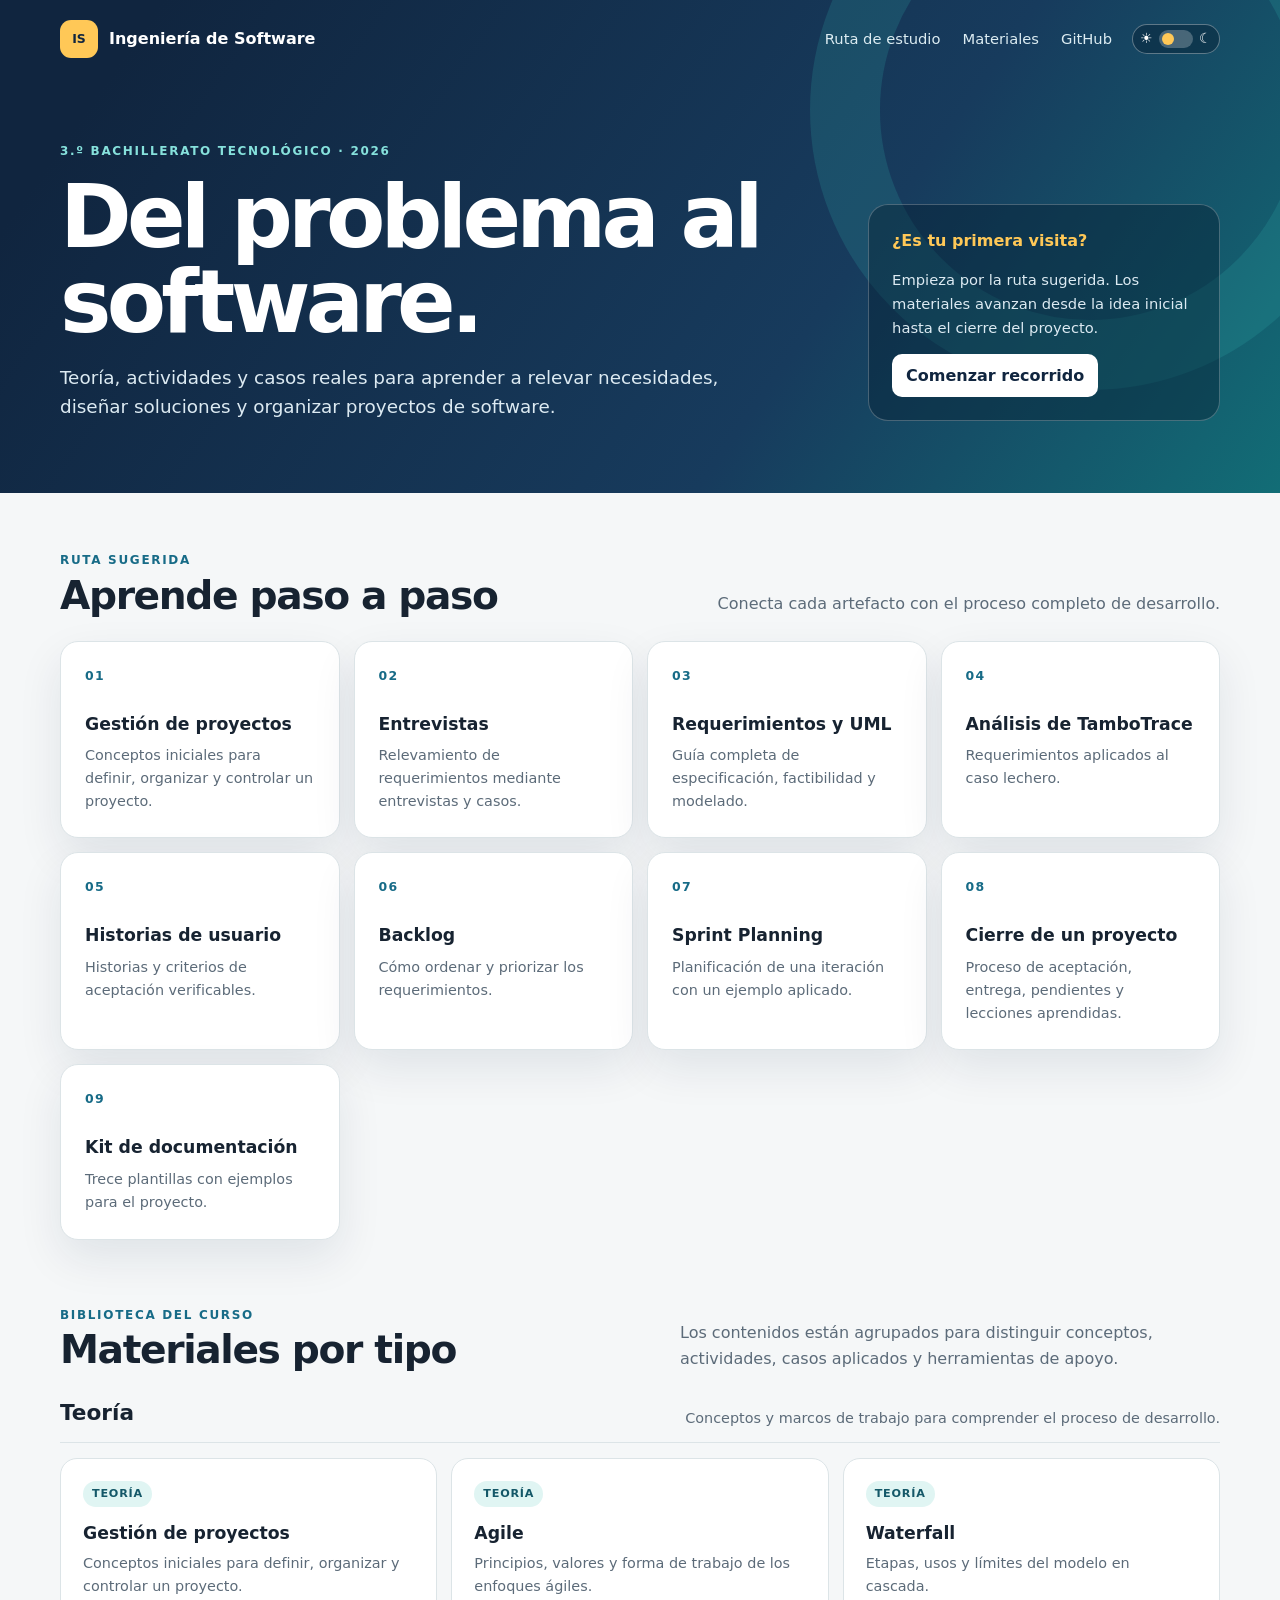
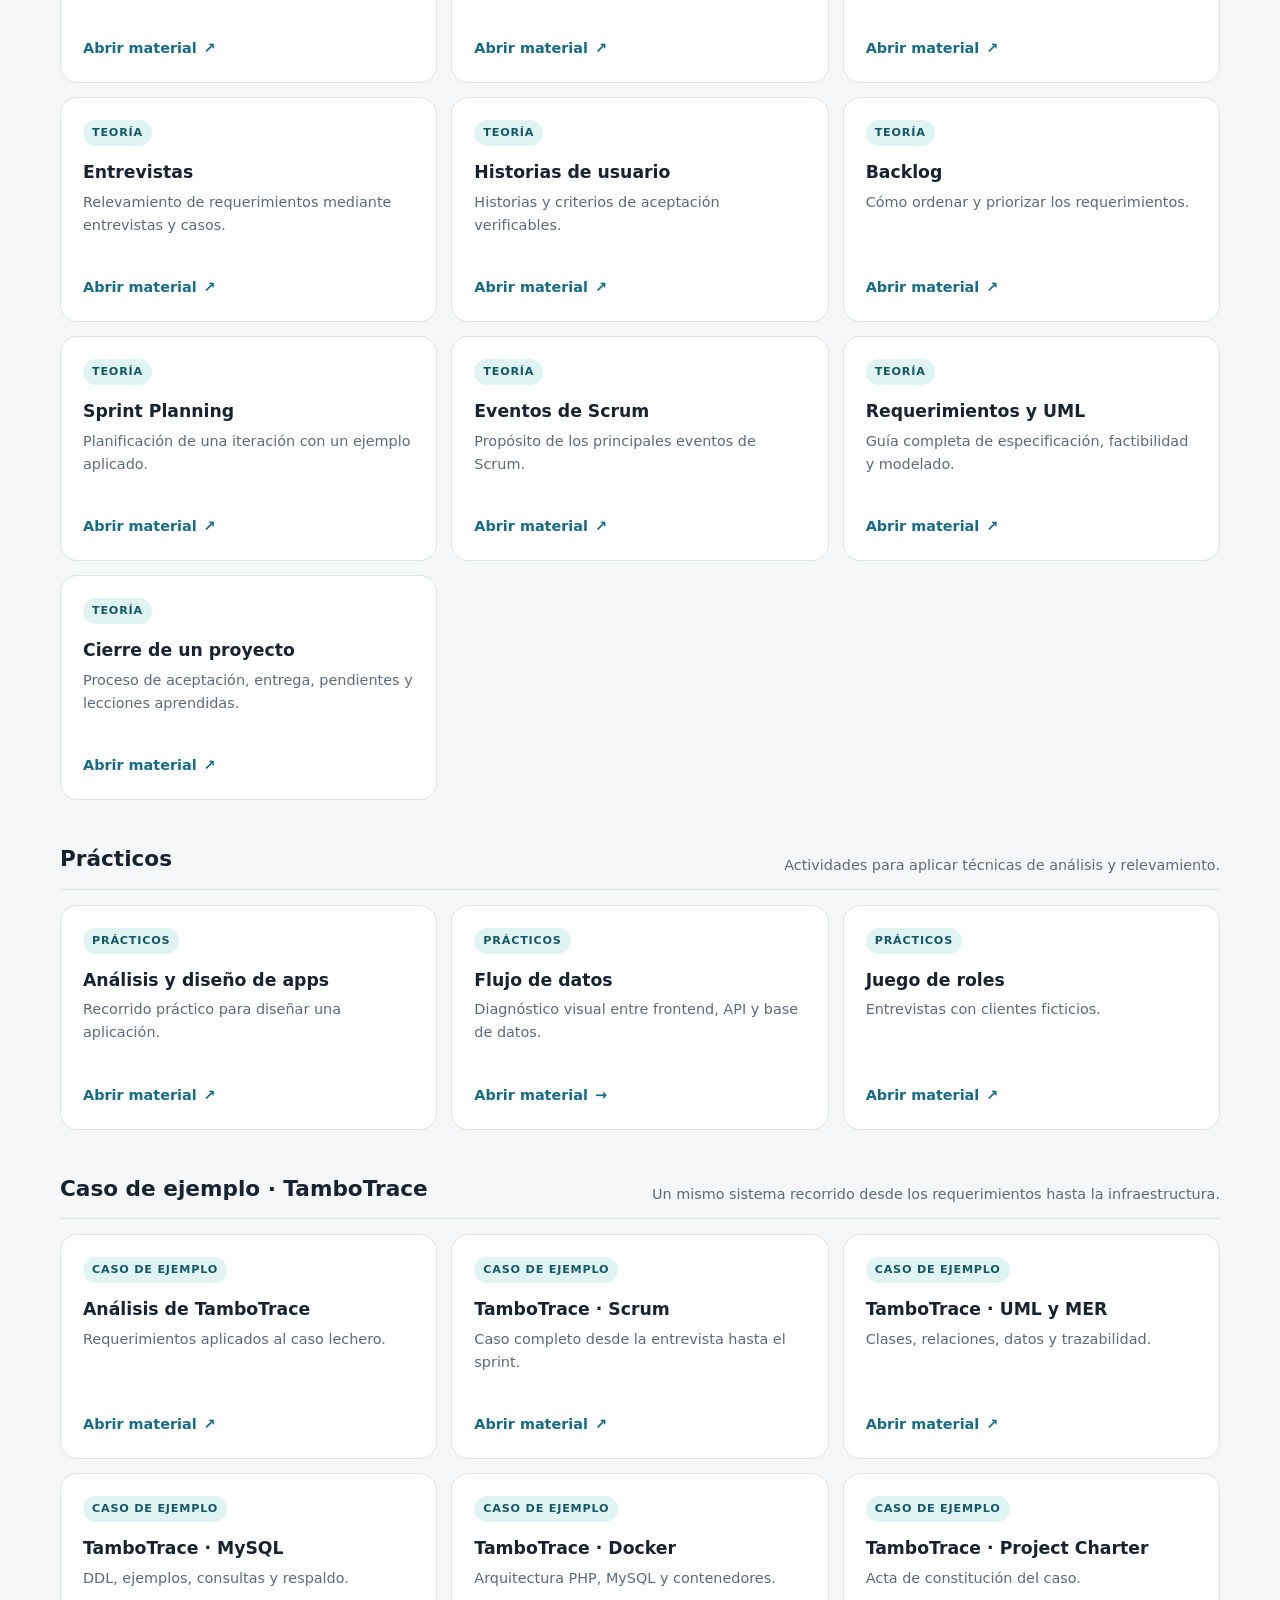
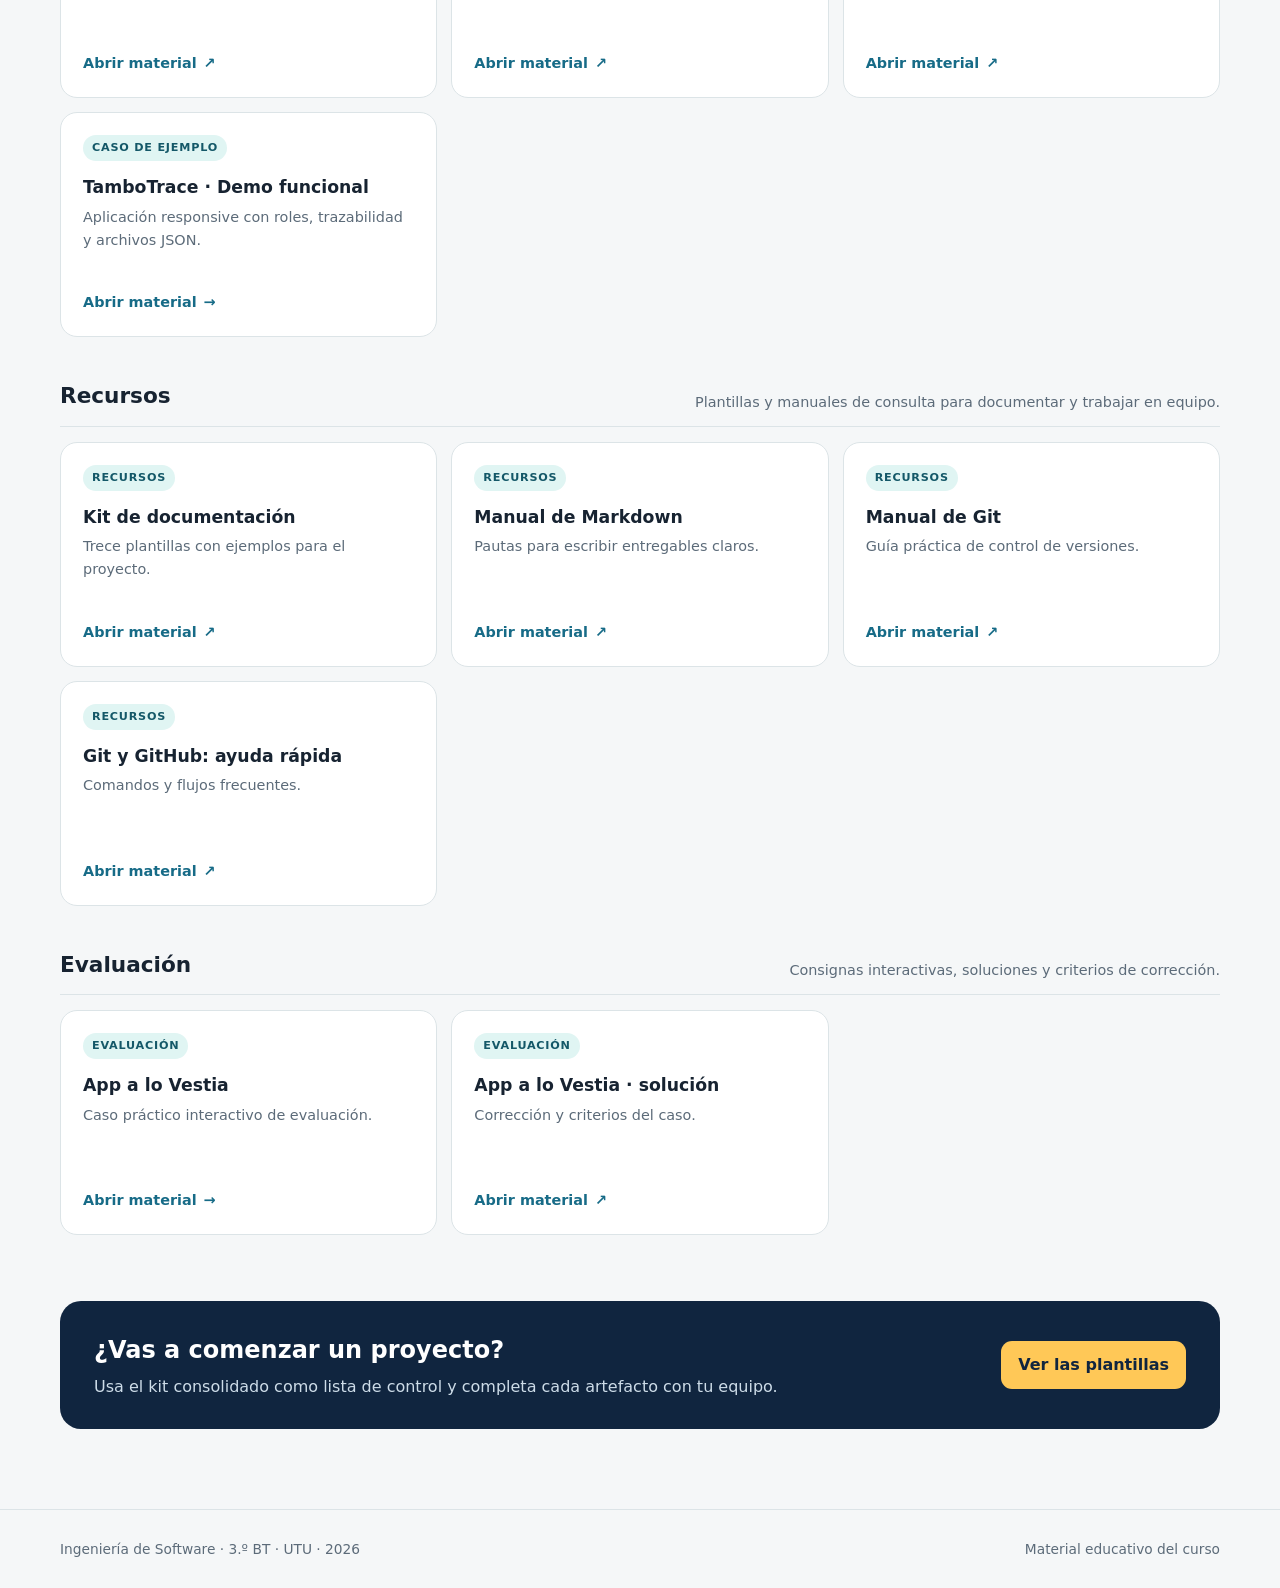
<file: index.html>
<!doctype html>
<html lang="es">
<head>
  <meta charset="utf-8">
  <meta name="viewport" content="width=device-width, initial-scale=1">
  <meta name="description" content="Materiales de Ingeniería de Software para 3.º de Bachillerato Tecnológico, UTU.">
  <meta name="theme-color" content="#10253f">
  <meta property="og:type" content="website">
  <meta property="og:locale" content="es_UY">
  <meta property="og:title" content="Ingeniería de Software · 3.º BT">
  <meta property="og:description" content="Ruta de estudio, actividades y recursos del curso de Ingeniería de Software.">
  <link rel="canonical" href="https://portalutu.github.io/ing_software-3ro-bt/">
  <title>Ingeniería de Software · 3.º BT</title>
  <script>try{const t=localStorage.getItem('utu-theme');document.documentElement.dataset.theme=t||(matchMedia('(prefers-color-scheme:dark)').matches?'dark':'light')}catch(e){document.documentElement.dataset.theme='light'}</script>
  <style>
    :root{--navy:#10253f;--navy2:#173b5d;--blue:#176b87;--cyan:#35b8b2;--yellow:#ffc857;--ink:#172331;--muted:#5c6b79;--paper:#f5f7f8;--card:#fff;--line:#dce4e7;--tag-ink:#145868;--tag-bg:#e0f5f3;--shadow:0 18px 45px #10253f17;color-scheme:light}
    :root[data-theme=dark]{--blue:#62cbd7;--ink:#e9f0f5;--muted:#a9bac7;--paper:#0b1520;--card:#122231;--line:#294052;--tag-ink:#8de2dc;--tag-bg:#163b42;--shadow:0 18px 45px #00000042;color-scheme:dark}
    *{box-sizing:border-box}html{scroll-behavior:smooth}body{margin:0;color:var(--ink);background:var(--paper);font:16px/1.6 system-ui,-apple-system,"Segoe UI",sans-serif;transition:color .2s,background-color .2s}a{color:inherit}.wrap{width:min(1160px,calc(100% - 36px));margin:auto}.skip{position:fixed;z-index:20;top:10px;left:10px;padding:9px 13px;color:var(--ink);background:var(--card);border-radius:8px;transform:translateY(-160%)}.skip:focus{transform:none}a:focus-visible,button:focus-visible{outline:3px solid var(--yellow);outline-offset:3px}
    header{position:relative;overflow:hidden;color:#fff;background:linear-gradient(125deg,var(--navy) 10%,var(--navy2) 64%,#126d76)}header:after{content:"";position:absolute;width:420px;height:420px;right:-90px;top:-170px;border:70px solid #35b8b22e;border-radius:50%}nav{position:relative;z-index:1;display:flex;justify-content:space-between;align-items:center;padding:20px 0}.brand{display:flex;align-items:center;gap:11px;font-weight:800;text-decoration:none}.mark{display:grid;place-items:center;width:38px;height:38px;border-radius:11px;color:var(--navy);background:var(--yellow);font-size:.78rem}.nav-actions,.navlinks{display:flex;align-items:center}.nav-actions{gap:20px}.navlinks{gap:22px}.navlinks a{color:#dcecf2;font-size:.92rem;text-decoration:none}.theme-toggle{display:flex;align-items:center;gap:6px;padding:5px 7px;border:1px solid #ffffff55;border-radius:999px;color:#fff;background:#071d306b;cursor:pointer}.theme-toggle:hover{border-color:#86e1dc}.theme-icon{font-size:.85rem;line-height:1}.theme-track{position:relative;width:34px;height:18px;border-radius:999px;background:#ffffff3d}.theme-knob{position:absolute;top:3px;left:3px;width:12px;height:12px;border-radius:50%;background:var(--yellow);transition:transform .2s}.theme-toggle[aria-checked=true] .theme-knob{transform:translateX(16px)}.hero{position:relative;z-index:1;display:grid;grid-template-columns:1.5fr .7fr;gap:54px;align-items:end;padding:64px 0 72px}.eyebrow,.kicker{color:#86e1dc;font-size:.75rem;font-weight:850;letter-spacing:.14em;text-transform:uppercase}h1{max-width:760px;margin:14px 0 18px;font-size:clamp(2.8rem,7vw,5.4rem);line-height:.98;letter-spacing:-.055em}.lead{max-width:670px;margin:0;color:#dceaf2;font-size:1.15rem}.hero-card{padding:23px;border:1px solid #ffffff3d;border-radius:20px;background:#071d306b}.hero-card strong{display:block;color:var(--yellow)}.hero-card p{color:#dceaf2;font-size:.92rem}.hero-card a{display:inline-flex;padding:9px 14px;border-radius:10px;color:var(--navy);background:#fff;font-weight:750;text-decoration:none}
    main{padding:58px 0 80px}section{margin-bottom:66px}.section-head{display:flex;justify-content:space-between;align-items:end;gap:24px;margin-bottom:24px}.section-head h2{margin:3px 0 0;font-size:clamp(1.7rem,4vw,2.45rem);line-height:1.1;letter-spacing:-.035em}.section-head p{max-width:540px;margin:0;color:var(--muted)}.kicker{color:var(--blue)}.route{display:grid;grid-template-columns:repeat(4,1fr);gap:14px;counter-reset:step}.step{min-height:176px;padding:24px;border:1px solid var(--line);border-radius:18px;background:var(--card);box-shadow:var(--shadow);text-decoration:none;transition:.18s}.step:hover,.material:hover{transform:translateY(-4px);border-color:var(--cyan)}.step:before{counter-increment:step;content:"0" counter(step);display:block;margin-bottom:25px;color:var(--blue);font-size:.78rem;font-weight:900;letter-spacing:.1em}.step strong{display:block;font-size:1.08rem}.step span{display:block;margin-top:6px;color:var(--muted);font-size:.9rem}
    .material-group{margin-bottom:42px}.group-head{display:flex;justify-content:space-between;align-items:end;gap:20px;margin-bottom:15px;padding-bottom:12px;border-bottom:1px solid var(--line)}.group-head h3{margin:0;font-size:1.35rem}.group-head p{max-width:570px;margin:0;color:var(--muted);font-size:.9rem}.materials{display:grid;grid-template-columns:repeat(3,1fr);gap:14px}.material{display:flex;flex-direction:column;min-height:225px;padding:22px;border:1px solid var(--line);border-radius:17px;background:var(--card);transition:.18s}.tag{align-self:flex-start;padding:4px 9px;border-radius:999px;color:var(--tag-ink);background:var(--tag-bg);font-size:.7rem;font-weight:850;letter-spacing:.07em;text-transform:uppercase}.material h4{margin:16px 0 7px;font-size:1.08rem;line-height:1.25}.material p{margin:0 0 17px;color:var(--muted);font-size:.9rem}.material a{display:inline-flex;gap:7px;margin-top:auto;color:var(--blue);font-size:.9rem;font-weight:800;text-decoration:none}.material a:after{content:"↗"}.material a.local:after{content:"→"}.callout{display:grid;grid-template-columns:1fr auto;gap:30px;align-items:center;padding:30px 34px;border-radius:21px;color:#fff;background:var(--navy)}.callout h2{margin:0}.callout p{margin:4px 0 0;color:#cddce8}.callout a{padding:11px 17px;border-radius:11px;color:var(--navy);background:var(--yellow);font-weight:850;text-decoration:none}footer{padding:28px 0;border-top:1px solid var(--line);color:var(--muted);font-size:.86rem}footer .wrap{display:flex;justify-content:space-between}
    @media(max-width:1000px){.hero{grid-template-columns:1fr}.route,.materials{grid-template-columns:repeat(2,1fr)}}@media(max-width:620px){.wrap{width:min(100% - 24px,1160px)}.navlinks{display:none}.hero{padding:45px 0 52px}.route,.materials{grid-template-columns:1fr}.section-head,.group-head{align-items:start;flex-direction:column;gap:9px}.callout{grid-template-columns:1fr}footer .wrap{flex-direction:column}}@media(prefers-reduced-motion:reduce){html{scroll-behavior:auto}*{transition:none!important}}
  </style>
</head>
<body>
  <a class="skip" href="#contenido">Saltar al contenido</a>
  <header><nav class="wrap" aria-label="Navegación principal"><a class="brand" href="#"><span class="mark">IS</span>Ingeniería de Software</a><div class="nav-actions"><div class="navlinks"><a href="#ruta">Ruta de estudio</a><a href="#materiales">Materiales</a><a href="https://github.com/portalutu/ing_software-3ro-bt">GitHub</a></div><button class="theme-toggle" id="themeToggle" type="button" role="switch" aria-checked="false" aria-label="Activar tema oscuro"><span class="theme-icon" aria-hidden="true">☀</span><span class="theme-track" aria-hidden="true"><span class="theme-knob"></span></span><span class="theme-icon" aria-hidden="true">☾</span></button></div></nav>
    <div class="hero wrap"><div><div class="eyebrow">3.º Bachillerato Tecnológico · 2026</div><h1>Del problema al software.</h1><p class="lead">Teoría, actividades y casos reales para aprender a relevar necesidades, diseñar soluciones y organizar proyectos de software.</p></div><aside class="hero-card"><strong>¿Es tu primera visita?</strong><p>Empieza por la ruta sugerida. Los materiales avanzan desde la idea inicial hasta el cierre del proyecto.</p><a href="#ruta">Comenzar recorrido</a></aside></div>
  </header>
  <main id="contenido" class="wrap">
    <section id="ruta"><div class="section-head"><div><div class="kicker">Ruta sugerida</div><h2>Aprende paso a paso</h2></div><p>Conecta cada artefacto con el proceso completo de desarrollo.</p></div><div class="route" id="route"></div></section>
    <section id="materiales"><div class="section-head"><div><div class="kicker">Biblioteca del curso</div><h2>Materiales por tipo</h2></div><p>Los contenidos están agrupados para distinguir conceptos, actividades, casos aplicados y herramientas de apoyo.</p></div>
      <div id="materialGroups"></div>
    </section>
    <aside class="callout"><div><h2>¿Vas a comenzar un proyecto?</h2><p>Usa el kit consolidado como lista de control y completa cada artefacto con tu equipo.</p></div><a href="https://github.com/portalutu/ing_software-3ro-bt/blob/main/documentos/Project_Management_Templates_full.md">Ver las plantillas</a></aside>
  </main>
  <footer><div class="wrap"><span>Ingeniería de Software · 3.º BT · UTU · 2026</span><span>Material educativo del curso</span></div></footer>
  <script>
    const themeToggle=document.querySelector('#themeToggle');
    function applyTheme(theme,save=false){const dark=theme==='dark';document.documentElement.dataset.theme=theme;themeToggle.setAttribute('aria-checked',String(dark));themeToggle.setAttribute('aria-label',dark?'Activar tema claro':'Activar tema oscuro');themeToggle.title=dark?'Cambiar a tema claro':'Cambiar a tema oscuro';if(save)try{localStorage.setItem('utu-theme',theme)}catch(e){}}
    applyTheme(document.documentElement.dataset.theme||'light');
    themeToggle.addEventListener('click',()=>applyTheme(document.documentElement.dataset.theme==='dark'?'light':'dark',true));
    const gh='https://github.com/portalutu/ing_software-3ro-bt/blob/main/';
    const docs=[
      ['teoria','Gestión de proyectos','Conceptos iniciales para definir, organizar y controlar un proyecto.','Teoricos/Introducci%C3%B3n%20a%20la%20Gesti%C3%B3n%20de%20Proyectos.md'],['teoria','Agile','Principios, valores y forma de trabajo de los enfoques ágiles.','Teoricos/agile.md'],['teoria','Waterfall','Etapas, usos y límites del modelo en cascada.','Teoricos/waterfall.md'],['teoria','Entrevistas','Relevamiento de requerimientos mediante entrevistas y casos.','Teoricos/entrevistas.md'],['teoria','Historias de usuario','Historias y criterios de aceptación verificables.','Teoricos/user-stories.md'],['teoria','Backlog','Cómo ordenar y priorizar los requerimientos.','Teoricos/backlog.md'],['teoria','Sprint Planning','Planificación de una iteración con un ejemplo aplicado.','Teoricos/sprint-planning.md'],['teoria','Eventos de Scrum','Propósito de los principales eventos de Scrum.','Teoricos/scrum-events.md'],['teoria','Requerimientos y UML','Guía completa de especificación, factibilidad y modelado.','Teoricos/ADA.md'],['teoria','Cierre de un proyecto','Proceso de aceptación, entrega, pendientes y lecciones aprendidas.','Teoricos/cierre-de-proyecto.md'],
      ['caso','Análisis de TamboTrace','Requerimientos aplicados al caso lechero.','ADA/analisis.md'],['practica','Análisis y diseño de apps','Recorrido práctico para diseñar una aplicación.','ADA/guia_analisis_disenio_apps.md'],['practica','Flujo de datos','Diagnóstico visual entre frontend, API y base de datos.','ADA/flujo_de_datos.html',1],['practica','Juego de roles','Entrevistas con clientes ficticios.','Practicos/juego_roles_relevamiento_requerimientos_3_emt.md'],['caso','TamboTrace · Scrum','Caso completo desde la entrevista hasta el sprint.','Practicos/proyecto_scrum_trazabilidad_lechera.md'],['caso','TamboTrace · UML y MER','Clases, relaciones, datos y trazabilidad.','Practicos/ada-tambotrace.md'],['caso','TamboTrace · MySQL','DDL, ejemplos, consultas y respaldo.','Practicos/ada-tambotrace-mysql.md'],['caso','TamboTrace · Docker','Arquitectura PHP, MySQL y contenedores.','Practicos/ada-tambotrace-docker.md'],['caso','TamboTrace · Project Charter','Acta de constitución del caso.','Practicos/ada-tambotrace-project-charter.md'],['caso','TamboTrace · Demo funcional','Aplicación responsive con roles, trazabilidad y archivos JSON.','tambotrace/index.html',1],
      ['recurso','Kit de documentación','Trece plantillas con ejemplos para el proyecto.','documentos/Project_Management_Templates_full.md'],['recurso','Manual de Markdown','Pautas para escribir entregables claros.','documentos/manual_estilo_markdown.md'],['recurso','Manual de Git','Guía práctica de control de versiones.','documentos/manual_git_v2.md'],['recurso','Git y GitHub: ayuda rápida','Comandos y flujos frecuentes.','documentos/git-gh-cheatsheet.md'],
      ['evaluacion','App a lo Vestia','Caso práctico interactivo de evaluación.','Eval/app_a_lo_vestia.html',1],['evaluacion','App a lo Vestia · solución','Corrección y criterios del caso.','Eval/app_a_lo_vestia_correccion.md']
    ];
    const route=[docs[0],docs[3],docs[8],docs[10],docs[4],docs[5],docs[6],docs[9],docs[20]];
    const link=d=>d[4]?d[3]:gh+d[3];
    document.querySelector('#route').innerHTML=route.map(d=>`<a class="step" href="${link(d)}"><strong>${d[1]}</strong><span>${d[2]}</span></a>`).join('');
    const groups=[['teoria','Teoría','Conceptos y marcos de trabajo para comprender el proceso de desarrollo.'],['practica','Prácticos','Actividades para aplicar técnicas de análisis y relevamiento.'],['caso','Caso de ejemplo · TamboTrace','Un mismo sistema recorrido desde los requerimientos hasta la infraestructura.'],['recurso','Recursos','Plantillas y manuales de consulta para documentar y trabajar en equipo.'],['evaluacion','Evaluación','Consignas interactivas, soluciones y criterios de corrección.']];
    document.querySelector('#materialGroups').innerHTML=groups.map(([key,title,description])=>{const items=docs.filter(d=>d[0]===key);return `<section class="material-group" aria-labelledby="group-${key}"><div class="group-head"><h3 id="group-${key}">${title}</h3><p>${description}</p></div><div class="materials">${items.map(d=>`<article class="material"><span class="tag">${title.split(' · ')[0]}</span><h4>${d[1]}</h4><p>${d[2]}</p><a class="${d[4]?'local':''}" href="${link(d)}">Abrir material</a></article>`).join('')}</div></section>`}).join('');
  </script>
</body>
</html>
</file>
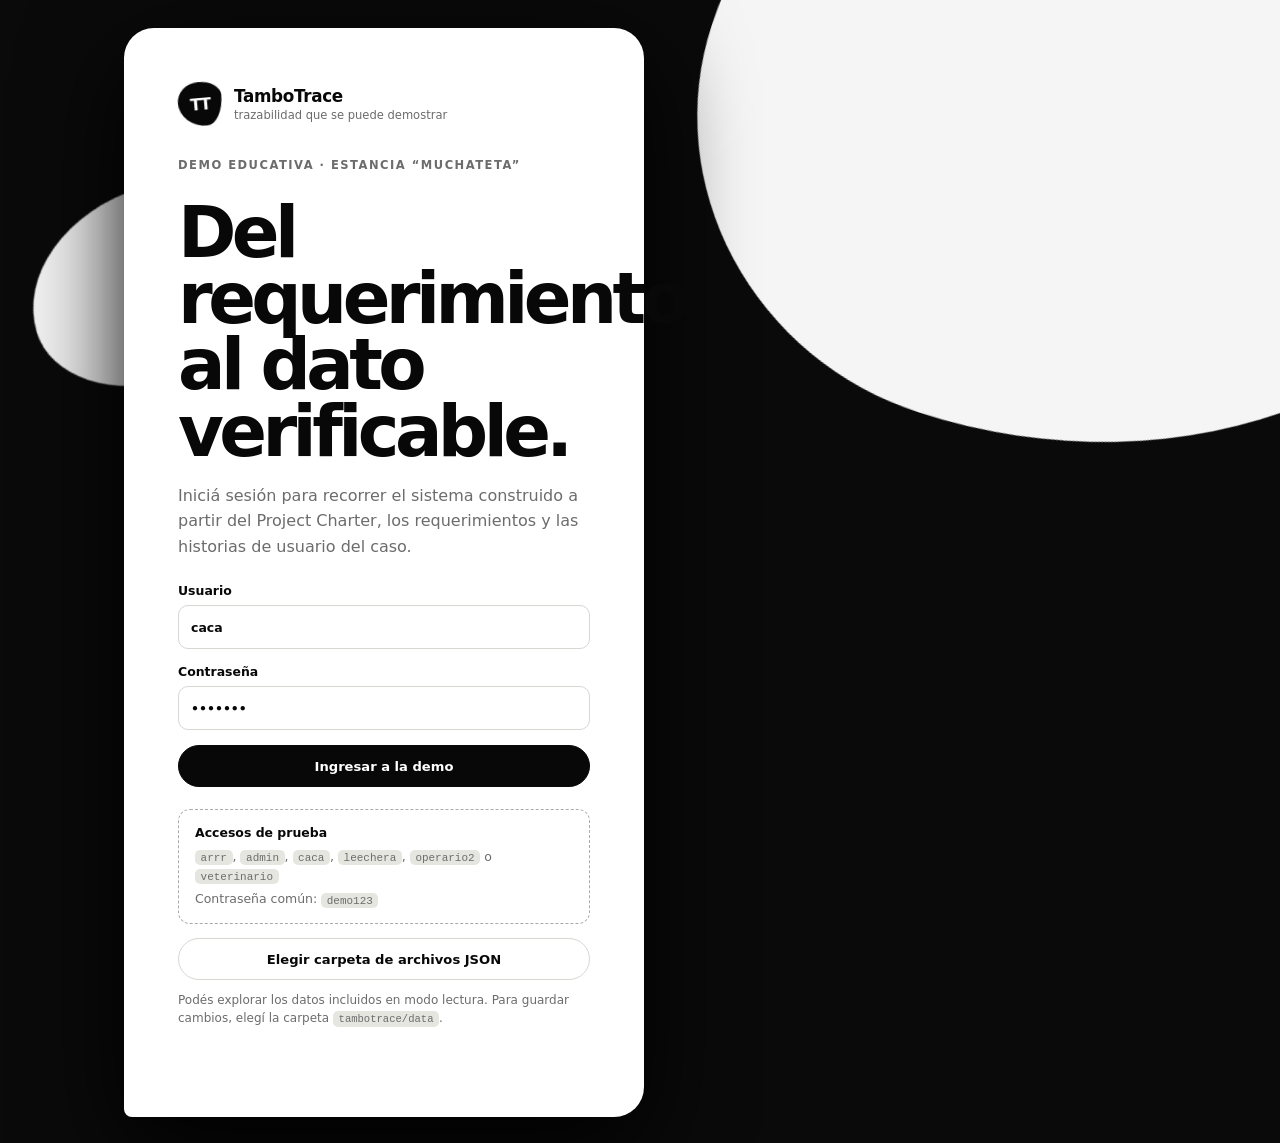
<file: tambotrace/index.html>
<!doctype html>
<html lang="es">
<head>
  <meta charset="utf-8">
  <meta name="viewport" content="width=device-width, initial-scale=1">
  <meta name="description" content="Demo educativa de TamboTrace: trazabilidad lechera basada en la documentación del proyecto.">
  <meta name="theme-color" content="#0a0a0a">
  <title>TamboTrace · Demo educativa</title>
  <link rel="stylesheet" href="styles.css">
</head>
<body>
  <a class="skip-link" href="#mainContent">Saltar al contenido</a>

  <section class="login-screen" id="loginScreen" aria-labelledby="loginTitle">
    <div class="login-spots" aria-hidden="true"></div>
    <article class="login-card">
      <div class="brand brand--login">
        <span class="brand-mark" aria-hidden="true">TT</span>
        <div><strong>TamboTrace</strong><small>trazabilidad que se puede demostrar</small></div>
      </div>
      <p class="eyebrow">Demo educativa · Estancia “MuchaTeta”</p>
      <h1 id="loginTitle">Del requerimiento<br>al dato verificable.</h1>
      <p class="login-copy">Iniciá sesión para recorrer el sistema construido a partir del Project Charter, los requerimientos y las historias de usuario del caso.</p>

      <form id="loginForm" class="stack-form">
        <label>Usuario<input name="username" autocomplete="username" value="caca" required></label>
        <label>Contraseña<input name="password" type="password" autocomplete="current-password" value="demo123" required></label>
        <button class="button button--primary button--wide" type="submit">Ingresar a la demo</button>
      </form>

      <div class="demo-access">
        <strong>Accesos de prueba</strong>
        <p><code>arrr</code>, <code>admin</code>, <code>caca</code>, <code>leechera</code>, <code>operario2</code> o <code>veterinario</code></p>
        <p>Contraseña común: <code>demo123</code></p>
      </div>

      <button class="button button--ghost button--wide" id="connectFromLogin" type="button">Elegir carpeta de archivos JSON</button>
      <p class="storage-help" id="loginStorageHelp">Podés explorar los datos incluidos en modo lectura. Para guardar cambios, elegí la carpeta <code>tambotrace/data</code>.</p>
      <p class="form-error" id="loginError" role="alert"></p>
    </article>
  </section>

  <div class="app-shell" id="appShell" hidden>
    <aside class="sidebar" id="sidebar">
      <div class="brand">
        <span class="brand-mark" aria-hidden="true">TT</span>
        <div><strong>TamboTrace</strong><small>Estancia “MuchaTeta”</small></div>
      </div>

      <nav class="nav" aria-label="Secciones principales">
        <button class="nav-item is-active" data-view="dashboard" type="button"><span aria-hidden="true">⌂</span>Resumen</button>
        <button class="nav-item" data-view="vacas" data-roles="ADMINISTRADOR,ENCARGADO,OPERARIO,VETERINARIO" type="button"><span aria-hidden="true">◉</span>Vacas</button>
        <button class="nav-item" data-view="ordenes" data-roles="ADMINISTRADOR,ENCARGADO,OPERARIO" type="button"><span aria-hidden="true">◫</span>Ordeñes</button>
        <button class="nav-item" data-view="lotes" data-roles="ADMINISTRADOR,ENCARGADO" type="button"><span aria-hidden="true">▣</span>Lotes</button>
        <button class="nav-item" data-view="trazabilidad" data-roles="ADMINISTRADOR,ENCARGADO,OPERARIO,VETERINARIO" type="button"><span aria-hidden="true">↳</span>Trazabilidad</button>
        <button class="nav-item" data-view="usuarios" data-roles="ADMINISTRADOR" type="button"><span aria-hidden="true">♙</span>Usuarios</button>
        <button class="nav-item" data-view="auditoria" data-roles="ADMINISTRADOR" type="button"><span aria-hidden="true">≡</span>Auditoría</button>
        <button class="nav-item" data-view="documentacion" type="button"><span aria-hidden="true">◇</span>Documentación</button>
      </nav>

      <div class="sidebar-note">
        <span>Objetivo del sistema</span>
        <p>Reconstruir de forma confiable de qué animales provino cada lote.</p>
      </div>
    </aside>

    <div class="app-column">
      <header class="topbar">
        <button class="icon-button menu-button" id="menuButton" type="button" aria-label="Abrir menú" aria-expanded="false">☰</button>
        <div class="storage-status">
          <span class="status-dot" id="storageDot" aria-hidden="true"></span>
          <div><strong id="storageTitle">Datos de demostración</strong><small id="storageSubtitle">Solo lectura · conectá la carpeta data para guardar</small></div>
        </div>
        <div class="topbar-actions">
          <button class="button button--small" id="connectFolder" type="button">Conectar JSON</button>
          <button class="user-menu" id="userMenu" type="button" aria-label="Información del usuario actual">
            <span class="avatar" id="userAvatar">CA</span>
            <span><strong id="userName">Usuario</strong><small id="userRole">ROL</small></span>
          </button>
          <button class="icon-button" id="logoutButton" type="button" aria-label="Cerrar sesión">↪</button>
        </div>
      </header>

      <main class="main" id="mainContent" tabindex="-1">
        <section class="view" id="view-dashboard"></section>
        <section class="view" id="view-vacas" hidden></section>
        <section class="view" id="view-ordenes" hidden></section>
        <section class="view" id="view-lotes" hidden></section>
        <section class="view" id="view-trazabilidad" hidden></section>
        <section class="view" id="view-usuarios" hidden></section>
        <section class="view" id="view-auditoria" hidden></section>
        <section class="view" id="view-documentacion" hidden></section>
      </main>
    </div>
  </div>

  <div class="sidebar-scrim" id="sidebarScrim" hidden></div>
  <dialog class="dialog" id="appDialog" aria-labelledby="dialogTitle">
    <form method="dialog" class="dialog-frame">
      <header><div><p class="eyebrow" id="dialogEyebrow">TamboTrace</p><h2 id="dialogTitle">Formulario</h2></div><button class="icon-button" value="cancel" aria-label="Cerrar">×</button></header>
      <div class="dialog-body" id="dialogBody"></div>
      <footer id="dialogFooter"></footer>
    </form>
  </dialog>

  <div class="toast-region" id="toastRegion" aria-live="polite" aria-atomic="true"></div>
  <script src="app.js" defer></script>
</body>
</html>
</file>
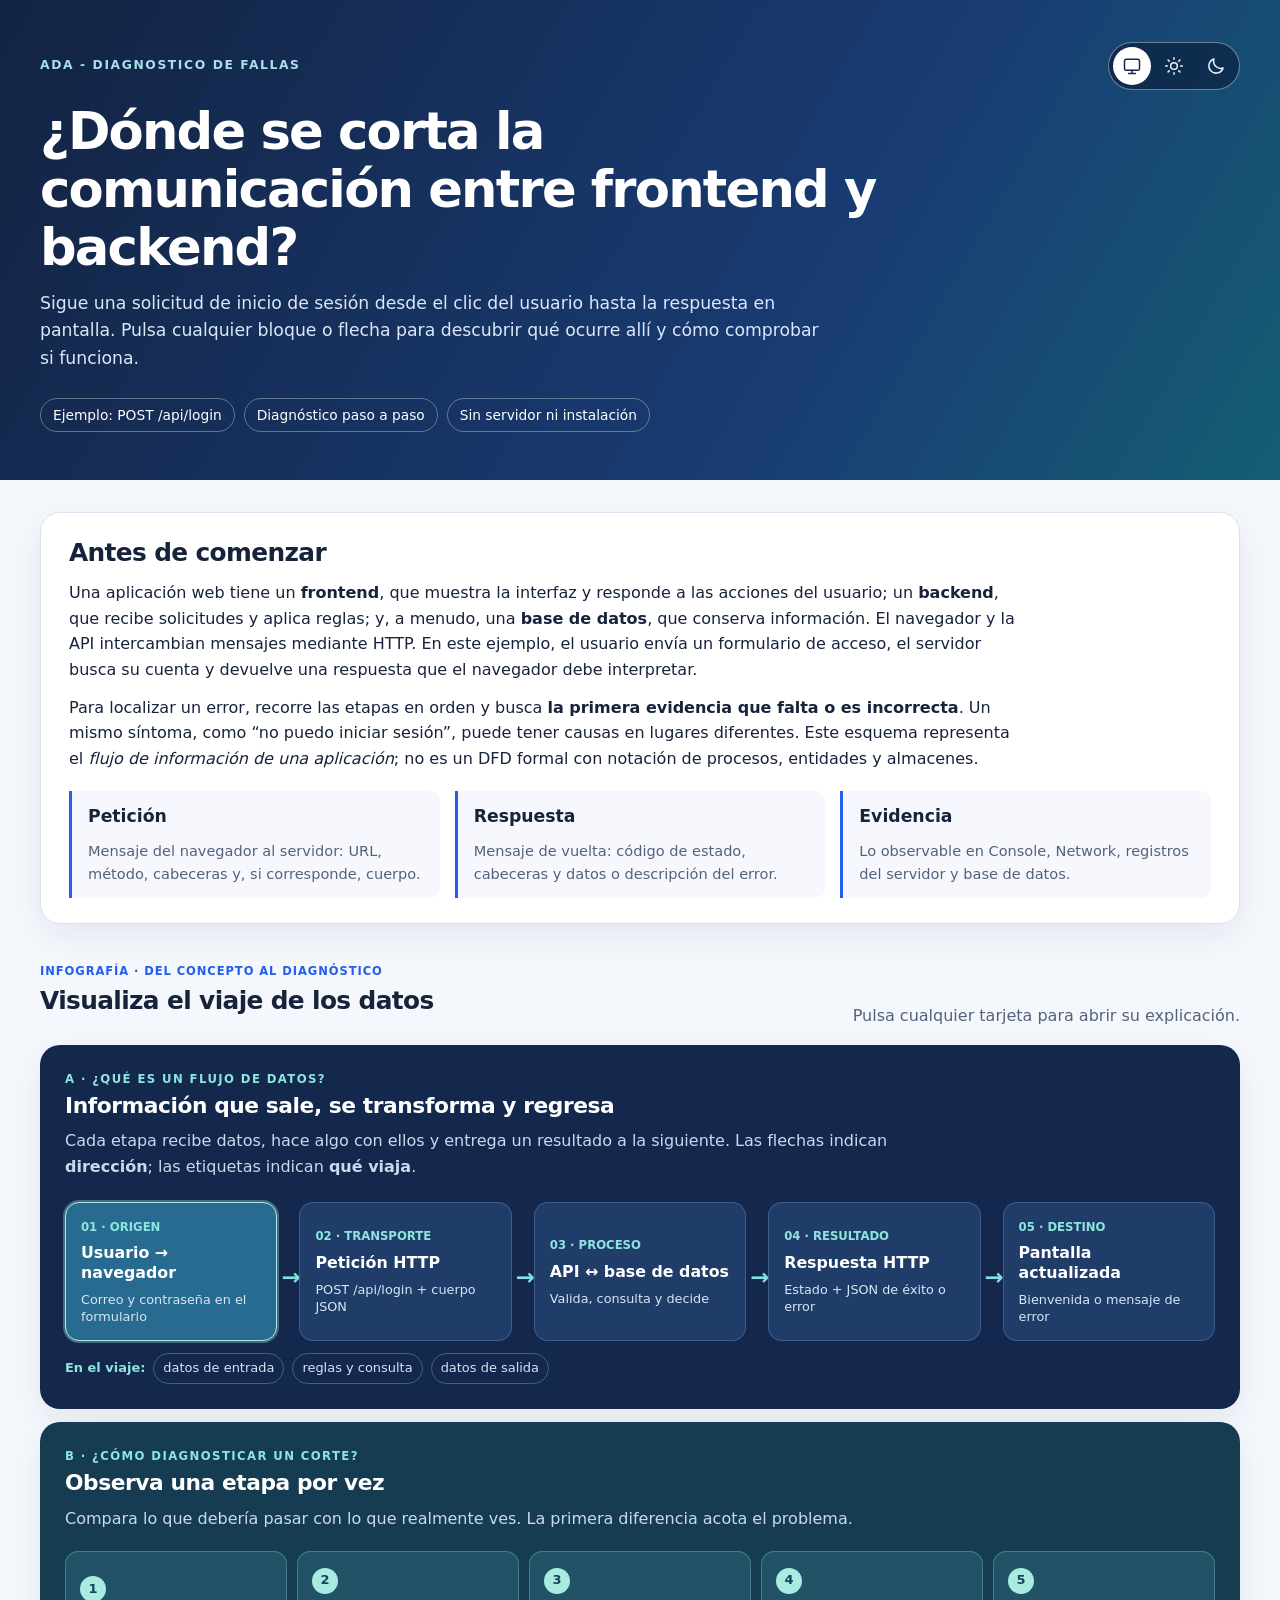
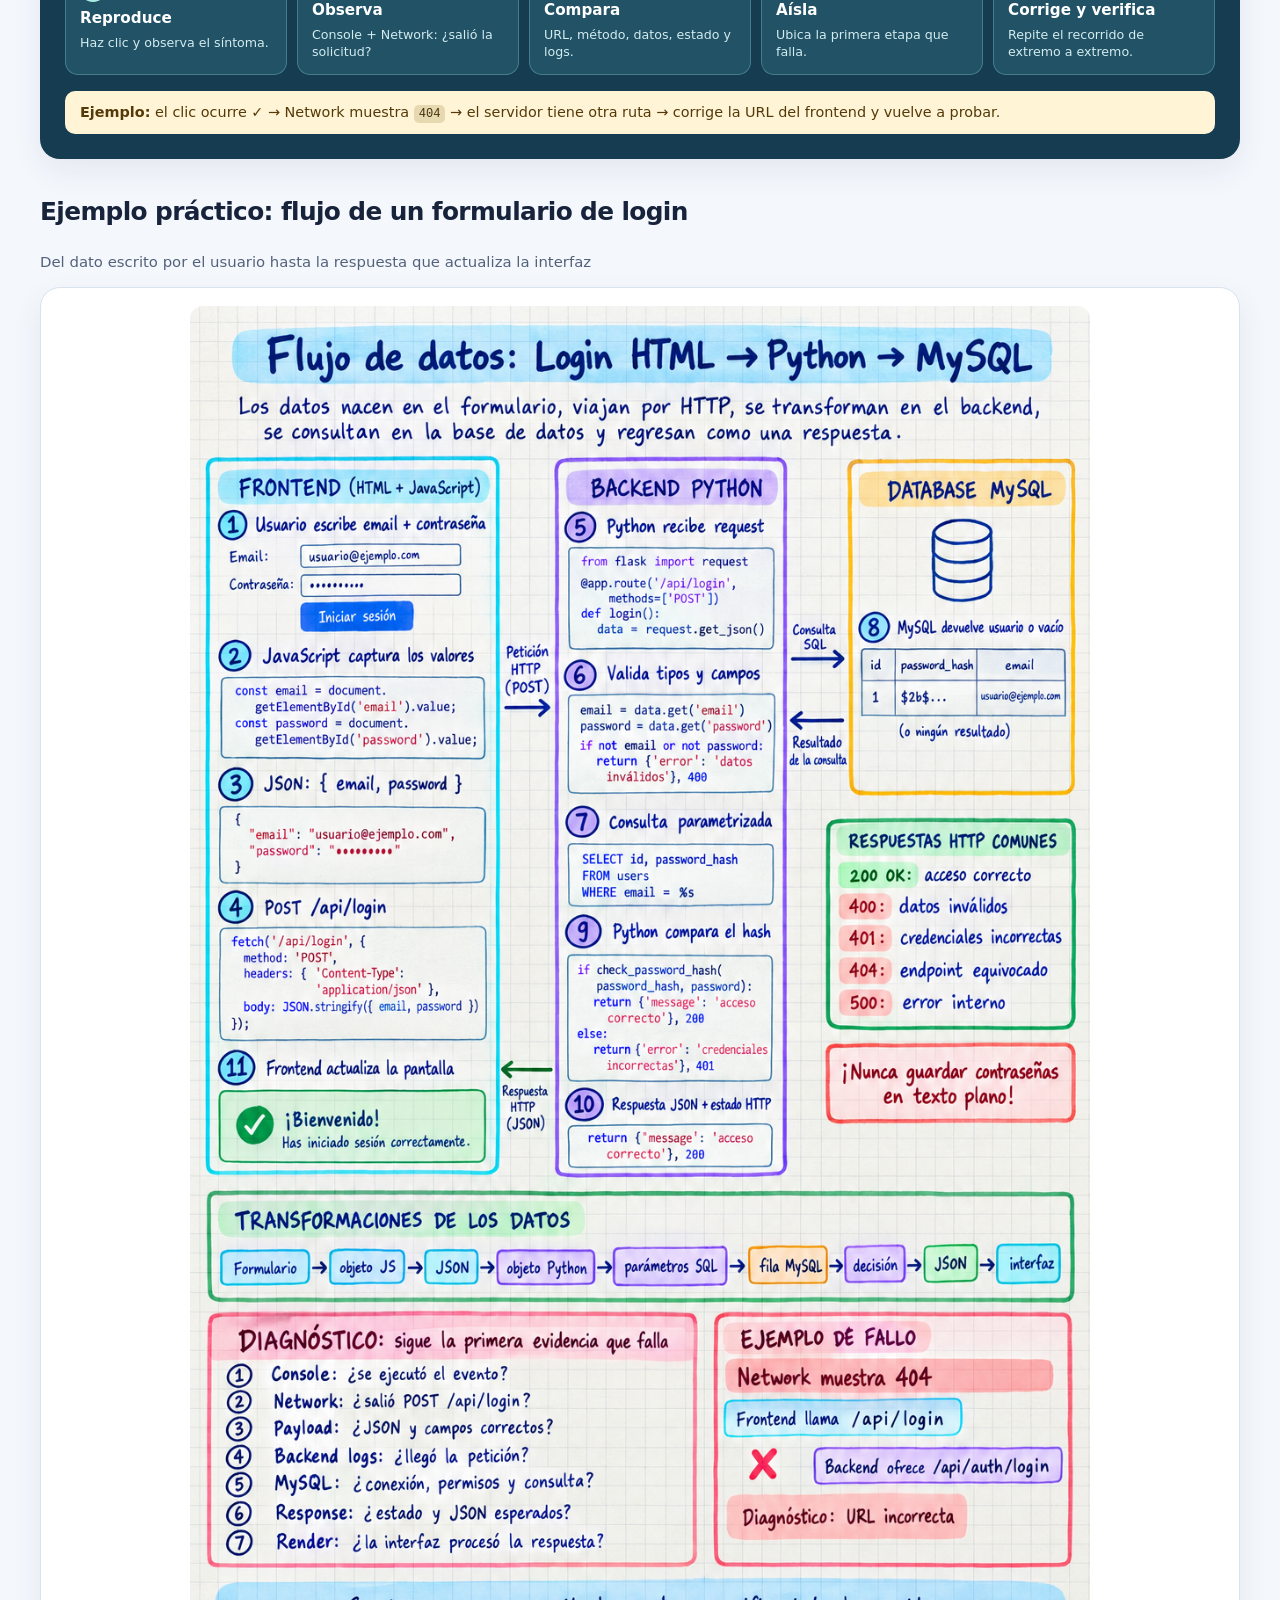
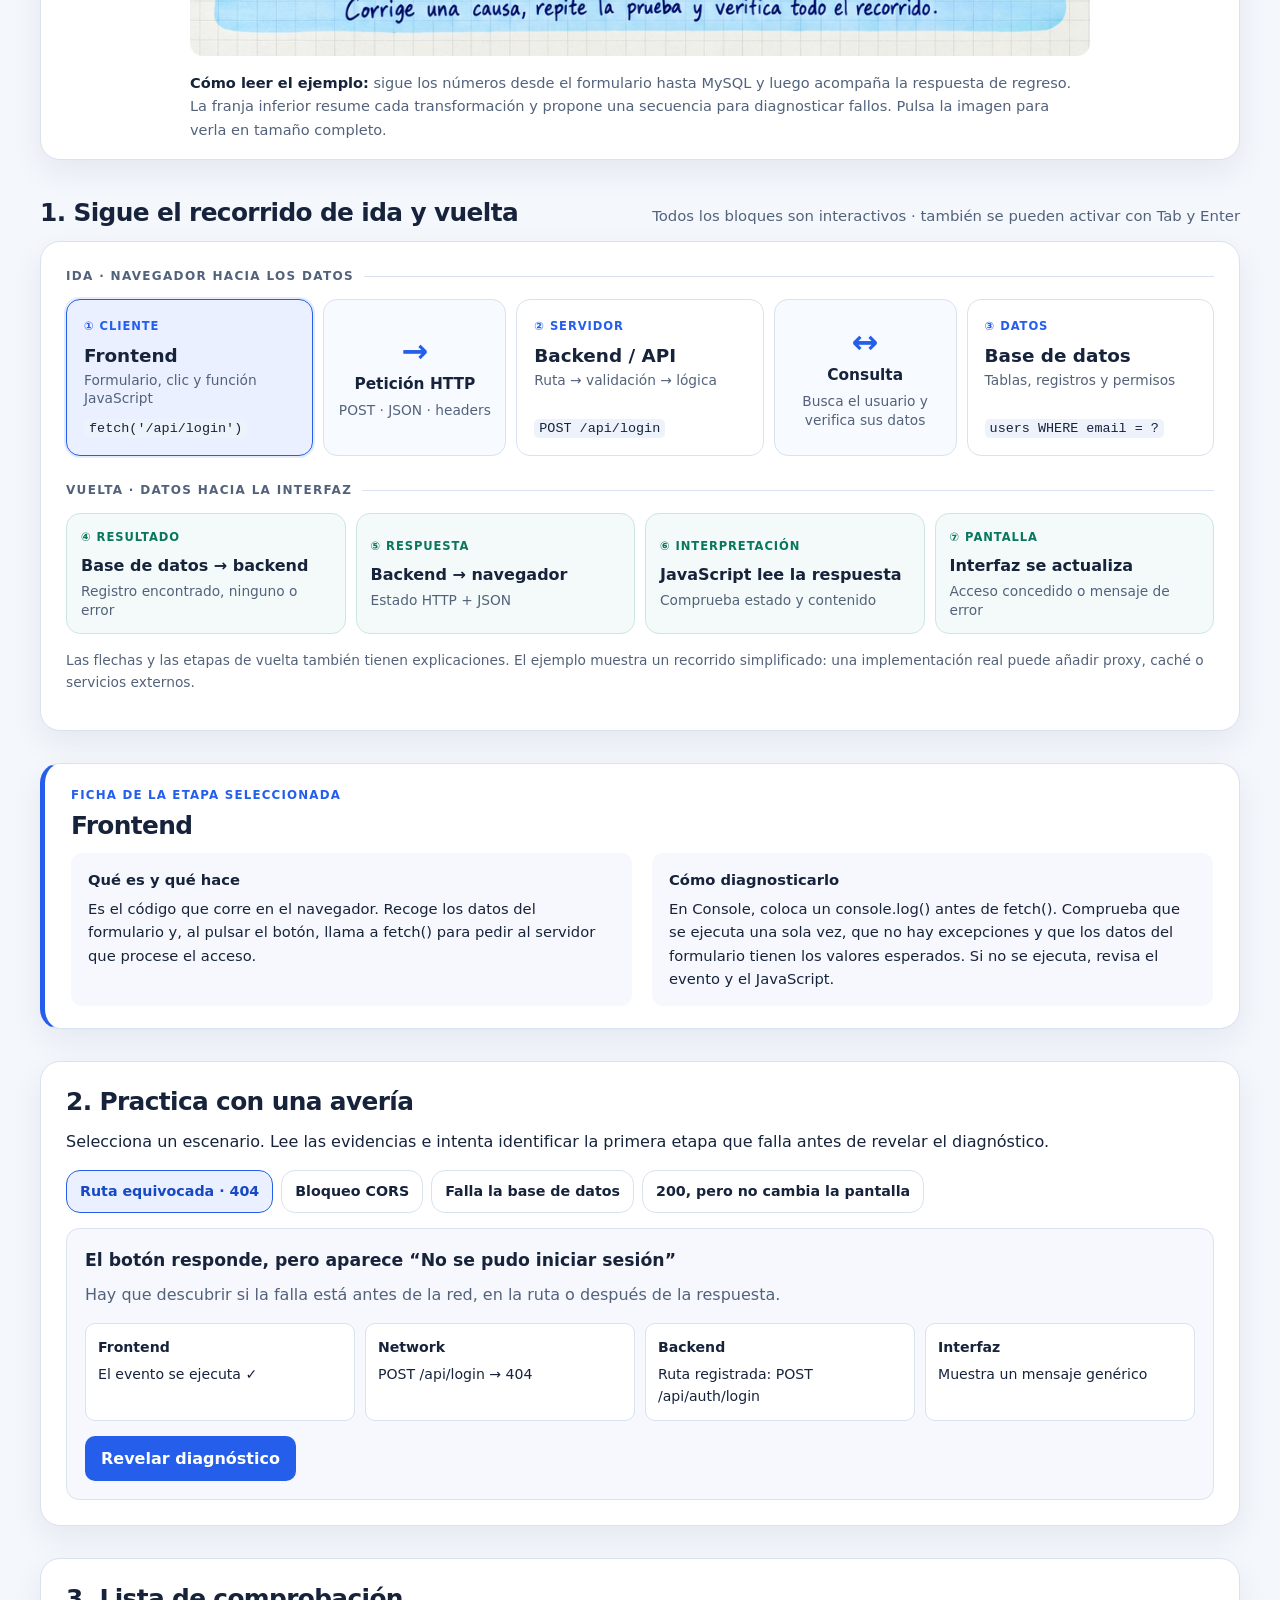
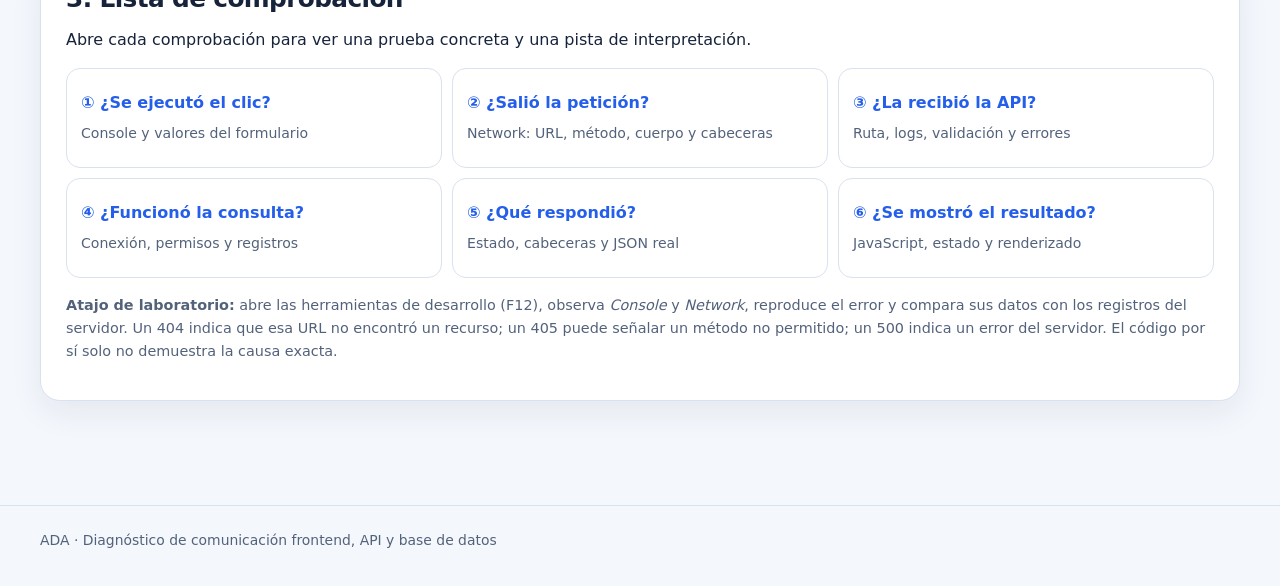
<file: ADA/flujo_de_datos.html>
<!doctype html>
<html lang="es">
<head>
  <meta charset="utf-8">
  <meta name="viewport" content="width=device-width, initial-scale=1">
  <meta name="color-scheme" content="light dark">
  <meta name="description" content="Diagrama interactivo para diagnosticar la comunicación entre frontend, API y base de datos.">
  <title>Diagnóstico de comunicación Frontend ↔ Backend</title>
  <script>
    (() => {
      try {
        const choice = localStorage.getItem('diagnostico-tema');
        document.documentElement.dataset.theme = choice === 'light' || choice === 'dark' ? choice : (matchMedia('(prefers-color-scheme: dark)').matches ? 'dark' : 'light');
      } catch {
        document.documentElement.dataset.theme = matchMedia('(prefers-color-scheme: dark)').matches ? 'dark' : 'light';
      }
    })();
  </script>
  <style>
    :root { color-scheme:light; --ink:#16233b; --muted:#53627b; --bg:#f4f7fc; --card:#fff; --line:#d9e2ef; --blue:#245eea; --blue-light:#eaf0ff; --green:#08775e; --shadow:0 12px 32px rgba(23,43,77,.07); --soft:#f6f8fd; --soft-blue:#f7faff; --soft-green:#f3faf9; --soft-green-line:#cce7e1; --code-bg:#eef2fa; --answer-bg:#eaf7f2; --answer-line:#b7e3d0; --answer-ink:#15513e; --button-active:#1649c3; --button-hover:#1648ba; }
    :root[data-theme="dark"] { color-scheme:dark; --ink:#e9f0fc; --muted:#bac9df; --bg:#0c1527; --card:#17253c; --line:#38506e; --blue:#a6c3ff; --blue-light:#203b64; --green:#94e4c4; --shadow:0 12px 32px rgba(0,0,0,.22); --soft:#1d304d; --soft-blue:#203657; --soft-green:#1b403e; --soft-green-line:#40746a; --code-bg:#2d4263; --answer-bg:#19483c; --answer-line:#447f6c; --answer-ink:#d8f9e9; --button-active:#c3d6ff; --button-hover:#315fae; }
    * { box-sizing:border-box; }
    html { scroll-behavior:smooth; }
    body { margin:0; background:var(--bg); color:var(--ink); font:16px/1.6 system-ui,-apple-system,Segoe UI,Roboto,sans-serif; }
    button { font:inherit; cursor:pointer; }
    button:focus-visible, a:focus-visible { outline:3px solid #ef9d25; outline-offset:3px; }
    .wrap { width:min(1200px,calc(100% - 36px)); margin:auto; }
    header { background:linear-gradient(120deg,#132342,#193c74 65%,#145e72); color:#fff; padding:42px 0 48px; }
    .eyebrow { letter-spacing:.13em; font-size:.77rem; font-weight:750; text-transform:uppercase; color:#a9dfec; }
    h1 { max-width:850px; font-size:clamp(2rem,4vw,3.25rem); line-height:1.13; letter-spacing:-.035em; margin:13px 0; }
    header p { max-width:790px; color:#dbe7f8; margin:0; font-size:1.08rem; }
    .header-meta { display:flex; flex-wrap:wrap; gap:9px; margin-top:25px; }
    .header-meta span { border:1px solid #ffffff55; border-radius:999px; padding:5px 12px; font-size:.86rem; }
    .header-top { display:flex; justify-content:space-between; align-items:center; gap:14px; flex-wrap:wrap; margin-bottom:12px; }
    .theme-switch { display:flex; align-items:center; gap:4px; border:1px solid #ffffff66; border-radius:999px; padding:4px; background:#091b3699; }
    .theme-switch button { display:grid; place-items:center; width:38px; height:38px; border:0; border-radius:999px; background:transparent; color:#ecf3ff; padding:0; }
    .theme-switch svg { width:20px; height:20px; fill:none; stroke:currentColor; stroke-width:1.8; stroke-linecap:round; stroke-linejoin:round; }
    .theme-switch button:hover { background:#ffffff27; }
    .theme-switch button[aria-pressed="true"] { background:#fff; color:#14284d; }
    main { padding:32px 0 72px; }
    section { margin-bottom:32px; }
    h2 { font-size:1.55rem; line-height:1.2; letter-spacing:-.025em; margin:0 0 13px; }
    h3 { margin:0 0 8px; font-size:1.08rem; }
    p { margin:0 0 12px; }
    .intro, .surface, .inspector, .exercise, .guide { background:var(--card); border:1px solid var(--line); border-radius:20px; box-shadow:var(--shadow); }
    .intro { padding:25px 28px; }
    .intro p { max-width:960px; }
    .concepts { display:grid; grid-template-columns:repeat(3,1fr); gap:15px; margin-top:20px; }
    .concept { border-left:3px solid var(--blue); background:var(--soft); padding:12px 16px; border-radius:0 10px 10px 0; }
    .concept p { color:var(--muted); margin:0; font-size:.91rem; }
    .infographic { margin:38px 0; }
    .infographic-heading { display:flex; justify-content:space-between; align-items:end; gap:16px; flex-wrap:wrap; margin-bottom:16px; }
    .infographic-heading p { color:var(--muted); margin:0; }
    .info-panel { border-radius:20px; padding:25px; color:#fff; background:#14284d; box-shadow:var(--shadow); overflow:hidden; }
    .info-panel + .info-panel { margin-top:13px; }
    .info-panel h3 { font-size:1.36rem; letter-spacing:-.02em; margin:0 0 5px; }
    .info-panel p { color:#cbd9ed; margin:0; max-width:900px; }
    .info-kicker { color:#8de5dd; font-weight:800; font-size:.73rem; text-transform:uppercase; letter-spacing:.12em; }
    .data-lane { display:grid; grid-template-columns:repeat(5,minmax(0,1fr)); gap:22px; margin:22px 0 12px; }
    .info-step { position:relative; min-width:0; min-height:136px; border:1px solid #7191ba66; border-radius:14px; background:#203c69; color:#fff; padding:15px; text-align:left; transition:transform .15s,background .15s,border-color .15s; }
    .info-step:not(:last-child)::after { content:'→'; position:absolute; left:calc(100% + 5px); top:46%; color:#84e1e2; font-size:1.42rem; font-weight:800; line-height:1; pointer-events:none; }
    .info-step:hover,.method-step:hover { transform:translateY(-2px); border-color:#a9e9ee; background:#2c527f; }
    .info-step.selected,.method-step.selected { background:#286b90!important; border-color:#a9e9ee!important; box-shadow:0 0 0 2px #a9e9ee55!important; }
    .info-step .info-num { display:block; color:#8de5dd; font-size:.73rem; font-weight:800; text-transform:uppercase; margin-bottom:7px; }
    .info-step strong { display:block; font-size:.99rem; line-height:1.25; }
    .info-step small { display:block; color:#d8e6f5; font-size:.8rem; line-height:1.35; margin-top:8px; }
    .flow-key { display:flex; align-items:center; gap:8px; flex-wrap:wrap; font-size:.81rem; color:#d3e4f5; }
    .flow-key b { color:#8de5dd; }
    .flow-key span { border:1px solid #7298b97d; padding:4px 9px; border-radius:999px; }
    .method-panel { background:#153c50; }
    .method-lane { display:grid; grid-template-columns:repeat(5,minmax(0,1fr)); gap:10px; margin:20px 0 16px; }
    .method-step { min-width:0; min-height:123px; padding:14px; color:#fff; background:#215266; border:1px solid #78bbc266; border-radius:13px; text-align:left; transition:transform .15s,background .15s,border-color .15s; }
    .method-step .method-num { display:inline-grid; place-items:center; width:26px; height:26px; border-radius:50%; color:#134558; background:#a8ece1; font-size:.81rem; font-weight:850; margin-bottom:7px; }
    .method-step strong { display:block; font-size:.95rem; line-height:1.25; }
    .method-step small { display:block; font-size:.79rem; color:#d3ecef; line-height:1.35; margin-top:6px; }
    .method-rule { background:#fff4d5; color:#543a09; padding:11px 15px; border-radius:10px; font-size:.9rem; line-height:1.45; }
    .method-rule strong { color:#543a09; }
    .section-head { display:flex; justify-content:space-between; align-items:baseline; gap:12px; flex-wrap:wrap; }
    .section-head p { color:var(--muted); font-size:.93rem; }
    .login-example { margin:38px 0; }
    .example-figure { margin:0; padding:18px; background:var(--card); border:1px solid var(--line); border-radius:20px; box-shadow:var(--shadow); }
    .example-figure a { display:block; max-width:900px; margin:auto; border-radius:13px; overflow:hidden; }
    .example-figure img { display:block; width:100%; height:auto; }
    .example-figure figcaption { max-width:900px; margin:15px auto 0; color:var(--muted); font-size:.91rem; }
    .example-figure figcaption strong { color:var(--ink); }
    .surface { padding:25px; }
    .flow-label { display:flex; align-items:center; gap:10px; color:var(--muted); text-transform:uppercase; letter-spacing:.11em; font-size:.75rem; font-weight:800; margin-bottom:13px; }
    .flow-label::after { content:""; flex:1; height:1px; background:var(--line); }
    .flow { display:grid; grid-template-columns:minmax(150px,1.15fr) minmax(115px,.85fr) minmax(150px,1.15fr) minmax(115px,.85fr) minmax(150px,1.15fr); gap:10px; align-items:stretch; }
    .node, .edge, .return-step, .check, .scenario { border:1px solid var(--line); border-radius:14px; background:var(--card); text-align:left; color:var(--ink); transition:border-color .15s,background .15s,transform .15s,box-shadow .15s; }
    .node:hover, .edge:hover, .return-step:hover, .check:hover, .scenario:hover { border-color:#84a7fa; transform:translateY(-2px); box-shadow:0 6px 15px #234a9c13; }
    .selected { border-color:var(--blue)!important; background:var(--blue-light)!important; box-shadow:0 0 0 2px #245eea20!important; }
    .node { padding:17px; min-height:157px; display:flex; flex-direction:column; }
    .tag { display:block; color:var(--blue); font-size:.72rem; font-weight:800; text-transform:uppercase; letter-spacing:.08em; margin-bottom:6px; }
    .node strong { font-size:1.15rem; }
    .node small, .edge small, .return-step small { display:block; font-size:.86rem; color:var(--muted); line-height:1.35; }
    code { font: .84em ui-monospace,SFMono-Regular,Consolas,monospace; background:var(--code-bg); color:var(--ink); border-radius:5px; padding:2px 5px; overflow-wrap:anywhere; }
    .method-rule code { background:#e7d9af; color:#432e0a; }
    .node code { margin-top:auto; align-self:flex-start; }
    .edge { min-height:157px; display:flex; align-items:center; justify-content:center; flex-direction:column; text-align:center; padding:12px; background:var(--soft-blue); }
    .arrow { font-size:2rem; color:var(--blue); font-weight:700; line-height:1; }
    .edge strong { margin:5px 0; font-size:.96rem; }
    .return-flow { display:grid; grid-template-columns:repeat(4,1fr); gap:10px; }
    .return-step { padding:14px; min-height:95px; background:var(--soft-green); border-color:var(--soft-green-line); }
    .return-step .tag { color:var(--green); }
    .return-step strong { display:block; }
    .return-step small { margin-top:4px; }
    .legend { margin-top:15px; color:var(--muted); font-size:.86rem; }
    .inspector { padding:22px 26px; border-left:5px solid var(--blue); min-height:220px; }
    .inspector .topline { color:var(--blue); font-size:.74rem; letter-spacing:.1em; font-weight:800; text-transform:uppercase; }
    .inspector h2 { margin:6px 0 12px; }
    .detail-grid { display:grid; grid-template-columns:1fr 1fr; gap:20px; }
    .detail-grid div { background:var(--soft); padding:15px 17px; border-radius:11px; }
    .detail-grid p { font-size:.92rem; margin:0; }
    .detail-grid .prompt { font-weight:700; margin-bottom:5px; }
    .exercise, .guide { padding:25px; }
    .scenarios { display:flex; gap:8px; flex-wrap:wrap; margin:15px 0; }
    .scenario { padding:9px 13px; font-size:.89rem; font-weight:650; }
    .scenario[aria-pressed="true"] { border-color:var(--blue); background:var(--blue-light); color:var(--button-active); }
    .case-box { background:var(--soft); padding:18px; border-radius:13px; border:1px solid var(--line); }
    .case-box p { color:var(--muted); }
    .evidence { display:grid; grid-template-columns:repeat(4,1fr); gap:10px; margin:15px 0; }
    .evidence div { background:var(--card); border:1px solid var(--line); border-radius:10px; padding:12px; font-size:.88rem; }
    .evidence b { display:block; margin-bottom:4px; }
    .answer { background:var(--answer-bg); border:1px solid var(--answer-line); color:var(--answer-ink); border-radius:10px; padding:14px; margin-top:12px; }
    .action { background:#245eea; color:#fff; border:0; border-radius:10px; padding:10px 16px; font-weight:700; }
    .action:hover { background:var(--button-hover); }
    .check-grid { display:grid; grid-template-columns:repeat(3,1fr); gap:10px; margin-top:15px; }
    .check { padding:14px; min-height:100px; }
    .check b { display:block; color:var(--blue); margin-bottom:4px; }
    .check span { color:var(--muted); font-size:.88rem; }
    .note { color:var(--muted); font-size:.9rem; margin-top:16px; }
    footer { border-top:1px solid var(--line); padding:23px 0 35px; color:var(--muted); font-size:.87rem; }
    @media (max-width:900px) { .flow { grid-template-columns:1fr; } .node,.edge { min-height:auto; } .node { gap:7px; } .node code { margin-top:8px; } .edge { padding:10px; } .arrow { transform:rotate(90deg); } .return-flow { grid-template-columns:repeat(2,1fr); } .concepts,.check-grid { grid-template-columns:1fr 1fr; } .data-lane { grid-template-columns:1fr; gap:19px; } .info-step { min-height:auto; } .info-step:not(:last-child)::after { left:50%; top:calc(100% + 1px); transform:translateX(-50%) rotate(90deg); } .method-lane { grid-template-columns:repeat(2,1fr); } .method-step { min-height:110px; } }
    @media (max-width:600px) { .wrap { width:min(100% - 24px,1200px); } header { padding:32px 0; } .intro,.surface,.exercise,.guide,.info-panel { padding:18px; } .concepts,.check-grid,.evidence,.detail-grid,.method-lane { grid-template-columns:1fr; } .method-step { min-height:auto; } .return-flow { grid-template-columns:1fr; } .return-step { min-height:auto; } }
    @media (prefers-reduced-motion:reduce) { *,*::before,*::after { scroll-behavior:auto!important; transition:none!important; } }
  </style>
</head>
<body>
  <header><div class="wrap">
    <div class="header-top">
      <div class="eyebrow">ADA - Diagnostico de fallas</div>
      <div class="theme-switch" role="group" aria-label="Tema visual">
        <button type="button" data-theme-choice="auto" aria-label="Seguir tema del sistema" title="Sistema" aria-pressed="false"><svg viewBox="0 0 24 24" aria-hidden="true" focusable="false"><rect x="3" y="4" width="18" height="13" rx="2"/><path d="M8 21h8M12 17v4"/></svg></button>
        <button type="button" data-theme-choice="light" aria-label="Activar tema claro" title="Claro" aria-pressed="false"><svg viewBox="0 0 24 24" aria-hidden="true" focusable="false"><circle cx="12" cy="12" r="4"/><path d="M12 2v2m0 16v2M4.93 4.93l1.42 1.42m11.3 11.3 1.42 1.42M2 12h2m16 0h2M4.93 19.07l1.42-1.42m11.3-11.3 1.42-1.42"/></svg></button>
        <button type="button" data-theme-choice="dark" aria-label="Activar tema oscuro" title="Oscuro" aria-pressed="false"><svg viewBox="0 0 24 24" aria-hidden="true" focusable="false"><path d="M20.5 14.4A8.6 8.6 0 0 1 9.6 3.5 8.7 8.7 0 1 0 20.5 14.4Z"/></svg></button>
      </div>
    </div>
    <h1>¿Dónde se corta la comunicación entre frontend y backend?</h1>
    <p>Sigue una solicitud de inicio de sesión desde el clic del usuario hasta la respuesta en pantalla. Pulsa cualquier bloque o flecha para descubrir qué ocurre allí y cómo comprobar si funciona.</p>
    <div class="header-meta"><span>Ejemplo: POST /api/login</span><span>Diagnóstico paso a paso</span><span>Sin servidor ni instalación</span></div>
  </div></header>
  <main class="wrap">
    <section class="intro" aria-labelledby="intro-title">
      <h2 id="intro-title">Antes de comenzar</h2>
      <p>Una aplicación web tiene un <strong>frontend</strong>, que muestra la interfaz y responde a las acciones del usuario; un <strong>backend</strong>, que recibe solicitudes y aplica reglas; y, a menudo, una <strong>base de datos</strong>, que conserva información. El navegador y la API intercambian mensajes mediante HTTP. En este ejemplo, el usuario envía un formulario de acceso, el servidor busca su cuenta y devuelve una respuesta que el navegador debe interpretar.</p>
      <p>Para localizar un error, recorre las etapas en orden y busca <strong>la primera evidencia que falta o es incorrecta</strong>. Un mismo síntoma, como “no puedo iniciar sesión”, puede tener causas en lugares diferentes. Este esquema representa el <em>flujo de información de una aplicación</em>; no es un DFD formal con notación de procesos, entidades y almacenes.</p>
      <div class="concepts">
        <div class="concept"><h3>Petición</h3><p>Mensaje del navegador al servidor: URL, método, cabeceras y, si corresponde, cuerpo.</p></div>
        <div class="concept"><h3>Respuesta</h3><p>Mensaje de vuelta: código de estado, cabeceras y datos o descripción del error.</p></div>
        <div class="concept"><h3>Evidencia</h3><p>Lo observable en Console, Network, registros del servidor y base de datos.</p></div>
      </div>
    </section>

    <section class="infographic" aria-labelledby="infographic-title">
      <div class="infographic-heading"><div><div class="tag">Infografía · del concepto al diagnóstico</div><h2 id="infographic-title">Visualiza el viaje de los datos</h2></div><p>Pulsa cualquier tarjeta para abrir su explicación.</p></div>
      <div class="info-panel">
        <div class="info-kicker">A · ¿Qué es un flujo de datos?</div>
        <h3>Información que sale, se transforma y regresa</h3>
        <p>Cada etapa recibe datos, hace algo con ellos y entrega un resultado a la siguiente. Las flechas indican <strong>dirección</strong>; las etiquetas indican <strong>qué viaja</strong>.</p>
        <div class="data-lane" role="group" aria-label="Recorrido de los datos de un inicio de sesión">
          <button class="info-step" type="button" data-id="frontend" aria-pressed="false"><span class="info-num">01 · Origen</span><strong>Usuario → navegador</strong><small>Correo y contraseña en el formulario</small></button>
          <button class="info-step" type="button" data-id="request" aria-pressed="false"><span class="info-num">02 · Transporte</span><strong>Petición HTTP</strong><small>POST /api/login + cuerpo JSON</small></button>
          <button class="info-step" type="button" data-id="backend" aria-pressed="false"><span class="info-num">03 · Proceso</span><strong>API ↔ base de datos</strong><small>Valida, consulta y decide</small></button>
          <button class="info-step" type="button" data-id="response" aria-pressed="false"><span class="info-num">04 · Resultado</span><strong>Respuesta HTTP</strong><small>Estado + JSON de éxito o error</small></button>
          <button class="info-step" type="button" data-id="render" aria-pressed="false"><span class="info-num">05 · Destino</span><strong>Pantalla actualizada</strong><small>Bienvenida o mensaje de error</small></button>
        </div>
        <div class="flow-key"><b>En el viaje:</b><span>datos de entrada</span><span>reglas y consulta</span><span>datos de salida</span></div>
      </div>
      <div class="info-panel method-panel">
        <div class="info-kicker">B · ¿Cómo diagnosticar un corte?</div>
        <h3>Observa una etapa por vez</h3>
        <p>Compara lo que debería pasar con lo que realmente ves. La primera diferencia acota el problema.</p>
        <div class="method-lane" role="group" aria-label="Pasos del diagnóstico">
          <button class="method-step" type="button" data-method="reproduce" aria-pressed="false"><span class="method-num">1</span><strong>Reproduce</strong><small>Haz clic y observa el síntoma.</small></button>
          <button class="method-step" type="button" data-method="observa" aria-pressed="false"><span class="method-num">2</span><strong>Observa</strong><small>Console + Network: ¿salió la solicitud?</small></button>
          <button class="method-step" type="button" data-method="compara" aria-pressed="false"><span class="method-num">3</span><strong>Compara</strong><small>URL, método, datos, estado y logs.</small></button>
          <button class="method-step" type="button" data-method="aisla" aria-pressed="false"><span class="method-num">4</span><strong>Aísla</strong><small>Ubica la primera etapa que falla.</small></button>
          <button class="method-step" type="button" data-method="verifica" aria-pressed="false"><span class="method-num">5</span><strong>Corrige y verifica</strong><small>Repite el recorrido de extremo a extremo.</small></button>
        </div>
        <div class="method-rule"><strong>Ejemplo:</strong> el clic ocurre ✓ → Network muestra <code>404</code> → el servidor tiene otra ruta → corrige la URL del frontend y vuelve a probar.</div>
      </div>
    </section>

    <section class="login-example" aria-labelledby="login-example-title">
      <div class="section-head"><h2 id="login-example-title">Ejemplo práctico: flujo de un formulario de login</h2><p>Del dato escrito por el usuario hasta la respuesta que actualiza la interfaz</p></div>
      <figure class="example-figure">
        <a href="ejemplo_flujo_datos.png" aria-label="Abrir la infografía del flujo de login en tamaño completo"><img src="ejemplo_flujo_datos.png" width="1024" height="1536" loading="lazy" decoding="async" alt="Infografía del flujo de un login: el formulario HTML y JavaScript envía email y contraseña por POST en formato JSON; Python valida los datos, consulta MySQL de forma parametrizada, compara el hash y devuelve una respuesta HTTP que el frontend muestra al usuario."></a>
        <figcaption><strong>Cómo leer el ejemplo:</strong> sigue los números desde el formulario hasta MySQL y luego acompaña la respuesta de regreso. La franja inferior resume cada transformación y propone una secuencia para diagnosticar fallos. Pulsa la imagen para verla en tamaño completo.</figcaption>
      </figure>
    </section>

    <section aria-labelledby="flow-title">
      <div class="section-head"><h2 id="flow-title">1. Sigue el recorrido de ida y vuelta</h2><p>Todos los bloques son interactivos · también se pueden activar con Tab y Enter</p></div>
      <div class="surface">
        <div class="flow-label">Ida · navegador hacia los datos</div>
        <div class="flow">
          <button class="node selected" type="button" data-id="frontend" aria-pressed="true"><span class="tag">① Cliente</span><strong>Frontend</strong><small>Formulario, clic y función JavaScript</small><code>fetch('/api/login')</code></button>
          <button class="edge" type="button" data-id="request" aria-pressed="false"><span class="arrow" aria-hidden="true">→</span><strong>Petición HTTP</strong><small>POST · JSON · headers</small></button>
          <button class="node" type="button" data-id="backend" aria-pressed="false"><span class="tag">② Servidor</span><strong>Backend / API</strong><small>Ruta → validación → lógica</small><code>POST /api/login</code></button>
          <button class="edge" type="button" data-id="query" aria-pressed="false"><span class="arrow" aria-hidden="true">↔</span><strong>Consulta</strong><small>Busca el usuario y verifica sus datos</small></button>
          <button class="node" type="button" data-id="database" aria-pressed="false"><span class="tag">③ Datos</span><strong>Base de datos</strong><small>Tablas, registros y permisos</small><code>users WHERE email = ?</code></button>
        </div>
        <div class="flow-label" style="margin-top:25px">Vuelta · datos hacia la interfaz</div>
        <div class="return-flow">
          <button class="return-step" type="button" data-id="dbresult" aria-pressed="false"><span class="tag">④ Resultado</span><strong>Base de datos → backend</strong><small>Registro encontrado, ninguno o error</small></button>
          <button class="return-step" type="button" data-id="response" aria-pressed="false"><span class="tag">⑤ Respuesta</span><strong>Backend → navegador</strong><small>Estado HTTP + JSON</small></button>
          <button class="return-step" type="button" data-id="parse" aria-pressed="false"><span class="tag">⑥ Interpretación</span><strong>JavaScript lee la respuesta</strong><small>Comprueba estado y contenido</small></button>
          <button class="return-step" type="button" data-id="render" aria-pressed="false"><span class="tag">⑦ Pantalla</span><strong>Interfaz se actualiza</strong><small>Acceso concedido o mensaje de error</small></button>
        </div>
        <p class="legend">Las flechas y las etapas de vuelta también tienen explicaciones. El ejemplo muestra un recorrido simplificado: una implementación real puede añadir proxy, caché o servicios externos.</p>
      </div>
    </section>

    <section class="inspector" id="inspector" aria-live="polite" aria-atomic="true" aria-labelledby="detail-title">
      <div class="topline">Ficha de la etapa seleccionada</div>
      <h2 id="detail-title">Frontend</h2>
      <div class="detail-grid"><div><p class="prompt">Qué es y qué hace</p><p id="detail-what"></p></div><div><p class="prompt">Cómo diagnosticarlo</p><p id="detail-test"></p></div></div>
    </section>

    <section class="exercise" aria-labelledby="case-title">
      <h2 id="case-title">2. Practica con una avería</h2>
      <p>Selecciona un escenario. Lee las evidencias e intenta identificar la primera etapa que falla antes de revelar el diagnóstico.</p>
      <div class="scenarios" role="group" aria-label="Elegir escenario">
        <button class="scenario" type="button" data-scenario="route" aria-pressed="true">Ruta equivocada · 404</button>
        <button class="scenario" type="button" data-scenario="cors" aria-pressed="false">Bloqueo CORS</button>
        <button class="scenario" type="button" data-scenario="db" aria-pressed="false">Falla la base de datos</button>
        <button class="scenario" type="button" data-scenario="ui" aria-pressed="false">200, pero no cambia la pantalla</button>
      </div>
      <div class="case-box">
        <h3 id="case-heading"></h3><p id="case-description"></p>
        <div class="evidence" id="evidence"></div>
        <button class="action" id="reveal" type="button" aria-expanded="false" aria-controls="answer">Revelar diagnóstico</button>
        <div class="answer" id="answer" hidden></div>
      </div>
    </section>

    <section class="guide" aria-labelledby="guide-title">
      <h2 id="guide-title">3. Lista de comprobación</h2>
      <p>Abre cada comprobación para ver una prueba concreta y una pista de interpretación.</p>
      <div class="check-grid">
        <button class="check" type="button" data-id="frontend"><b>① ¿Se ejecutó el clic?</b><span>Console y valores del formulario</span></button>
        <button class="check" type="button" data-id="request"><b>② ¿Salió la petición?</b><span>Network: URL, método, cuerpo y cabeceras</span></button>
        <button class="check" type="button" data-id="backend"><b>③ ¿La recibió la API?</b><span>Ruta, logs, validación y errores</span></button>
        <button class="check" type="button" data-id="database"><b>④ ¿Funcionó la consulta?</b><span>Conexión, permisos y registros</span></button>
        <button class="check" type="button" data-id="response"><b>⑤ ¿Qué respondió?</b><span>Estado, cabeceras y JSON real</span></button>
        <button class="check" type="button" data-id="render"><b>⑥ ¿Se mostró el resultado?</b><span>JavaScript, estado y renderizado</span></button>
      </div>
      <p class="note"><strong>Atajo de laboratorio:</strong> abre las herramientas de desarrollo (F12), observa <em>Console</em> y <em>Network</em>, reproduce el error y compara sus datos con los registros del servidor. Un 404 indica que esa URL no encontró un recurso; un 405 puede señalar un método no permitido; un 500 indica un error del servidor. El código por sí solo no demuestra la causa exacta.</p>
    </section>
  </main>
  <footer><div class="wrap">ADA · Diagnóstico de comunicación frontend, API y base de datos</div></footer>
  <script>
    (() => {
      'use strict';
      const themeButtons=document.querySelectorAll('[data-theme-choice]');
      const systemTheme=window.matchMedia('(prefers-color-scheme: dark)');
      let themeChoice='auto';
      try { const saved=localStorage.getItem('diagnostico-tema'); if(saved==='light' || saved==='dark') themeChoice=saved; } catch {}
      function applyTheme() {
        document.documentElement.dataset.theme=themeChoice==='auto' ? (systemTheme.matches?'dark':'light') : themeChoice;
        themeButtons.forEach(button=>button.setAttribute('aria-pressed',String(button.dataset.themeChoice===themeChoice)));
      }
      themeButtons.forEach(button=>button.addEventListener('click',()=>{
        themeChoice=button.dataset.themeChoice;
        try { if(themeChoice==='auto') localStorage.removeItem('diagnostico-tema'); else localStorage.setItem('diagnostico-tema',themeChoice); } catch {}
        applyTheme();
      }));
      systemTheme.addEventListener('change',()=>{if(themeChoice==='auto') applyTheme();});
      applyTheme();
      const info = {
        frontend: {title:'Frontend',what:'Es el código que corre en el navegador. Recoge los datos del formulario y, al pulsar el botón, llama a fetch() para pedir al servidor que procese el acceso.',test:'En Console, coloca un console.log() antes de fetch(). Comprueba que se ejecuta una sola vez, que no hay excepciones y que los datos del formulario tienen los valores esperados. Si no se ejecuta, revisa el evento y el JavaScript.'},
        request: {title:'Petición HTTP',what:'Es el mensaje que viaja del navegador a la API. POST indica la acción; /api/login es la ruta; Content-Type: application/json describe el cuerpo JSON. Los headers son metadatos de la solicitud.',test:'En DevTools → Network, filtra Fetch/XHR y comprueba si aparece POST /api/login. Abre Headers y Payload para revisar dirección completa, método y datos. Si no aparece, vuelve al frontend. Si el navegador bloquea CORS, inspecciona también Console y las cabeceras de respuesta; la petición puede haber llegado al servidor.'},
        backend: {title:'Backend / API',what:'Es el programa del servidor. La ruta elige un controlador, que valida la entrada, aplica reglas de autenticación y decide si necesita consultar los datos.',test:'Revisa los logs del servidor y confirma qué ruta y método recibió. Compara la URL solicitada con la ruta registrada. En el caso de práctica, el frontend pide /api/login pero el servidor define /api/auth/login: ahí surge el 404.'},
        query: {title:'Interacción con la base de datos',what:'El backend envía una consulta parametrizada para localizar el usuario por correo y recibe un resultado. La contraseña se verifica con un hash seguro en el backend; no se guarda ni compara en texto plano en SQL.',test:'Comprueba si se inició la consulta y si hay errores de conexión, timeout o permisos en los logs. Examina el esquema y parámetros de forma segura. No imprimas contraseñas ni tokens en los registros.'},
        database: {title:'Base de datos',what:'Es el sistema que conserva los registros, por ejemplo usuarios. Una consulta puede devolver una fila, ninguna fila o un error. Una fila encontrada no significa todavía que la contraseña sea válida.',test:'Comprueba que el servicio está disponible, que el usuario de aplicación tiene permisos, que la tabla existe y que los datos esperados están presentes. Distingue “no hay registro” de “falló la conexión”.'},
        dbresult: {title:'Resultado de la consulta',what:'La base de datos devuelve al backend los datos consultados o informa un fallo. El backend verifica las credenciales y decide si corresponde responder con éxito o rechazo.',test:'En los logs del backend, identifica si la consulta terminó y qué rama ejecutó la lógica. No muestres datos sensibles; registra identificadores de correlación y tipos de error cuando sea posible.'},
        response: {title:'Respuesta HTTP',what:'La API responde con un estado y un cuerpo. Por ejemplo, 200 y datos de sesión cuando el acceso es válido; 401 cuando las credenciales no lo son. Una API puede devolver 200 con un formato distinto del que espera el frontend.',test:'En Network → Response y Headers, revisa estado, Content-Type y JSON real. Un 404 exige revisar la ruta; un 500 exige consultar logs. Para CORS, verifica la política y cabeceras del servidor; el bloqueo del navegador no prueba que la API no haya recibido la petición.'},
        parse: {title:'Interpretación en JavaScript',what:'El frontend lee la respuesta con await response.json() cuando el contenido realmente es JSON. También debe comprobar response.ok y tratar errores y respuestas inesperadas.',test:'Si Network muestra datos correctos, revisa Console. Confirma que el código espera la promesa, maneja respuestas no exitosas y consulta los nombres reales de las propiedades del JSON.'},
        render: {title:'Actualización de la interfaz',what:'Tras interpretar la respuesta, la aplicación cambia su estado y muestra una pantalla, un mensaje de error o una sesión iniciada. Un 200 no actualiza la interfaz por sí solo.',test:'Si la respuesta es correcta pero la pantalla no cambia, revisa errores JS, nombres de propiedades, actualización del estado y condiciones de renderizado. Prueba con el dato real recibido, no con el esperado.'}
      };
      const methodInfo = {
        reproduce: {title:'1. Reproduce el síntoma',what:'Haz exactamente lo que hace la persona cuando aparece el problema. Anota el resultado esperado y el resultado real para que la prueba se pueda repetir.',test:'Por ejemplo, envía el formulario una vez: debería abrirse la sesión, pero aparece “No se pudo iniciar sesión”. Anota cuándo ocurre y si sucede siempre.'},
        observa: {title:'2. Recoge evidencias',what:'Mira lo que realmente hizo la aplicación: Console muestra errores de JavaScript; Network muestra solicitudes, estados, cabeceras y respuestas. Los logs del servidor muestran qué recibió la API.',test:'Abre DevTools antes de repetir el clic. Comprueba si aparece la petición y guarda la URL, el método, el estado y el mensaje de error sin copiar contraseñas ni tokens.'},
        compara: {title:'3. Compara esperado y observado',what:'En cada punto del recorrido pregunta “¿qué debería entrar y salir?” y compáralo con la evidencia. Diferencias de ruta, método, formato o nombres de propiedades ayudan a acotar la causa.',test:'Ejemplo: Network muestra POST /api/login, pero el servidor registra POST /api/auth/login. La discrepancia de URL explica el 404.'},
        aisla: {title:'4. Aísla la primera etapa incorrecta',what:'Avanza desde el clic hasta los datos y de regreso. La primera etapa sin evidencia o con una salida distinta de la esperada indica dónde investigar primero. Puede estar en frontend, red, backend, datos o renderizado.',test:'Si no hay petición en Network, inspecciona el evento del frontend. Si la petición llega y falla la consulta, inspecciona los logs y la conexión con la base de datos.'},
        verifica: {title:'5. Corrige y verifica',what:'Cambia la causa identificada y repite la misma prueba. Comprueba también que el resultado llega hasta la pantalla, no solo que desapareció un error intermedio.',test:'Tras corregir la URL, confirma una respuesta apropiada en Network, ausencia de errores nuevos en Console y el mensaje correcto en la interfaz.'}
      };
      const cases = {
        route: {heading:'El botón responde, pero aparece “No se pudo iniciar sesión”',description:'Hay que descubrir si la falla está antes de la red, en la ruta o después de la respuesta.',evidence:[['Frontend','El evento se ejecuta ✓'],['Network','POST /api/login → 404'],['Backend','Ruta registrada: POST /api/auth/login'],['Interfaz','Muestra un mensaje genérico']],answer:'Primera etapa incorrecta: petición HTTP / ruta de la API. El frontend llama a /api/login, pero el backend ofrece /api/auth/login. Corrige la URL del fetch y repite la prueba. El 404 es la evidencia; la comparación de rutas permite identificar la causa.'},
        cors: {heading:'La petición aparece en Network, pero JavaScript no puede leer la respuesta',description:'El frontend y la API están en orígenes distintos. El navegador aplica la política de origen cruzado.',evidence:[['Frontend','fetch() se ejecuta ✓'],['Network','Hay solicitud o preflight OPTIONS'],['Console','Error relacionado con CORS'],['Backend','Puede haber recibido la solicitud']],answer:'Primera etapa problemática: intercambio HTTP entre navegador y API. Comprueba la respuesta al preflight OPTIONS si existe, Access-Control-Allow-Origin, métodos y cabeceras permitidas, y credenciales si se usan. Configura CORS en el servidor para el origen correcto. CORS es una restricción del navegador: algunos requests sí llegan a la API aunque JavaScript no pueda leer la respuesta.'},
        db: {heading:'El servidor recibe la ruta correcta, pero responde 500',description:'La petición sí entra en el controlador; los registros muestran un error al acceder a los datos.',evidence:[['Frontend','Evento ejecutado ✓'],['Network','POST /api/login → 500'],['Backend','Ruta y validación correctas ✓'],['Logs','Timeout de conexión a la BD']],answer:'Primera etapa que falla: conexión o consulta a la base de datos. Verifica disponibilidad, dirección y puerto, credenciales, permisos y timeout. El 500 es un síntoma del error interno; los logs localizan la falla sin necesidad de adivinar.'},
        ui: {heading:'La API devuelve 200, pero la pantalla permanece igual',description:'La respuesta incluye datos correctos y ya llegó al navegador.',evidence:[['Frontend','Clic y petición ✓'],['Network','200 · JSON correcto ✓'],['Console','TypeError: user is undefined'],['Interfaz','Estado visual sin cambios']],answer:'Primera etapa que falla: interpretación o renderizado en el frontend. Compara la estructura real del JSON con la propiedad que lee el código, corrige el acceso y confirma que actualiza el estado de la interfaz. Un 200 solo confirma que hubo una respuesta exitosa a nivel HTTP.'}
      };
      const inspector=document.getElementById('inspector');
      function select(id,scroll) {
        const item=info[id] || methodInfo[id]; if(!item) return;
        document.getElementById('detail-title').textContent=item.title;
        document.getElementById('detail-what').textContent=item.what;
        document.getElementById('detail-test').textContent=item.test;
        document.querySelectorAll('.node,.edge,.return-step,.info-step,.method-step').forEach(el=>{const active=(el.dataset.id || el.dataset.method)===id; el.classList.toggle('selected',active); el.setAttribute('aria-pressed',String(active));});
        if(scroll) inspector.scrollIntoView({behavior:window.matchMedia('(prefers-reduced-motion: reduce)').matches?'instant':'smooth',block:'center'});
      }
      document.querySelectorAll('[data-id]').forEach(btn=>btn.addEventListener('click',()=>select(btn.dataset.id,true)));
      document.querySelectorAll('[data-method]').forEach(btn=>btn.addEventListener('click',()=>select(btn.dataset.method,true)));
      function scenario(id) {
        const item=cases[id]; if(!item) return;
        document.querySelectorAll('.scenario').forEach(btn=>btn.setAttribute('aria-pressed',String(btn.dataset.scenario===id)));
        document.getElementById('case-heading').textContent=item.heading;
        document.getElementById('case-description').textContent=item.description;
        const evidence=document.getElementById('evidence'); evidence.replaceChildren();
        item.evidence.forEach(([heading,detail])=>{const box=document.createElement('div'); const bold=document.createElement('b');bold.textContent=heading;box.append(bold,document.createTextNode(detail));evidence.append(box);});
        document.getElementById('answer').textContent=item.answer;
        document.getElementById('answer').hidden=true;
        const reveal=document.getElementById('reveal'); reveal.setAttribute('aria-expanded','false'); reveal.textContent='Revelar diagnóstico';
      }
      document.querySelectorAll('.scenario').forEach(btn=>btn.addEventListener('click',()=>scenario(btn.dataset.scenario)));
      document.getElementById('reveal').addEventListener('click',event=>{const box=document.getElementById('answer');box.hidden=!box.hidden;event.currentTarget.setAttribute('aria-expanded',String(!box.hidden));event.currentTarget.textContent=box.hidden?'Revelar diagnóstico':'Ocultar diagnóstico';});
      select('frontend',false);scenario('route');
    })();
  </script>
</body>
</html>
</file>
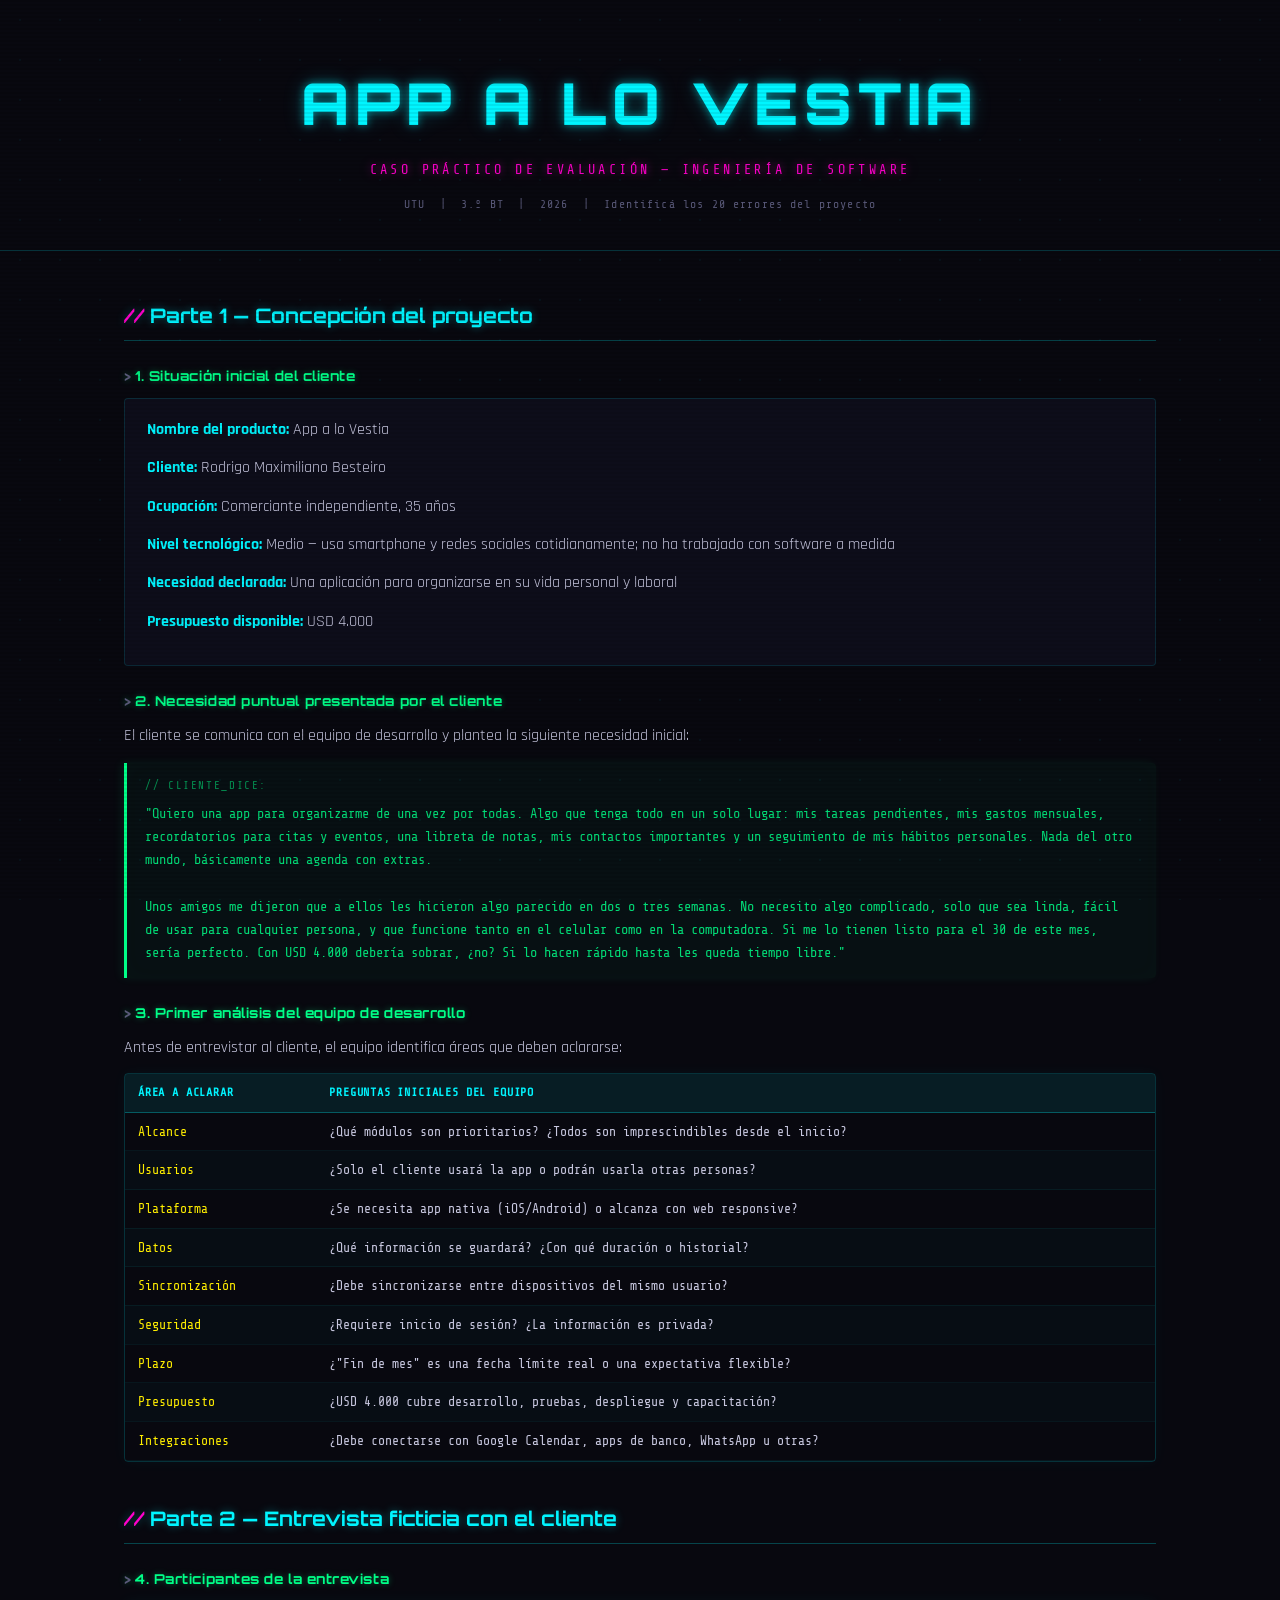
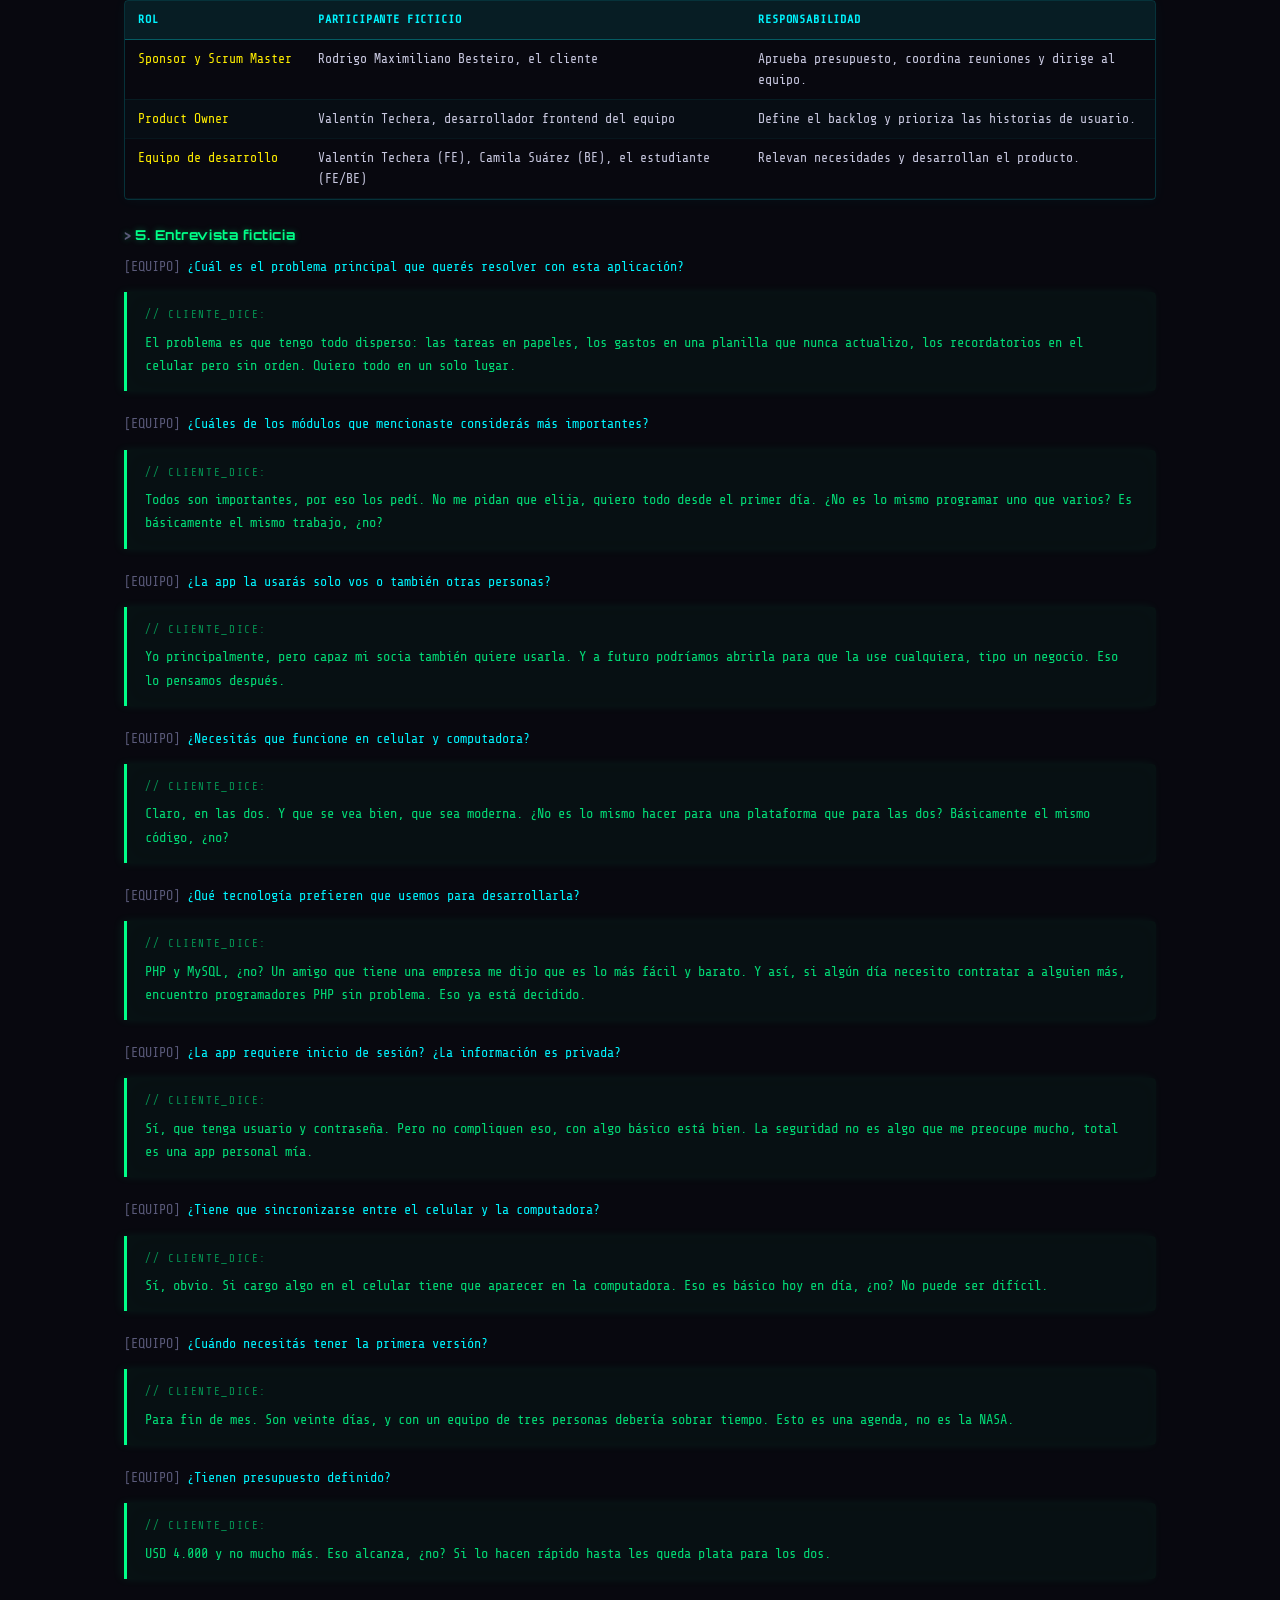
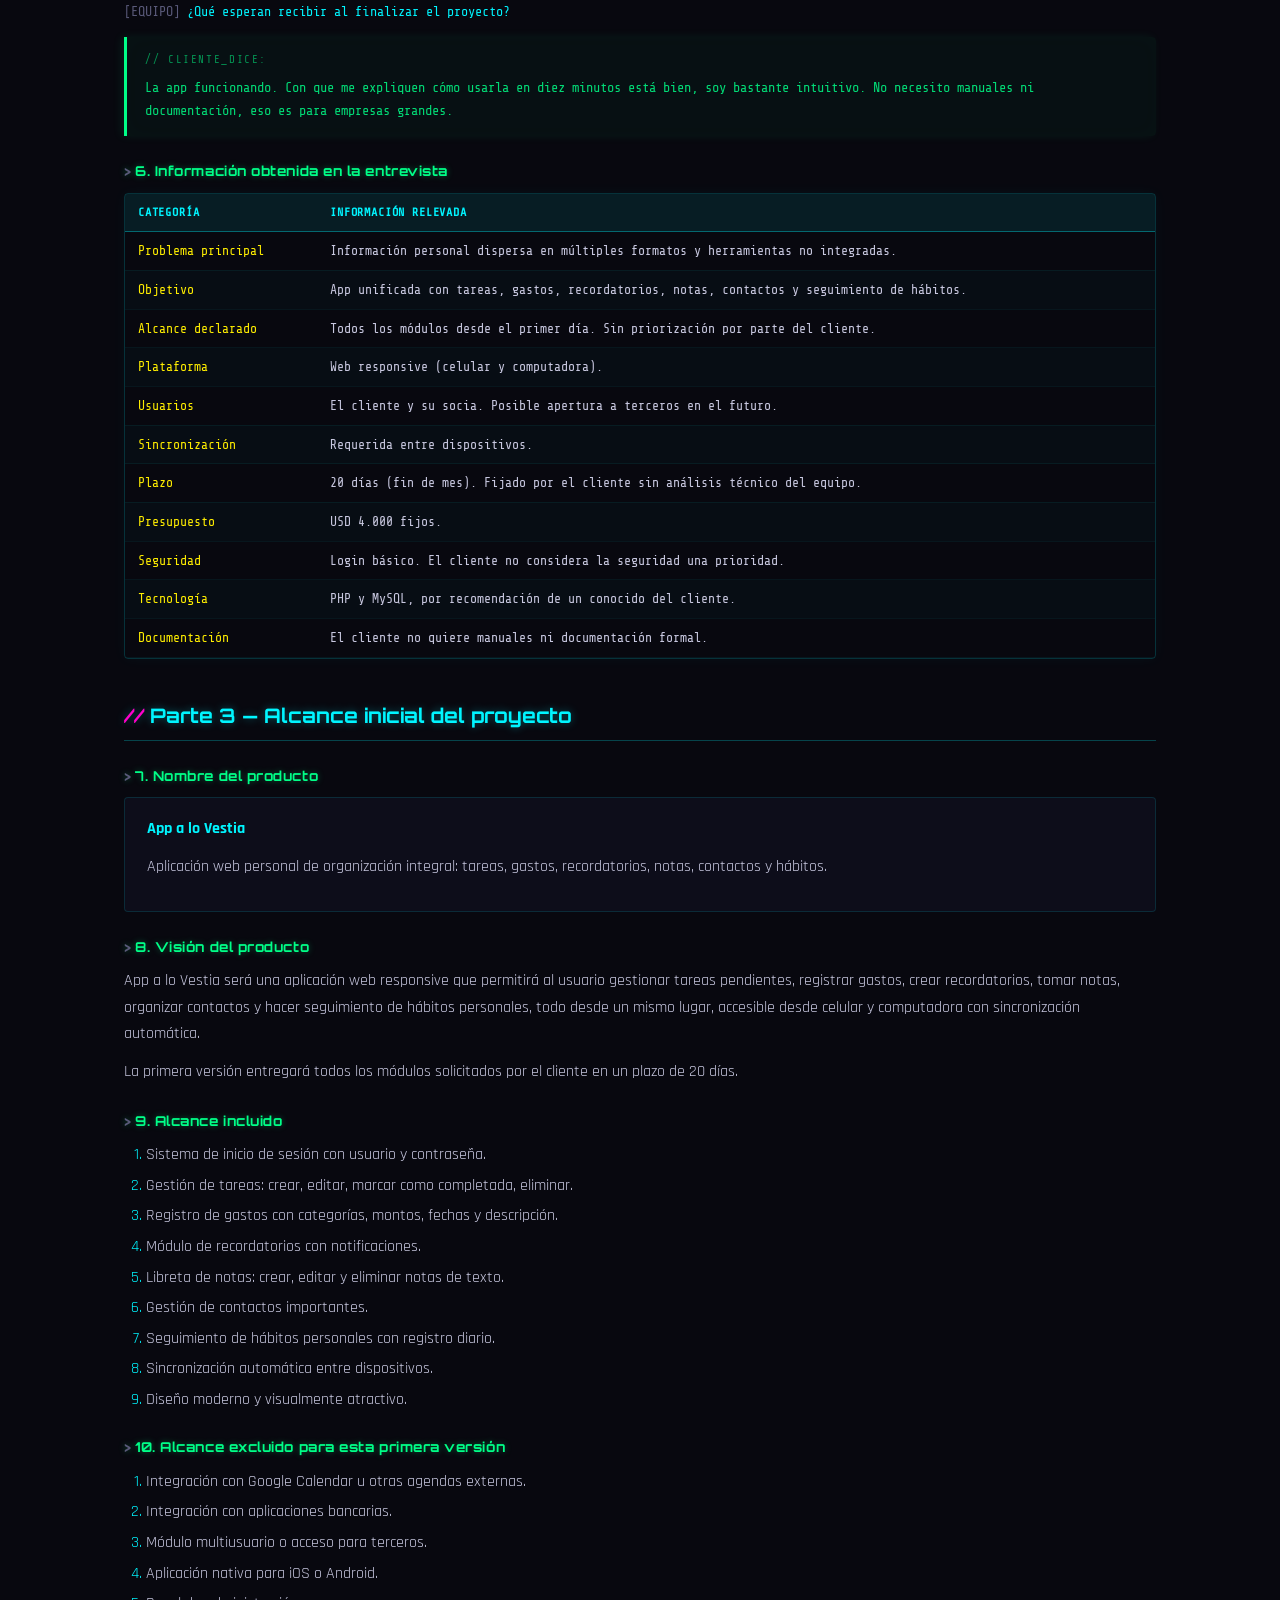
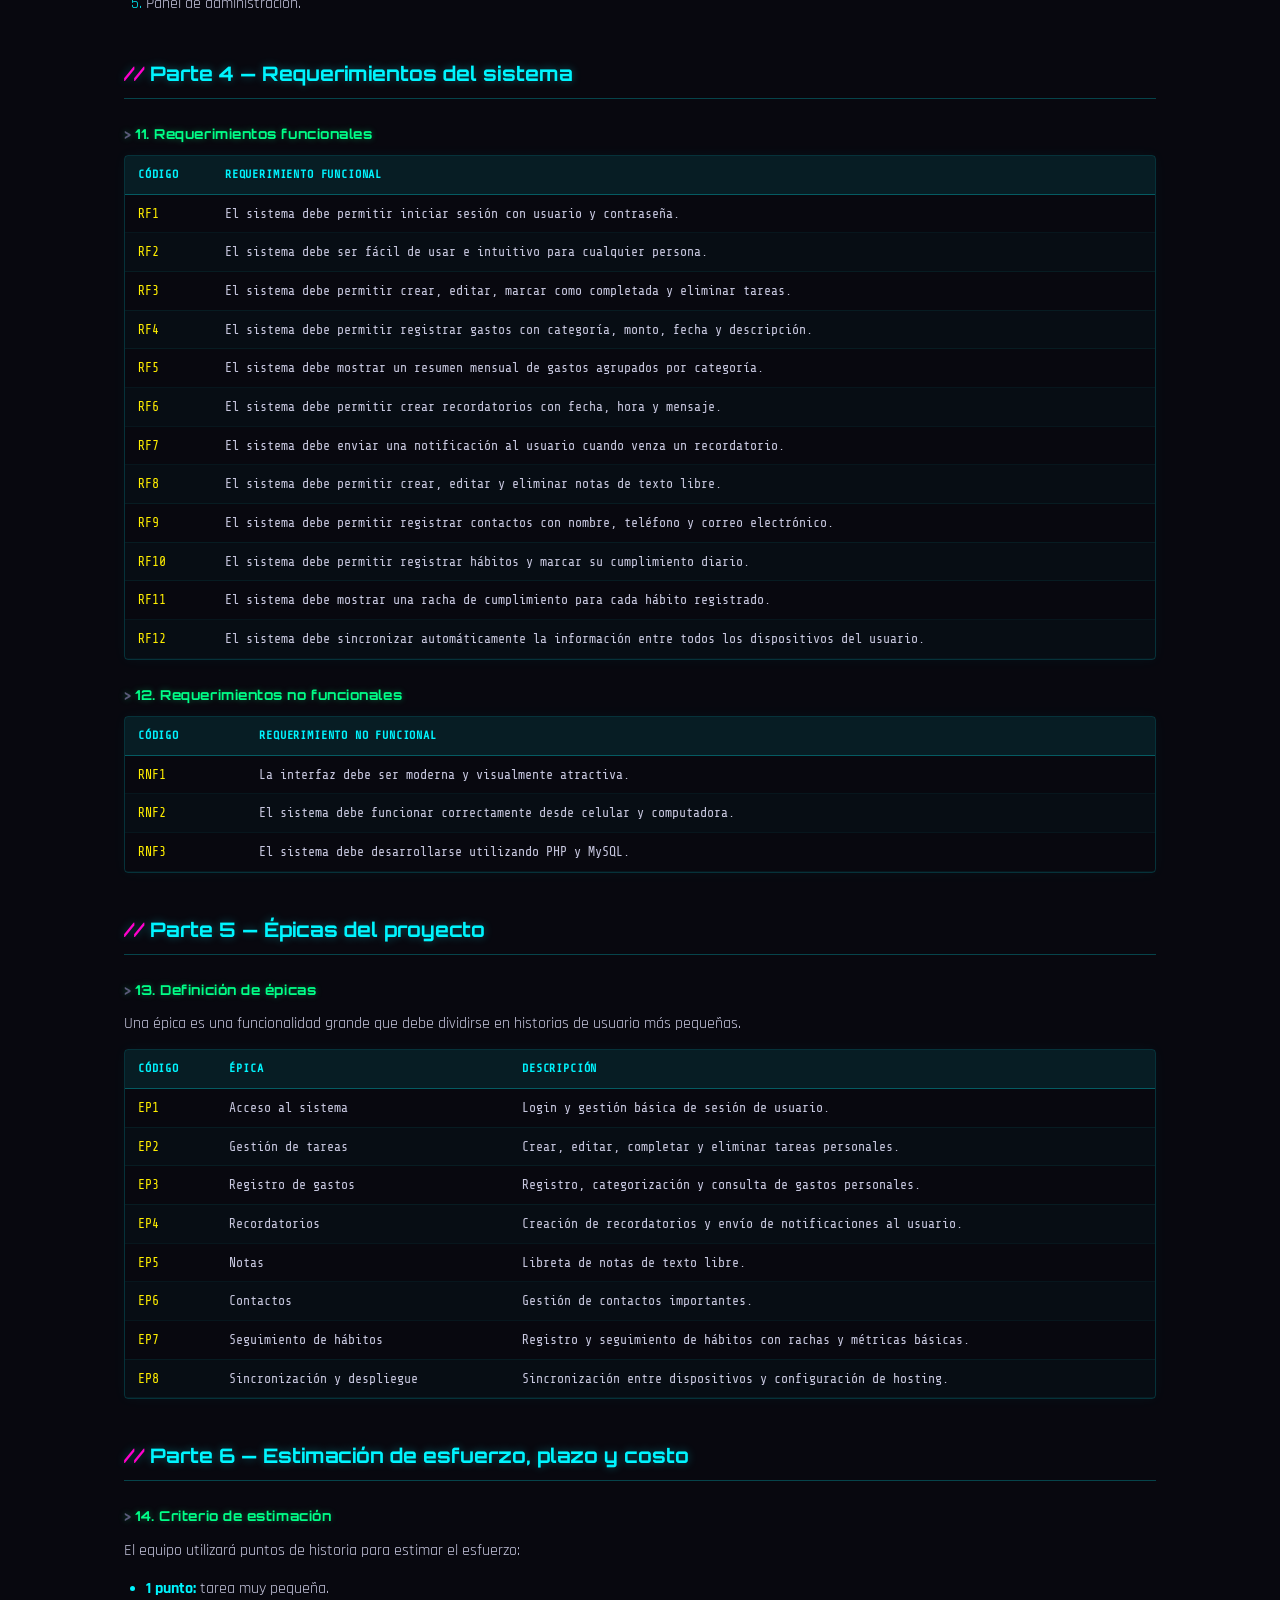
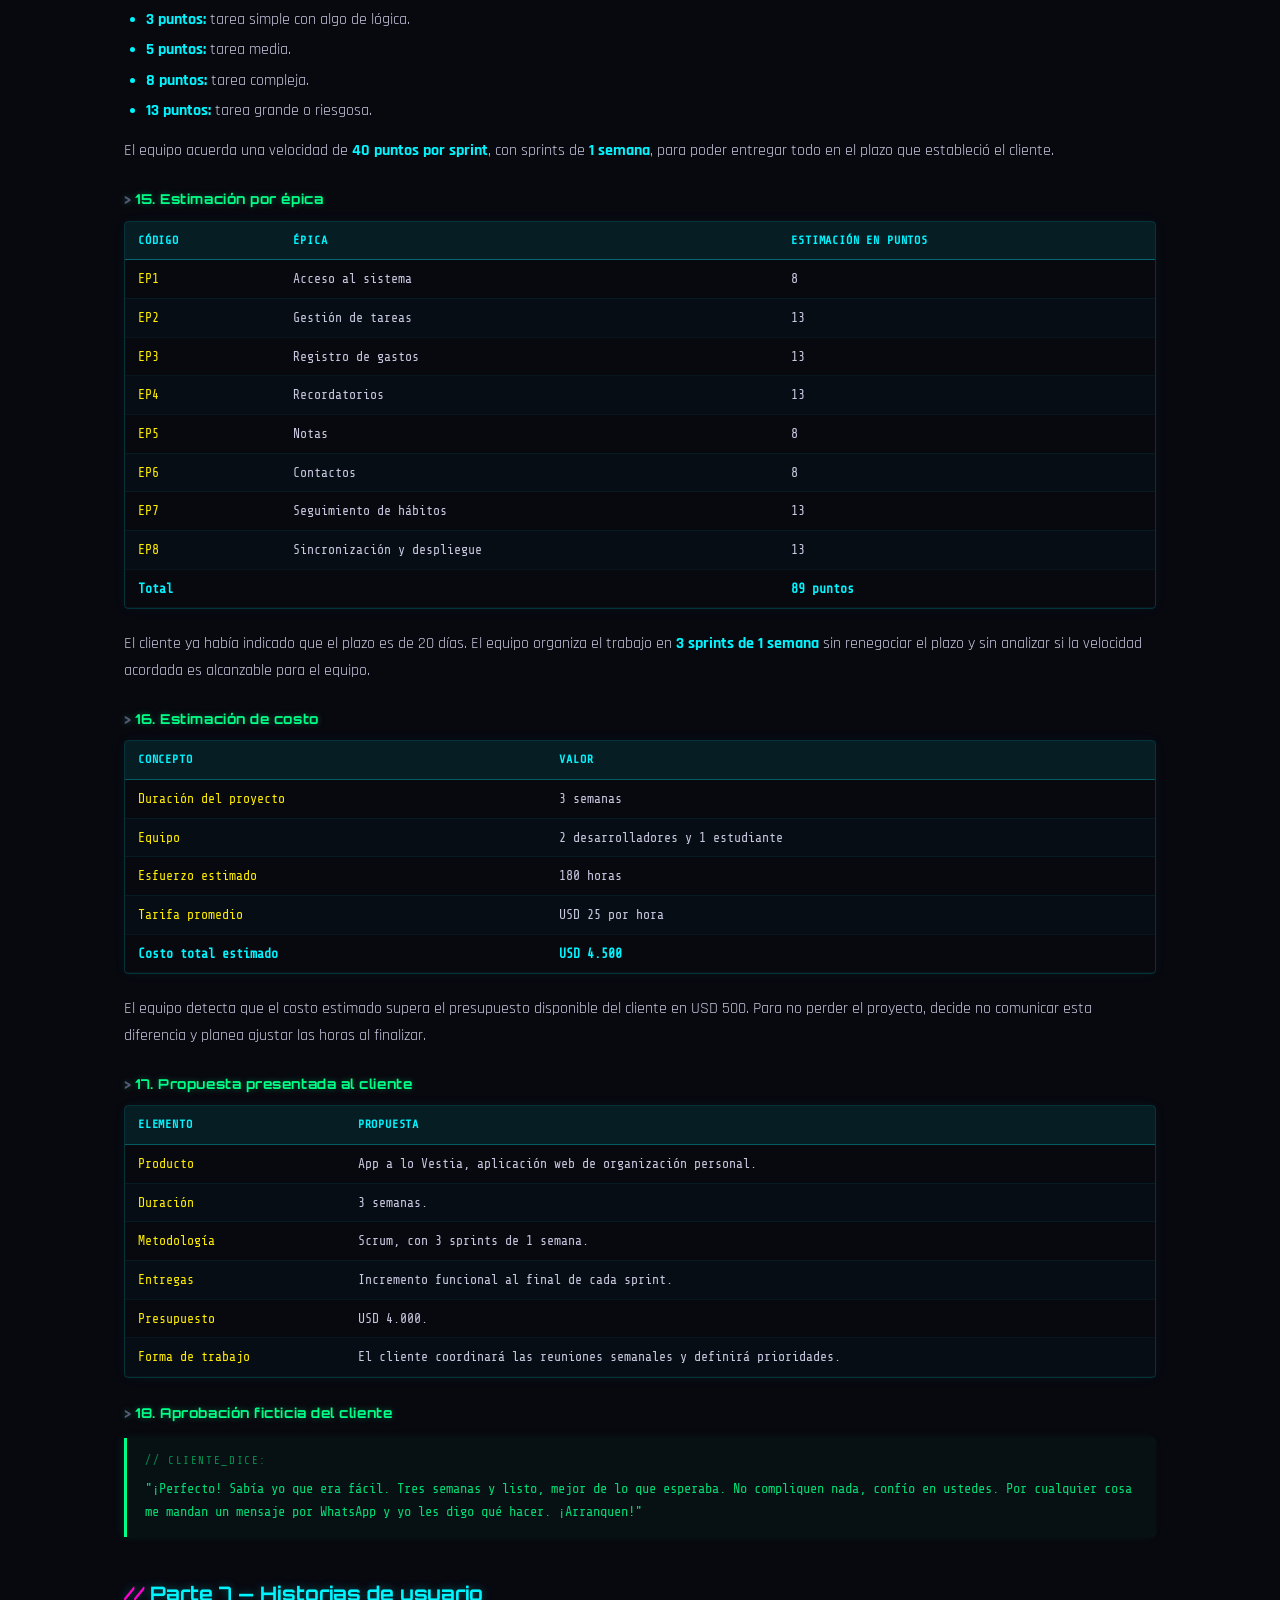
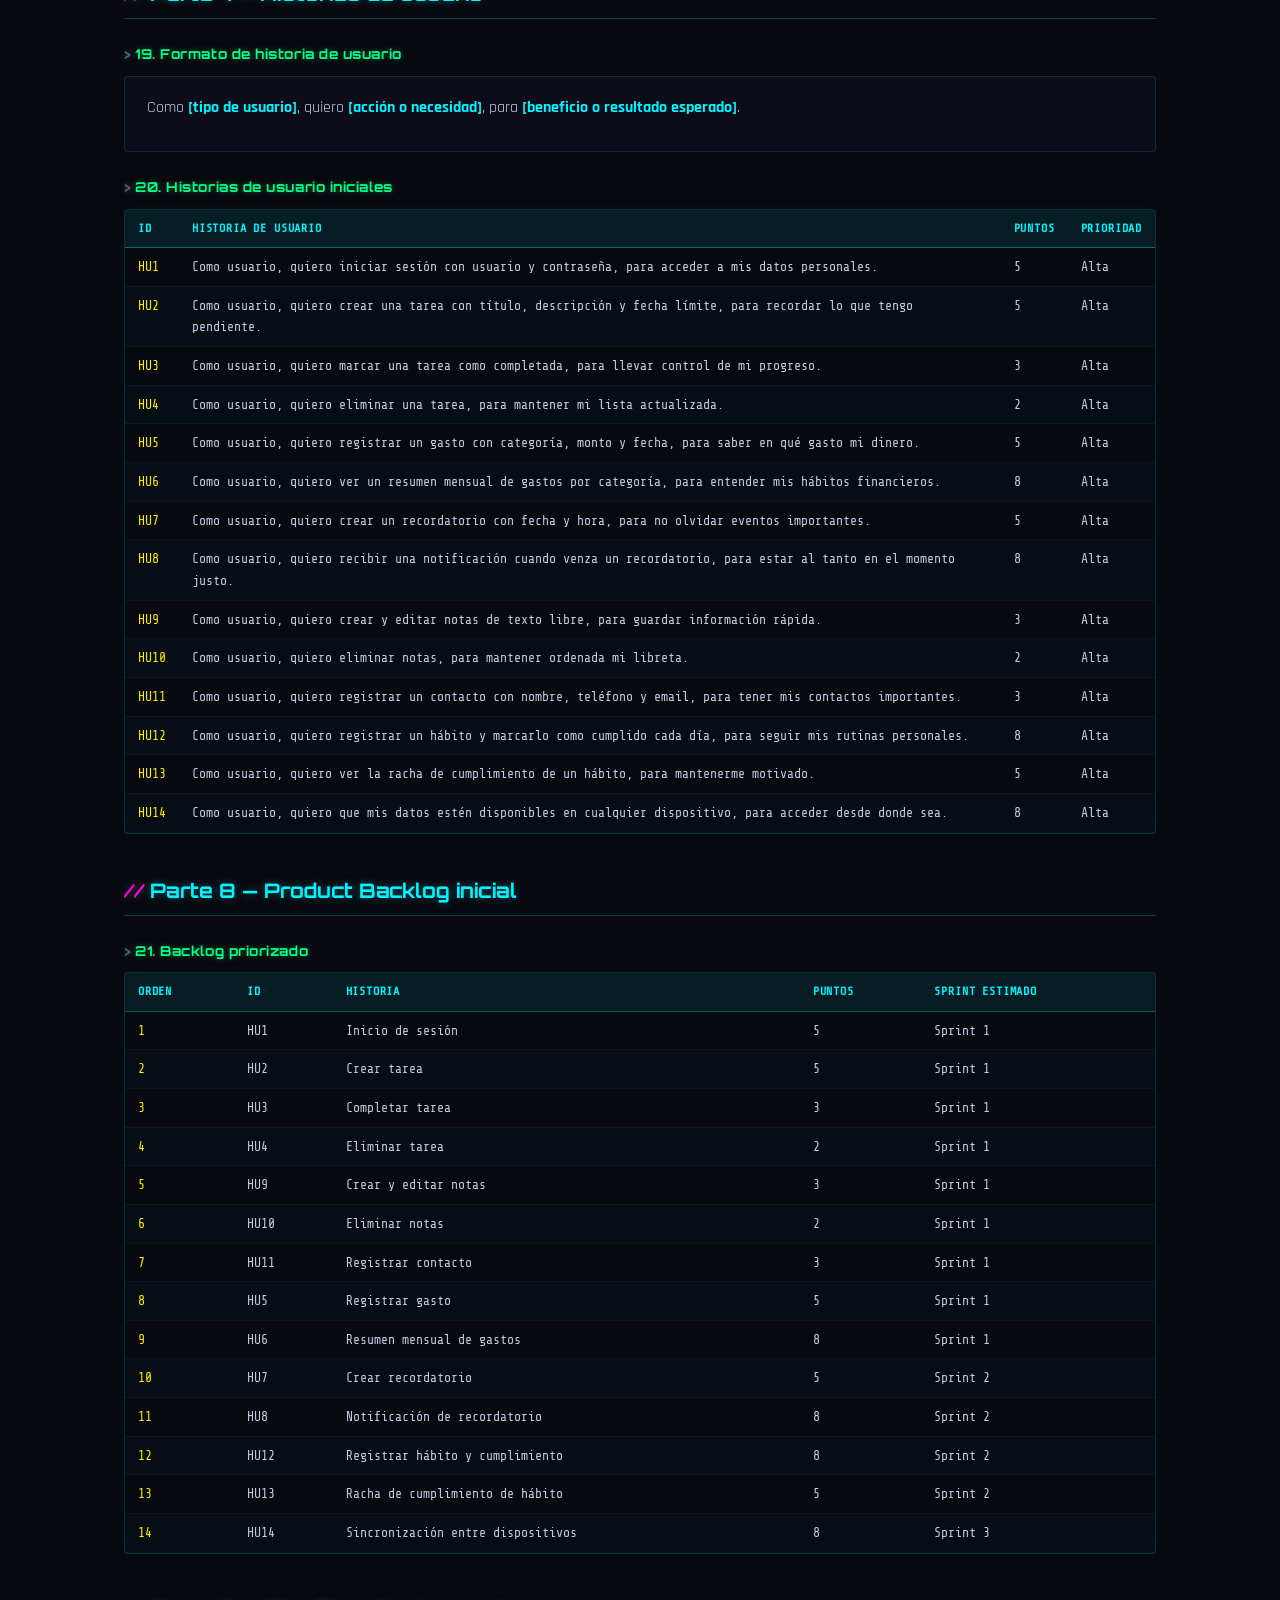
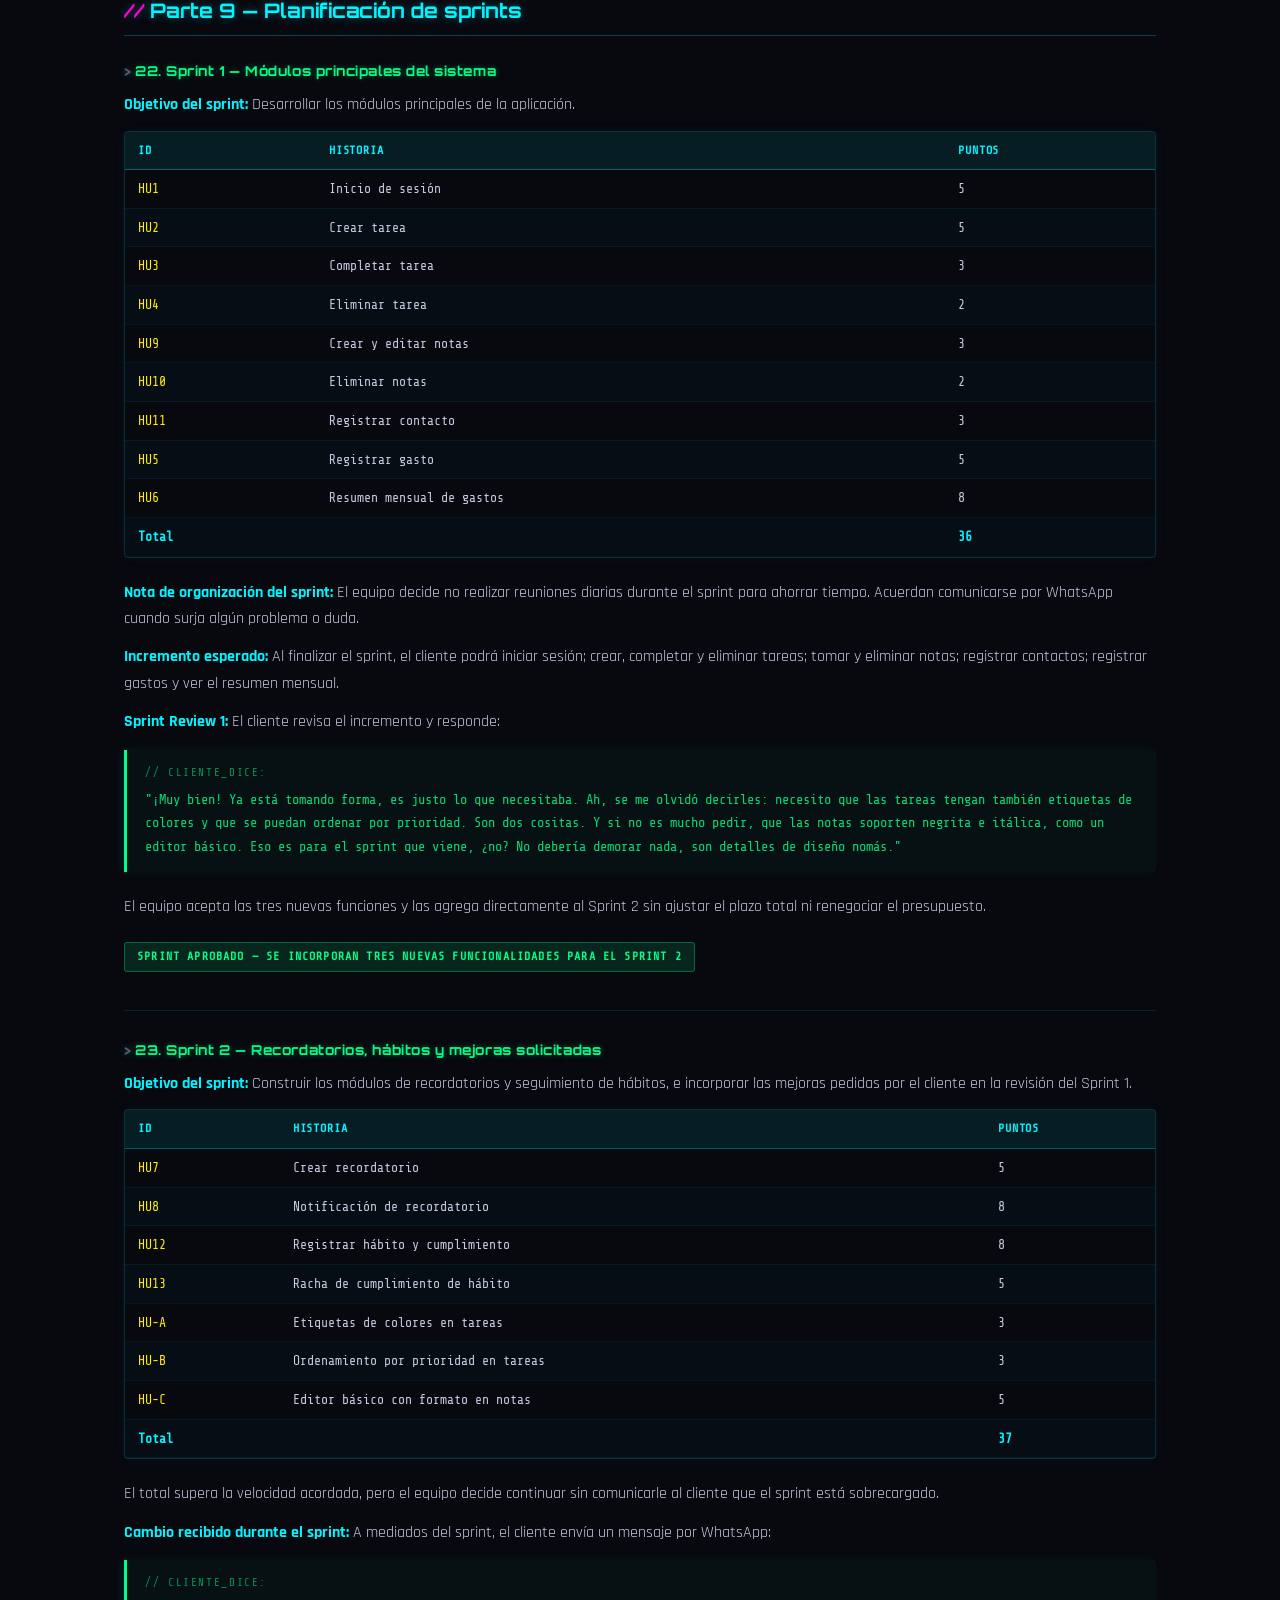
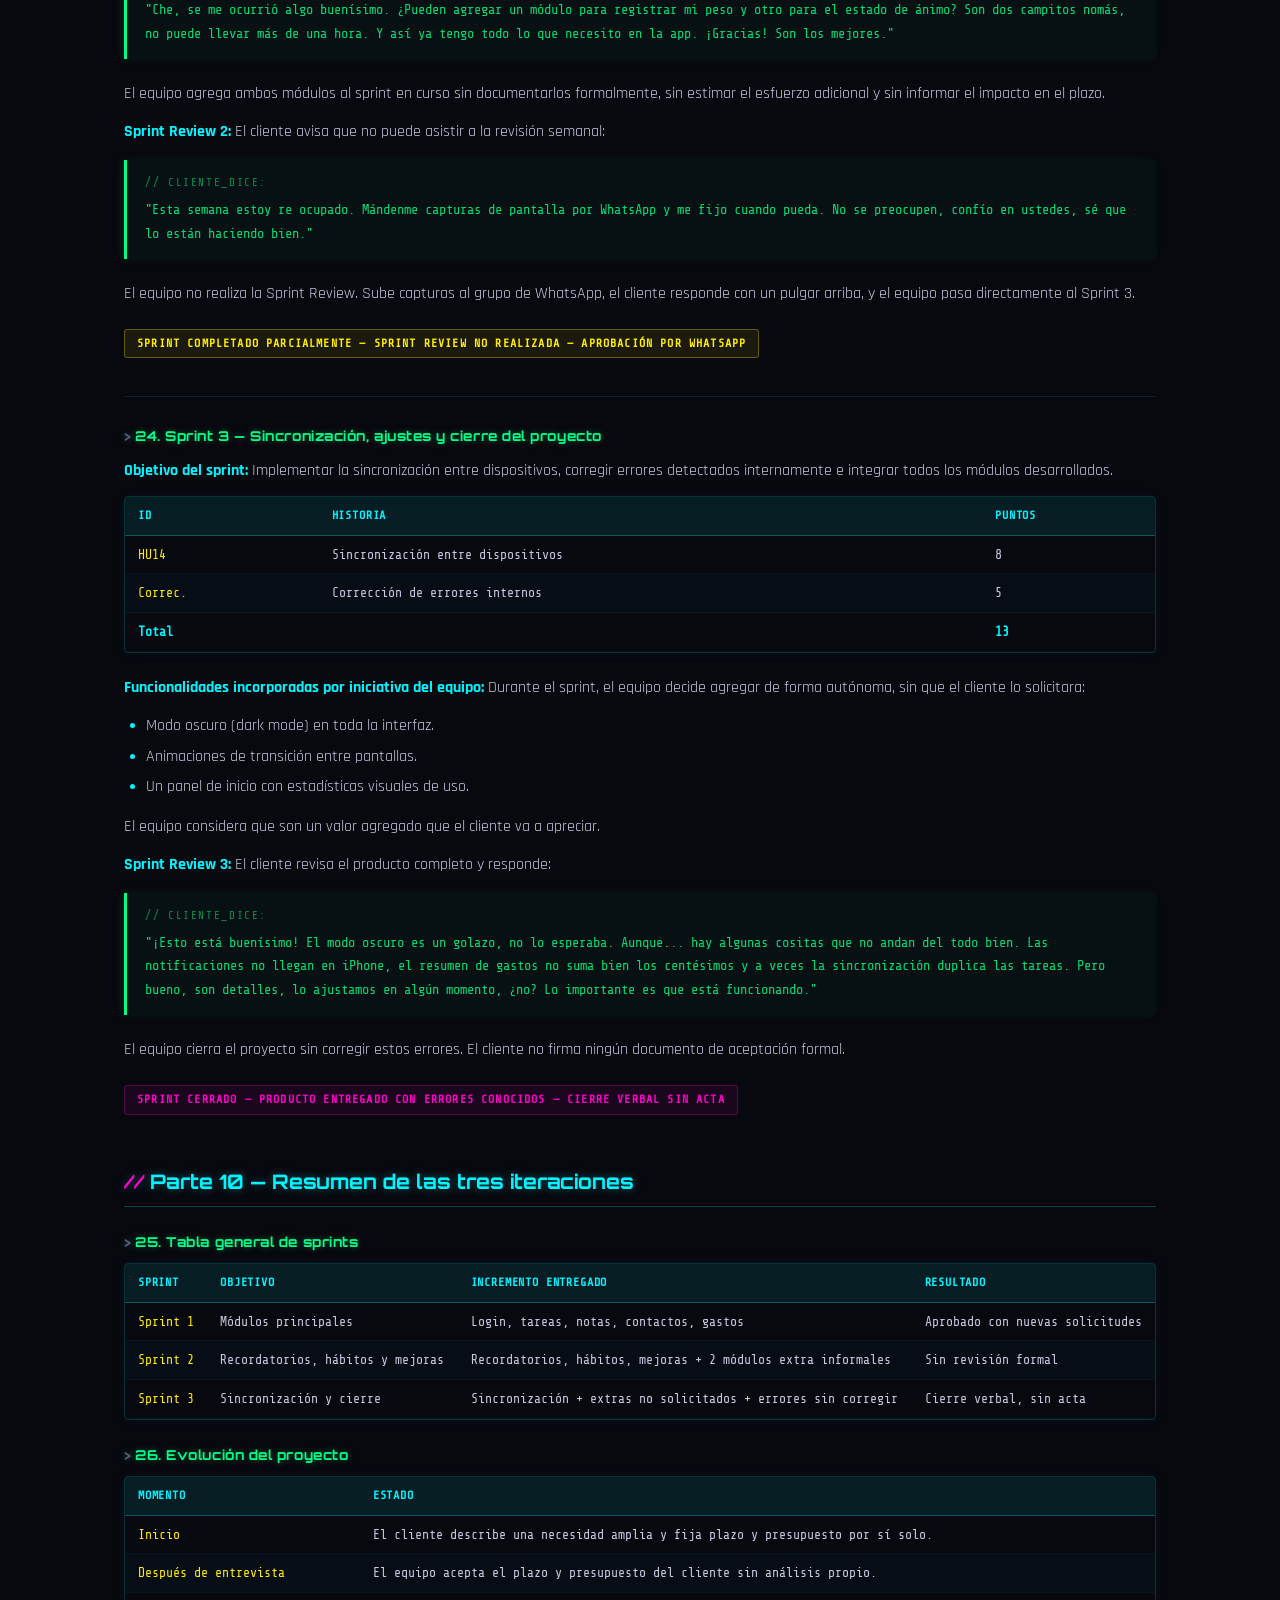
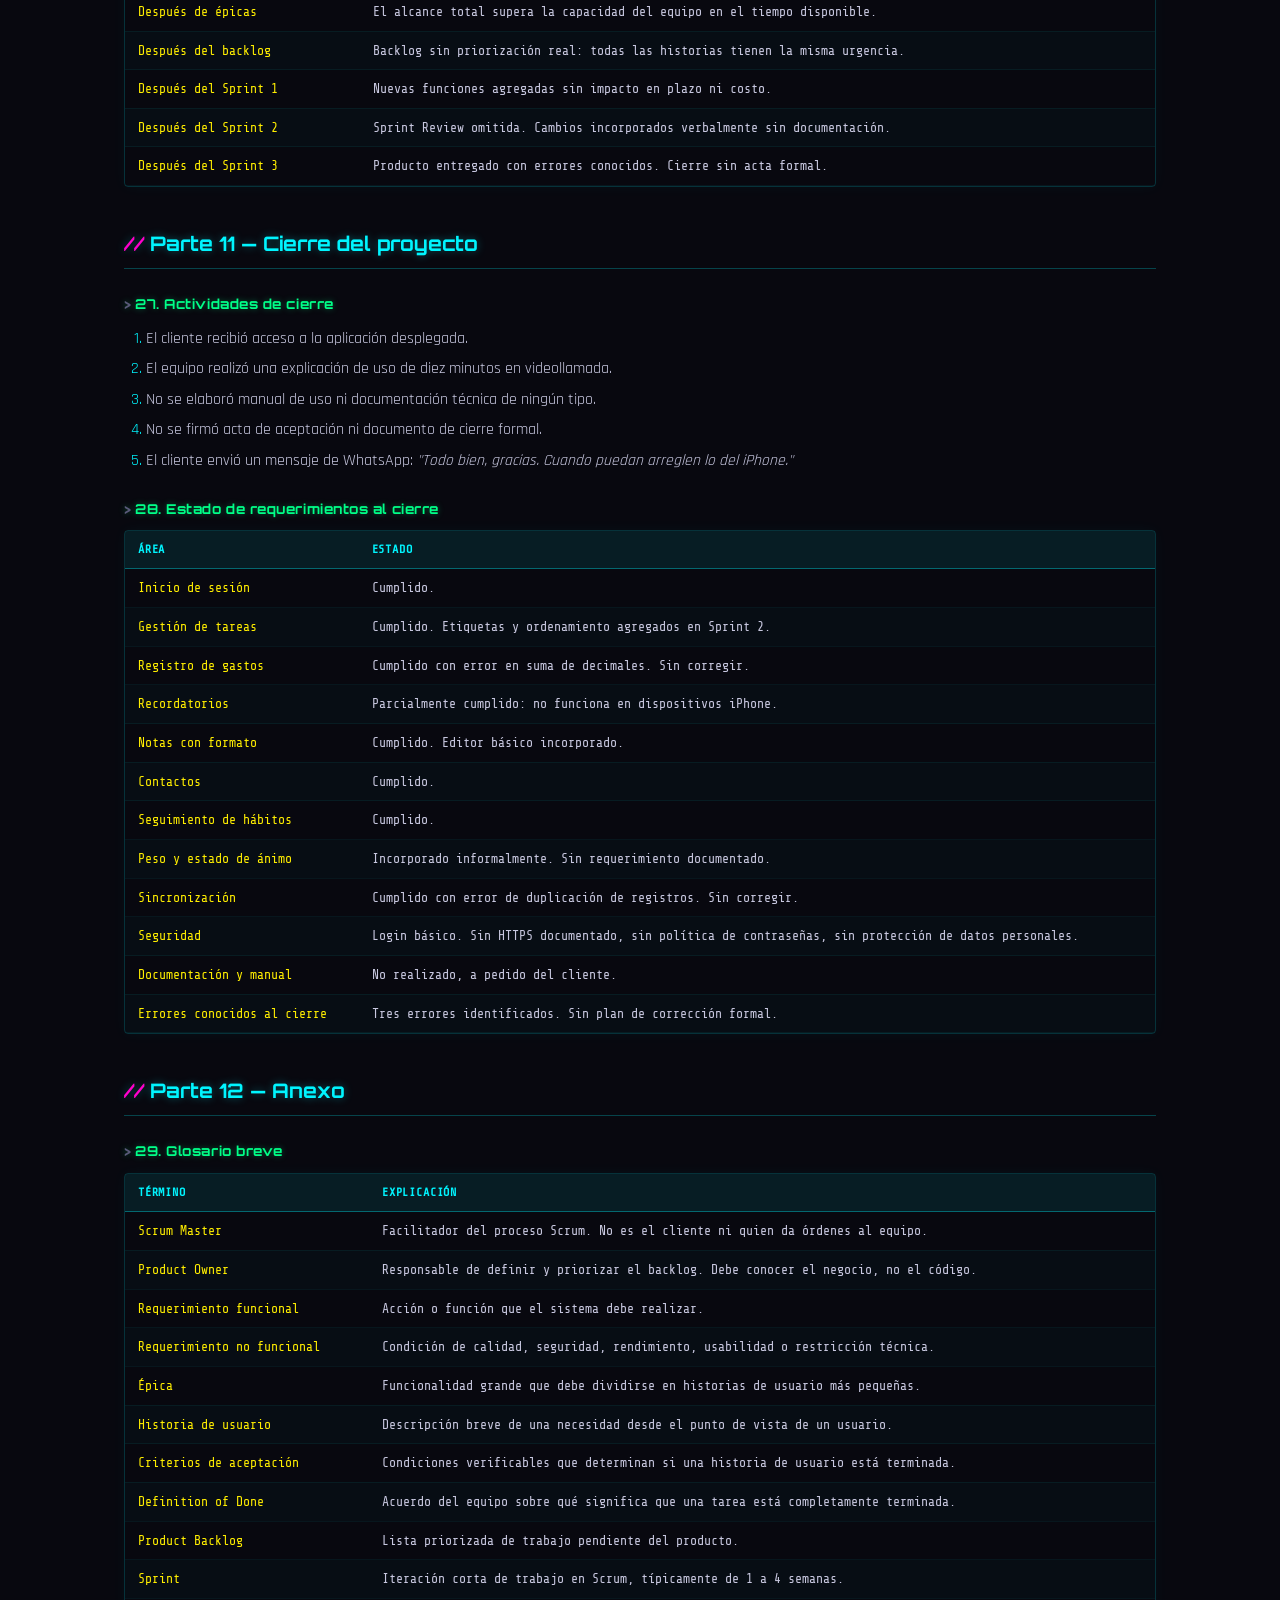
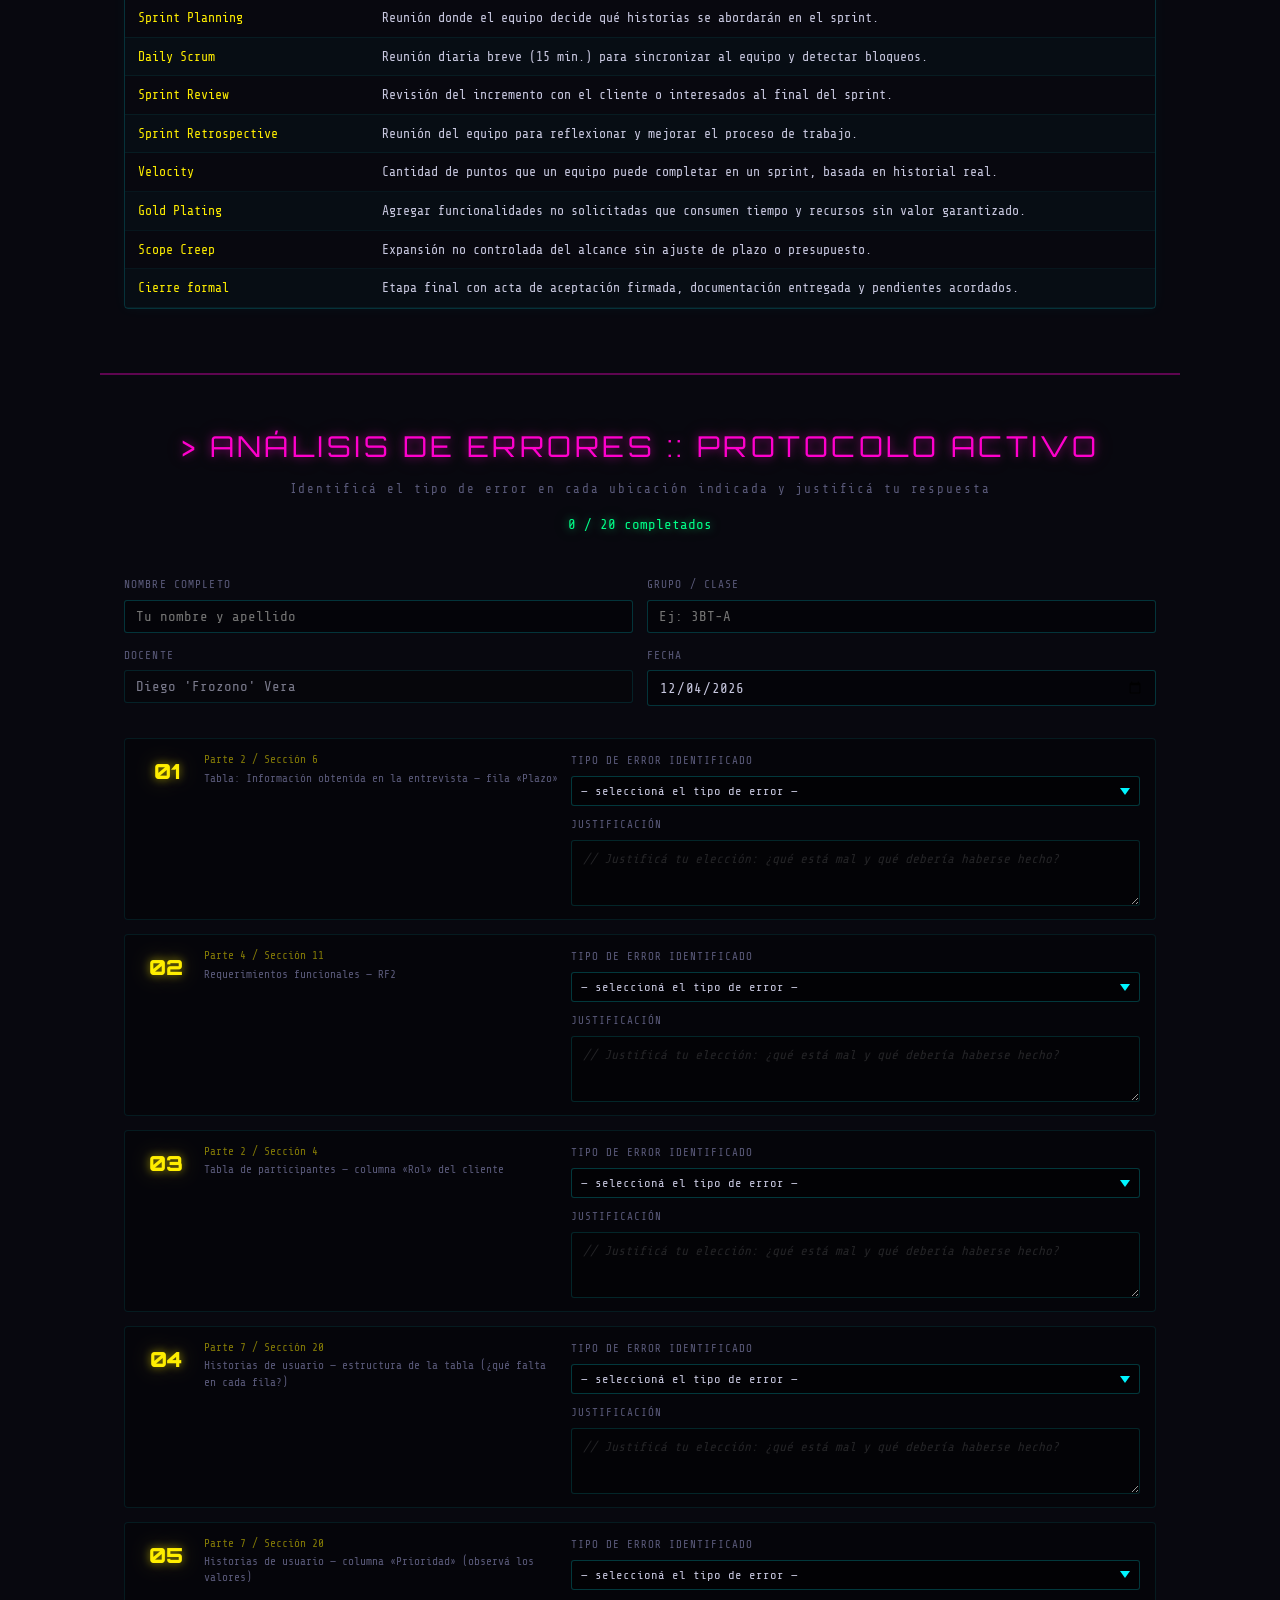
<file: Eval/app_a_lo_vestia.html>
<!DOCTYPE html>
<html lang="es">
<head>
<meta charset="UTF-8">
<meta name="viewport" content="width=device-width, initial-scale=1.0">
<title>App a lo Vestia — Caso Práctico de Evaluación</title>
<link rel="preconnect" href="https://fonts.googleapis.com">
<link href="https://fonts.googleapis.com/css2?family=Orbitron:wght@400;700;900&family=Share+Tech+Mono&family=Rajdhani:wght@300;400;600;700&display=swap" rel="stylesheet">
<style>
:root {
  --bg:       #08080f;
  --bg-card:  #0d0d1a;
  --cyan:     #00f5ff;
  --magenta:  #ff00cc;
  --green:    #00ff88;
  --yellow:   #ffee00;
  --text:     #c8c8e0;
  --dim:      #5a5a7a;
  --glow-c:   0 0 8px rgba(0,245,255,.5), 0 0 20px rgba(0,245,255,.25);
  --glow-m:   0 0 8px rgba(255,0,204,.5), 0 0 20px rgba(255,0,204,.25);
  --glow-g:   0 0 8px rgba(0,255,136,.5), 0 0 20px rgba(0,255,136,.25);
  --glow-y:   0 0 8px rgba(255,238,0,.5),  0 0 20px rgba(255,238,0,.25);
  --ff-title: 'Orbitron', monospace;
  --ff-mono:  'Share Tech Mono', monospace;
  --ff-body:  'Rajdhani', sans-serif;
}
*{box-sizing:border-box;margin:0;padding:0}
html{scroll-behavior:smooth}
body{
  background:var(--bg);
  color:var(--text);
  font-family:var(--ff-body);
  font-size:16px;
  line-height:1.65;
  min-height:100vh;
  position:relative;
}
/* scanlines */
body::before{
  content:'';position:fixed;inset:0;pointer-events:none;z-index:900;
  background:repeating-linear-gradient(0deg,transparent,transparent 2px,rgba(0,0,0,.07) 2px,rgba(0,0,0,.07) 4px);
}
/* dot grid */
body::after{
  content:'';position:fixed;inset:0;pointer-events:none;z-index:-1;
  background-image:radial-gradient(circle,rgba(0,245,255,.045) 1px,transparent 1px);
  background-size:40px 40px;
}
.container{max-width:1080px;margin:0 auto;padding:0 24px}

/* ── HEADER ── */
header{
  padding:56px 24px 36px;
  text-align:center;
  border-bottom:1px solid rgba(0,245,255,.18);
  margin-bottom:48px;
}
.title-main{
  font-family:var(--ff-title);
  font-size:clamp(1.8rem,5vw,3.6rem);
  font-weight:900;
  color:var(--cyan);
  text-shadow:var(--glow-c);
  letter-spacing:.1em;
  text-transform:uppercase;
  animation:glitch 5s infinite;
}
@keyframes glitch{
  0%,88%,100%{text-shadow:var(--glow-c);transform:translate(0)}
  90%{text-shadow:-2px 0 var(--magenta),2px 0 var(--green);transform:translate(-2px,1px)}
  92%{text-shadow:2px 0 var(--magenta),-2px 0 var(--green);transform:translate(2px,-1px)}
  94%{text-shadow:var(--glow-c);transform:translate(0)}
}
.title-sub{
  font-family:var(--ff-mono);font-size:.85rem;
  color:var(--magenta);text-shadow:var(--glow-m);
  letter-spacing:.25em;text-transform:uppercase;margin-top:8px;
}
.title-meta{
  font-family:var(--ff-mono);font-size:.72rem;
  color:var(--dim);margin-top:14px;letter-spacing:.1em;
}

/* ── TYPOGRAPHY ── */
h2{
  font-family:var(--ff-title);font-size:1.25rem;font-weight:700;
  color:var(--cyan);text-shadow:0 0 8px rgba(0,245,255,.35);
  margin:40px 0 16px;padding-bottom:8px;
  border-bottom:1px solid rgba(0,245,255,.25);
}
h2::before{content:'// ';color:var(--magenta)}
h3{
  font-family:var(--ff-title);font-size:.85rem;
  color:var(--green);text-shadow:0 0 6px rgba(0,255,136,.35);
  margin:24px 0 10px;letter-spacing:.04em;
}
h3::before{content:'> ';color:var(--dim)}
p{margin-bottom:12px;font-size:1rem}
strong{color:var(--cyan)}
ul,ol{padding-left:1.4rem;margin-bottom:14px}
li{margin-bottom:5px;font-size:.97rem}
li::marker{color:var(--cyan)}
hr{border:none;border-top:1px solid rgba(0,245,255,.12);margin:28px 0}

/* ── TABLES ── */
.tw{overflow-x:auto;margin-bottom:22px;border:1px solid rgba(0,245,255,.18);border-radius:4px;box-shadow:0 0 14px rgba(0,245,255,.04)}
table{width:100%;border-collapse:collapse;font-family:var(--ff-mono);font-size:.82rem}
thead tr{background:rgba(0,245,255,.09);border-bottom:1px solid rgba(0,245,255,.35)}
thead th{padding:9px 13px;text-align:left;color:var(--cyan);text-transform:uppercase;letter-spacing:.07em;font-size:.74rem}
tbody tr{border-bottom:1px solid rgba(0,245,255,.06);transition:background .15s}
tbody tr:nth-child(even){background:rgba(0,245,255,.025)}
tbody tr:hover{background:rgba(0,245,255,.065)}
td{padding:8px 13px;vertical-align:top}
td:first-child{color:var(--yellow);white-space:nowrap}

/* ── BLOCKQUOTE ── */
blockquote{
  background:rgba(0,255,136,.035);
  border-left:3px solid var(--green);
  border-radius:0 4px 4px 0;
  padding:14px 18px;margin:14px 0 22px;
  font-family:var(--ff-mono);font-size:.855rem;
  color:rgba(0,255,136,.85);line-height:1.7;
  box-shadow:inset 0 0 20px rgba(0,255,136,.02),-3px 0 10px rgba(0,255,136,.08);
}
blockquote::before{
  content:'// CLIENTE_DICE:';display:block;
  font-size:.68rem;color:var(--green);opacity:.55;
  margin-bottom:6px;letter-spacing:.15em;
}

/* ── Q&A ── */
.qa{margin-bottom:20px}
.qa-q{font-family:var(--ff-mono);font-size:.84rem;color:var(--cyan);margin-bottom:4px}
.qa-q::before{content:'[EQUIPO] ';color:var(--dim)}

/* ── CARD ── */
.card{
  background:var(--bg-card);border:1px solid rgba(0,245,255,.13);
  border-radius:4px;padding:18px 22px;margin-bottom:18px;
}
.result-tag{
  display:inline-block;font-family:var(--ff-mono);font-size:.73rem;
  font-weight:700;letter-spacing:.1em;text-transform:uppercase;
  padding:4px 12px;border-radius:3px;margin:10px 0;
}
.result-ok{background:rgba(0,255,136,.12);color:var(--green);border:1px solid rgba(0,255,136,.3)}
.result-warn{background:rgba(255,238,0,.08);color:var(--yellow);border:1px solid rgba(255,238,0,.3)}
.result-err{background:rgba(255,0,204,.08);color:var(--magenta);border:1px solid rgba(255,0,204,.25)}

/* ── FORM SECTION ── */
#evaluacion{
  margin-top:64px;padding-top:48px;
  border-top:2px solid rgba(255,0,204,.35);
}
.eval-header{text-align:center;margin-bottom:40px}
.eval-title{
  font-family:var(--ff-title);font-size:clamp(1.1rem,2.5vw,1.8rem);
  color:var(--magenta);text-shadow:var(--glow-m);
  text-transform:uppercase;letter-spacing:.12em;
}
.eval-subtitle{
  font-family:var(--ff-mono);font-size:.78rem;
  color:var(--dim);margin-top:8px;letter-spacing:.15em;
}
.eval-progress{
  font-family:var(--ff-mono);font-size:.88rem;
  color:var(--green);text-shadow:var(--glow-g);margin-top:14px;
}
.student-info{display:grid;grid-template-columns:1fr 1fr;gap:14px;margin-bottom:32px}
@media(max-width:580px){.student-info{grid-template-columns:1fr}}
.fg{display:flex;flex-direction:column;gap:5px}
.fg label{font-family:var(--ff-mono);font-size:.7rem;color:var(--dim);letter-spacing:.1em;text-transform:uppercase}
.fg input{
  background:rgba(0,0,0,.4);border:1px solid rgba(0,245,255,.2);border-radius:3px;
  padding:8px 11px;color:var(--text);font-family:var(--ff-mono);font-size:.88rem;
  outline:none;transition:border-color .2s,box-shadow .2s;
}
.fg input:focus{border-color:var(--cyan);box-shadow:var(--glow-c)}

/* error rows */
.error-row{
  display:grid;
  grid-template-columns:52px 1fr 1.6fr;
  gap:12px;align-items:start;
  margin-bottom:14px;padding:13px 15px;
  background:rgba(0,0,0,.28);
  border:1px solid rgba(0,245,255,.09);
  border-radius:4px;transition:border-color .2s,background .2s;
}
.error-row:focus-within{border-color:rgba(0,245,255,.32);background:rgba(0,245,255,.025)}
.error-row.done{border-color:rgba(0,255,136,.28);background:rgba(0,255,136,.025)}
@media(max-width:720px){.error-row{grid-template-columns:1fr}}

.rn{
  font-family:var(--ff-title);font-size:1.3rem;font-weight:900;
  color:var(--yellow);text-shadow:var(--glow-y);text-align:center;padding-top:2px;
}
.rloc{
  font-family:var(--ff-mono);font-size:.7rem;color:var(--dim);
  line-height:1.45;
}
.rloc b{display:block;color:rgba(255,238,0,.5);font-weight:normal;margin-bottom:2px}

.rsel{display:flex;flex-direction:column;gap:6px}
.rsel label,.rjus label{
  font-family:var(--ff-mono);font-size:.68rem;
  color:var(--dim);letter-spacing:.09em;text-transform:uppercase;
}
select{
  background:rgba(0,0,0,.5);
  border:1px solid rgba(0,245,255,.22);border-radius:3px;
  padding:7px 28px 7px 9px;color:var(--text);
  font-family:var(--ff-mono);font-size:.76rem;
  outline:none;cursor:pointer;width:100%;
  transition:border-color .2s,box-shadow .2s;
  -webkit-appearance:none;appearance:none;
  background-image:url("data:image/svg+xml,%3Csvg xmlns='http://www.w3.org/2000/svg' width='10' height='7'%3E%3Cpath fill='%2300f5ff' d='M5 7L0 0h10z'/%3E%3C/svg%3E");
  background-repeat:no-repeat;background-position:right 9px center;
}
select:focus{border-color:var(--cyan);box-shadow:var(--glow-c)}
select option{background:#0d0d1a;color:var(--text)}

.rjus{display:flex;flex-direction:column;gap:6px}
textarea{
  background:rgba(0,0,0,.38);border:1px solid rgba(0,245,255,.14);border-radius:3px;
  padding:9px 11px;color:var(--text);font-family:var(--ff-mono);
  font-size:.8rem;line-height:1.5;resize:vertical;min-height:66px;width:100%;
  outline:none;transition:border-color .2s,box-shadow .2s;
}
textarea:focus{border-color:var(--cyan);box-shadow:0 0 8px rgba(0,245,255,.2)}
textarea::placeholder{color:rgba(255,255,255,.13);font-style:italic}

.form-actions{display:flex;gap:14px;justify-content:center;margin-top:36px;flex-wrap:wrap}
.btn{
  font-family:var(--ff-title);font-size:.76rem;font-weight:700;
  letter-spacing:.14em;text-transform:uppercase;
  padding:12px 28px;border:none;border-radius:3px;cursor:pointer;transition:all .2s;
}
.btn-p{background:var(--cyan);color:#000;box-shadow:var(--glow-c)}
.btn-p:hover{background:#33f8ff;box-shadow:0 0 22px rgba(0,245,255,.75)}
.btn-s{background:transparent;color:var(--magenta);border:1px solid var(--magenta);box-shadow:var(--glow-m)}
.btn-s:hover{background:rgba(255,0,204,.09)}

footer{
  text-align:center;padding:36px 24px;margin-top:56px;
  border-top:1px solid rgba(0,245,255,.1);
  font-family:var(--ff-mono);font-size:.72rem;color:var(--dim);letter-spacing:.1em;
}

/* ── PRINT ── */
@media print{
  body::before,body::after{display:none}
  body{background:#fff;color:#111}
  header,h2,h3,.title-main,.title-sub{color:#111;text-shadow:none;animation:none}
  .title-main,.title-sub,.title-meta{color:#111}
  h2{border-color:#ccc}h2::before{color:#666}h3::before{color:#999}
  blockquote{border-color:#999;background:#f8f8f8;color:#333}
  blockquote::before{color:#666}
  .tw{border-color:#ccc;box-shadow:none}
  thead tr{background:#eee}thead th{color:#333}
  tbody tr:hover{background:transparent}
  td:first-child{color:#333}
  .result-tag{background:#eee;color:#333;border-color:#ccc}
  select,textarea,.fg input{background:#fff;color:#111;border-color:#999;font-family:monospace}
  .error-row{border-color:#ccc;background:#fff}
  .rn{color:#333;text-shadow:none}.rloc b{color:#888}
  .btn{display:none}
  footer{color:#aaa;border-color:#eee}
  @page{margin:18mm}
}
@media(prefers-reduced-motion:reduce){.title-main{animation:none}}
</style>
</head>
<body>

<header>
  <div class="title-main">App a lo Vestia</div>
  <div class="title-sub">Caso Práctico de Evaluación &mdash; Ingeniería de Software</div>
  <div class="title-meta">UTU &nbsp;|&nbsp; 3.º BT &nbsp;|&nbsp; 2026 &nbsp;|&nbsp; Identificá los 20 errores del proyecto</div>
</header>

<main class="container">

<!-- ══════════════════════════════════════════════════════
     PARTE 1
     ══════════════════════════════════════════════════════ -->
<section>
<h2>Parte 1 &mdash; Concepción del proyecto</h2>

<h3>1. Situación inicial del cliente</h3>
<div class="card">
  <p><strong>Nombre del producto:</strong> App a lo Vestia</p>
  <p><strong>Cliente:</strong> Rodrigo Maximiliano Besteiro</p>
  <p><strong>Ocupación:</strong> Comerciante independiente, 35 años</p>
  <p><strong>Nivel tecnológico:</strong> Medio — usa smartphone y redes sociales cotidianamente; no ha trabajado con software a medida</p>
  <p><strong>Necesidad declarada:</strong> Una aplicación para organizarse en su vida personal y laboral</p>
  <p><strong>Presupuesto disponible:</strong> USD 4.000</p>
</div>

<h3>2. Necesidad puntual presentada por el cliente</h3>
<p>El cliente se comunica con el equipo de desarrollo y plantea la siguiente necesidad inicial:</p>
<blockquote>
  "Quiero una app para organizarme de una vez por todas. Algo que tenga todo en un solo lugar: mis tareas pendientes, mis gastos mensuales, recordatorios para citas y eventos, una libreta de notas, mis contactos importantes y un seguimiento de mis hábitos personales. Nada del otro mundo, básicamente una agenda con extras.<br><br>
  Unos amigos me dijeron que a ellos les hicieron algo parecido en dos o tres semanas. No necesito algo complicado, solo que sea linda, fácil de usar para cualquier persona, y que funcione tanto en el celular como en la computadora. Si me lo tienen listo para el 30 de este mes, sería perfecto. Con USD 4.000 debería sobrar, ¿no? Si lo hacen rápido hasta les queda tiempo libre."
</blockquote>

<h3>3. Primer análisis del equipo de desarrollo</h3>
<p>Antes de entrevistar al cliente, el equipo identifica áreas que deben aclararse:</p>
<div class="tw"><table>
  <thead><tr><th>Área a aclarar</th><th>Preguntas iniciales del equipo</th></tr></thead>
  <tbody>
    <tr><td>Alcance</td><td>¿Qué módulos son prioritarios? ¿Todos son imprescindibles desde el inicio?</td></tr>
    <tr><td>Usuarios</td><td>¿Solo el cliente usará la app o podrán usarla otras personas?</td></tr>
    <tr><td>Plataforma</td><td>¿Se necesita app nativa (iOS/Android) o alcanza con web responsive?</td></tr>
    <tr><td>Datos</td><td>¿Qué información se guardará? ¿Con qué duración o historial?</td></tr>
    <tr><td>Sincronización</td><td>¿Debe sincronizarse entre dispositivos del mismo usuario?</td></tr>
    <tr><td>Seguridad</td><td>¿Requiere inicio de sesión? ¿La información es privada?</td></tr>
    <tr><td>Plazo</td><td>¿"Fin de mes" es una fecha límite real o una expectativa flexible?</td></tr>
    <tr><td>Presupuesto</td><td>¿USD 4.000 cubre desarrollo, pruebas, despliegue y capacitación?</td></tr>
    <tr><td>Integraciones</td><td>¿Debe conectarse con Google Calendar, apps de banco, WhatsApp u otras?</td></tr>
  </tbody>
</table></div>
</section>

<!-- ══════════════════════════════════════════════════════
     PARTE 2
     ══════════════════════════════════════════════════════ -->
<section>
<h2>Parte 2 &mdash; Entrevista ficticia con el cliente</h2>

<h3>4. Participantes de la entrevista</h3>
<div class="tw"><table>
  <thead><tr><th>Rol</th><th>Participante ficticio</th><th>Responsabilidad</th></tr></thead>
  <tbody>
    <tr><td>Sponsor y Scrum Master</td><td>Rodrigo Maximiliano Besteiro, el cliente</td><td>Aprueba presupuesto, coordina reuniones y dirige al equipo.</td></tr>
    <tr><td>Product Owner</td><td>Valentín Techera, desarrollador frontend del equipo</td><td>Define el backlog y prioriza las historias de usuario.</td></tr>
    <tr><td>Equipo de desarrollo</td><td>Valentín Techera (FE), Camila Suárez (BE), el estudiante (FE/BE)</td><td>Relevan necesidades y desarrollan el producto.</td></tr>
  </tbody>
</table></div>

<h3>5. Entrevista ficticia</h3>

<div class="qa">
  <div class="qa-q">¿Cuál es el problema principal que querés resolver con esta aplicación?</div>
  <blockquote>El problema es que tengo todo disperso: las tareas en papeles, los gastos en una planilla que nunca actualizo, los recordatorios en el celular pero sin orden. Quiero todo en un solo lugar.</blockquote>
</div>

<div class="qa">
  <div class="qa-q">¿Cuáles de los módulos que mencionaste considerás más importantes?</div>
  <blockquote>Todos son importantes, por eso los pedí. No me pidan que elija, quiero todo desde el primer día. ¿No es lo mismo programar uno que varios? Es básicamente el mismo trabajo, ¿no?</blockquote>
</div>

<div class="qa">
  <div class="qa-q">¿La app la usarás solo vos o también otras personas?</div>
  <blockquote>Yo principalmente, pero capaz mi socia también quiere usarla. Y a futuro podríamos abrirla para que la use cualquiera, tipo un negocio. Eso lo pensamos después.</blockquote>
</div>

<div class="qa">
  <div class="qa-q">¿Necesitás que funcione en celular y computadora?</div>
  <blockquote>Claro, en las dos. Y que se vea bien, que sea moderna. ¿No es lo mismo hacer para una plataforma que para las dos? Básicamente el mismo código, ¿no?</blockquote>
</div>

<div class="qa">
  <div class="qa-q">¿Qué tecnología prefieren que usemos para desarrollarla?</div>
  <blockquote>PHP y MySQL, ¿no? Un amigo que tiene una empresa me dijo que es lo más fácil y barato. Y así, si algún día necesito contratar a alguien más, encuentro programadores PHP sin problema. Eso ya está decidido.</blockquote>
</div>

<div class="qa">
  <div class="qa-q">¿La app requiere inicio de sesión? ¿La información es privada?</div>
  <blockquote>Sí, que tenga usuario y contraseña. Pero no compliquen eso, con algo básico está bien. La seguridad no es algo que me preocupe mucho, total es una app personal mía.</blockquote>
</div>

<div class="qa">
  <div class="qa-q">¿Tiene que sincronizarse entre el celular y la computadora?</div>
  <blockquote>Sí, obvio. Si cargo algo en el celular tiene que aparecer en la computadora. Eso es básico hoy en día, ¿no? No puede ser difícil.</blockquote>
</div>

<div class="qa">
  <div class="qa-q">¿Cuándo necesitás tener la primera versión?</div>
  <blockquote>Para fin de mes. Son veinte días, y con un equipo de tres personas debería sobrar tiempo. Esto es una agenda, no es la NASA.</blockquote>
</div>

<div class="qa">
  <div class="qa-q">¿Tienen presupuesto definido?</div>
  <blockquote>USD 4.000 y no mucho más. Eso alcanza, ¿no? Si lo hacen rápido hasta les queda plata para los dos.</blockquote>
</div>

<div class="qa">
  <div class="qa-q">¿Qué esperan recibir al finalizar el proyecto?</div>
  <blockquote>La app funcionando. Con que me expliquen cómo usarla en diez minutos está bien, soy bastante intuitivo. No necesito manuales ni documentación, eso es para empresas grandes.</blockquote>
</div>

<h3>6. Información obtenida en la entrevista</h3>
<div class="tw"><table>
  <thead><tr><th>Categoría</th><th>Información relevada</th></tr></thead>
  <tbody>
    <tr><td>Problema principal</td><td>Información personal dispersa en múltiples formatos y herramientas no integradas.</td></tr>
    <tr><td>Objetivo</td><td>App unificada con tareas, gastos, recordatorios, notas, contactos y seguimiento de hábitos.</td></tr>
    <tr><td>Alcance declarado</td><td>Todos los módulos desde el primer día. Sin priorización por parte del cliente.</td></tr>
    <tr><td>Plataforma</td><td>Web responsive (celular y computadora).</td></tr>
    <tr><td>Usuarios</td><td>El cliente y su socia. Posible apertura a terceros en el futuro.</td></tr>
    <tr><td>Sincronización</td><td>Requerida entre dispositivos.</td></tr>
    <tr><td>Plazo</td><td>20 días (fin de mes). Fijado por el cliente sin análisis técnico del equipo.</td></tr>
    <tr><td>Presupuesto</td><td>USD 4.000 fijos.</td></tr>
    <tr><td>Seguridad</td><td>Login básico. El cliente no considera la seguridad una prioridad.</td></tr>
    <tr><td>Tecnología</td><td>PHP y MySQL, por recomendación de un conocido del cliente.</td></tr>
    <tr><td>Documentación</td><td>El cliente no quiere manuales ni documentación formal.</td></tr>
  </tbody>
</table></div>
</section>

<!-- ══════════════════════════════════════════════════════
     PARTE 3
     ══════════════════════════════════════════════════════ -->
<section>
<h2>Parte 3 &mdash; Alcance inicial del proyecto</h2>

<h3>7. Nombre del producto</h3>
<div class="card">
  <p><strong>App a lo Vestia</strong></p>
  <p>Aplicación web personal de organización integral: tareas, gastos, recordatorios, notas, contactos y hábitos.</p>
</div>

<h3>8. Visión del producto</h3>
<p>App a lo Vestia será una aplicación web responsive que permitirá al usuario gestionar tareas pendientes, registrar gastos, crear recordatorios, tomar notas, organizar contactos y hacer seguimiento de hábitos personales, todo desde un mismo lugar, accesible desde celular y computadora con sincronización automática.</p>
<p>La primera versión entregará todos los módulos solicitados por el cliente en un plazo de 20 días.</p>

<h3>9. Alcance incluido</h3>
<ol>
  <li>Sistema de inicio de sesión con usuario y contraseña.</li>
  <li>Gestión de tareas: crear, editar, marcar como completada, eliminar.</li>
  <li>Registro de gastos con categorías, montos, fechas y descripción.</li>
  <li>Módulo de recordatorios con notificaciones.</li>
  <li>Libreta de notas: crear, editar y eliminar notas de texto.</li>
  <li>Gestión de contactos importantes.</li>
  <li>Seguimiento de hábitos personales con registro diario.</li>
  <li>Sincronización automática entre dispositivos.</li>
  <li>Diseño moderno y visualmente atractivo.</li>
</ol>

<h3>10. Alcance excluido para esta primera versión</h3>
<ol>
  <li>Integración con Google Calendar u otras agendas externas.</li>
  <li>Integración con aplicaciones bancarias.</li>
  <li>Módulo multiusuario o acceso para terceros.</li>
  <li>Aplicación nativa para iOS o Android.</li>
  <li>Panel de administración.</li>
</ol>
</section>

<!-- ══════════════════════════════════════════════════════
     PARTE 4
     ══════════════════════════════════════════════════════ -->
<section>
<h2>Parte 4 &mdash; Requerimientos del sistema</h2>

<h3>11. Requerimientos funcionales</h3>
<div class="tw"><table>
  <thead><tr><th>Código</th><th>Requerimiento funcional</th></tr></thead>
  <tbody>
    <tr><td>RF1</td><td>El sistema debe permitir iniciar sesión con usuario y contraseña.</td></tr>
    <tr><td>RF2</td><td>El sistema debe ser fácil de usar e intuitivo para cualquier persona.</td></tr>
    <tr><td>RF3</td><td>El sistema debe permitir crear, editar, marcar como completada y eliminar tareas.</td></tr>
    <tr><td>RF4</td><td>El sistema debe permitir registrar gastos con categoría, monto, fecha y descripción.</td></tr>
    <tr><td>RF5</td><td>El sistema debe mostrar un resumen mensual de gastos agrupados por categoría.</td></tr>
    <tr><td>RF6</td><td>El sistema debe permitir crear recordatorios con fecha, hora y mensaje.</td></tr>
    <tr><td>RF7</td><td>El sistema debe enviar una notificación al usuario cuando venza un recordatorio.</td></tr>
    <tr><td>RF8</td><td>El sistema debe permitir crear, editar y eliminar notas de texto libre.</td></tr>
    <tr><td>RF9</td><td>El sistema debe permitir registrar contactos con nombre, teléfono y correo electrónico.</td></tr>
    <tr><td>RF10</td><td>El sistema debe permitir registrar hábitos y marcar su cumplimiento diario.</td></tr>
    <tr><td>RF11</td><td>El sistema debe mostrar una racha de cumplimiento para cada hábito registrado.</td></tr>
    <tr><td>RF12</td><td>El sistema debe sincronizar automáticamente la información entre todos los dispositivos del usuario.</td></tr>
  </tbody>
</table></div>

<h3>12. Requerimientos no funcionales</h3>
<div class="tw"><table>
  <thead><tr><th>Código</th><th>Requerimiento no funcional</th></tr></thead>
  <tbody>
    <tr><td>RNF1</td><td>La interfaz debe ser moderna y visualmente atractiva.</td></tr>
    <tr><td>RNF2</td><td>El sistema debe funcionar correctamente desde celular y computadora.</td></tr>
    <tr><td>RNF3</td><td>El sistema debe desarrollarse utilizando PHP y MySQL.</td></tr>
  </tbody>
</table></div>
</section>

<!-- ══════════════════════════════════════════════════════
     PARTE 5
     ══════════════════════════════════════════════════════ -->
<section>
<h2>Parte 5 &mdash; Épicas del proyecto</h2>

<h3>13. Definición de épicas</h3>
<p>Una épica es una funcionalidad grande que debe dividirse en historias de usuario más pequeñas.</p>
<div class="tw"><table>
  <thead><tr><th>Código</th><th>Épica</th><th>Descripción</th></tr></thead>
  <tbody>
    <tr><td>EP1</td><td>Acceso al sistema</td><td>Login y gestión básica de sesión de usuario.</td></tr>
    <tr><td>EP2</td><td>Gestión de tareas</td><td>Crear, editar, completar y eliminar tareas personales.</td></tr>
    <tr><td>EP3</td><td>Registro de gastos</td><td>Registro, categorización y consulta de gastos personales.</td></tr>
    <tr><td>EP4</td><td>Recordatorios</td><td>Creación de recordatorios y envío de notificaciones al usuario.</td></tr>
    <tr><td>EP5</td><td>Notas</td><td>Libreta de notas de texto libre.</td></tr>
    <tr><td>EP6</td><td>Contactos</td><td>Gestión de contactos importantes.</td></tr>
    <tr><td>EP7</td><td>Seguimiento de hábitos</td><td>Registro y seguimiento de hábitos con rachas y métricas básicas.</td></tr>
    <tr><td>EP8</td><td>Sincronización y despliegue</td><td>Sincronización entre dispositivos y configuración de hosting.</td></tr>
  </tbody>
</table></div>
</section>

<!-- ══════════════════════════════════════════════════════
     PARTE 6
     ══════════════════════════════════════════════════════ -->
<section>
<h2>Parte 6 &mdash; Estimación de esfuerzo, plazo y costo</h2>

<h3>14. Criterio de estimación</h3>
<p>El equipo utilizará puntos de historia para estimar el esfuerzo:</p>
<ul>
  <li><strong>1 punto:</strong> tarea muy pequeña.</li>
  <li><strong>3 puntos:</strong> tarea simple con algo de lógica.</li>
  <li><strong>5 puntos:</strong> tarea media.</li>
  <li><strong>8 puntos:</strong> tarea compleja.</li>
  <li><strong>13 puntos:</strong> tarea grande o riesgosa.</li>
</ul>
<p>El equipo acuerda una velocidad de <strong>40 puntos por sprint</strong>, con sprints de <strong>1 semana</strong>, para poder entregar todo en el plazo que estableció el cliente.</p>

<h3>15. Estimación por épica</h3>
<div class="tw"><table>
  <thead><tr><th>Código</th><th>Épica</th><th>Estimación en puntos</th></tr></thead>
  <tbody>
    <tr><td>EP1</td><td>Acceso al sistema</td><td>8</td></tr>
    <tr><td>EP2</td><td>Gestión de tareas</td><td>13</td></tr>
    <tr><td>EP3</td><td>Registro de gastos</td><td>13</td></tr>
    <tr><td>EP4</td><td>Recordatorios</td><td>13</td></tr>
    <tr><td>EP5</td><td>Notas</td><td>8</td></tr>
    <tr><td>EP6</td><td>Contactos</td><td>8</td></tr>
    <tr><td>EP7</td><td>Seguimiento de hábitos</td><td>13</td></tr>
    <tr><td>EP8</td><td>Sincronización y despliegue</td><td>13</td></tr>
    <tr><td><strong>Total</strong></td><td></td><td><strong>89 puntos</strong></td></tr>
  </tbody>
</table></div>
<p>El cliente ya había indicado que el plazo es de 20 días. El equipo organiza el trabajo en <strong>3 sprints de 1 semana</strong> sin renegociar el plazo y sin analizar si la velocidad acordada es alcanzable para el equipo.</p>

<h3>16. Estimación de costo</h3>
<div class="tw"><table>
  <thead><tr><th>Concepto</th><th>Valor</th></tr></thead>
  <tbody>
    <tr><td>Duración del proyecto</td><td>3 semanas</td></tr>
    <tr><td>Equipo</td><td>2 desarrolladores y 1 estudiante</td></tr>
    <tr><td>Esfuerzo estimado</td><td>180 horas</td></tr>
    <tr><td>Tarifa promedio</td><td>USD 25 por hora</td></tr>
    <tr><td><strong>Costo total estimado</strong></td><td><strong>USD 4.500</strong></td></tr>
  </tbody>
</table></div>
<p>El equipo detecta que el costo estimado supera el presupuesto disponible del cliente en USD 500. Para no perder el proyecto, decide no comunicar esta diferencia y planea ajustar las horas al finalizar.</p>

<h3>17. Propuesta presentada al cliente</h3>
<div class="tw"><table>
  <thead><tr><th>Elemento</th><th>Propuesta</th></tr></thead>
  <tbody>
    <tr><td>Producto</td><td>App a lo Vestia, aplicación web de organización personal.</td></tr>
    <tr><td>Duración</td><td>3 semanas.</td></tr>
    <tr><td>Metodología</td><td>Scrum, con 3 sprints de 1 semana.</td></tr>
    <tr><td>Entregas</td><td>Incremento funcional al final de cada sprint.</td></tr>
    <tr><td>Presupuesto</td><td>USD 4.000.</td></tr>
    <tr><td>Forma de trabajo</td><td>El cliente coordinará las reuniones semanales y definirá prioridades.</td></tr>
  </tbody>
</table></div>

<h3>18. Aprobación ficticia del cliente</h3>
<blockquote>
  "¡Perfecto! Sabía yo que era fácil. Tres semanas y listo, mejor de lo que esperaba. No compliquen nada, confío en ustedes. Por cualquier cosa me mandan un mensaje por WhatsApp y yo les digo qué hacer. ¡Arranquen!"
</blockquote>
</section>

<!-- ══════════════════════════════════════════════════════
     PARTE 7
     ══════════════════════════════════════════════════════ -->
<section>
<h2>Parte 7 &mdash; Historias de usuario</h2>

<h3>19. Formato de historia de usuario</h3>
<div class="card">
  <p>Como <strong>[tipo de usuario]</strong>, quiero <strong>[acción o necesidad]</strong>, para <strong>[beneficio o resultado esperado]</strong>.</p>
</div>

<h3>20. Historias de usuario iniciales</h3>
<div class="tw"><table>
  <thead><tr><th>ID</th><th>Historia de usuario</th><th>Puntos</th><th>Prioridad</th></tr></thead>
  <tbody>
    <tr><td>HU1</td><td>Como usuario, quiero iniciar sesión con usuario y contraseña, para acceder a mis datos personales.</td><td>5</td><td>Alta</td></tr>
    <tr><td>HU2</td><td>Como usuario, quiero crear una tarea con título, descripción y fecha límite, para recordar lo que tengo pendiente.</td><td>5</td><td>Alta</td></tr>
    <tr><td>HU3</td><td>Como usuario, quiero marcar una tarea como completada, para llevar control de mi progreso.</td><td>3</td><td>Alta</td></tr>
    <tr><td>HU4</td><td>Como usuario, quiero eliminar una tarea, para mantener mi lista actualizada.</td><td>2</td><td>Alta</td></tr>
    <tr><td>HU5</td><td>Como usuario, quiero registrar un gasto con categoría, monto y fecha, para saber en qué gasto mi dinero.</td><td>5</td><td>Alta</td></tr>
    <tr><td>HU6</td><td>Como usuario, quiero ver un resumen mensual de gastos por categoría, para entender mis hábitos financieros.</td><td>8</td><td>Alta</td></tr>
    <tr><td>HU7</td><td>Como usuario, quiero crear un recordatorio con fecha y hora, para no olvidar eventos importantes.</td><td>5</td><td>Alta</td></tr>
    <tr><td>HU8</td><td>Como usuario, quiero recibir una notificación cuando venza un recordatorio, para estar al tanto en el momento justo.</td><td>8</td><td>Alta</td></tr>
    <tr><td>HU9</td><td>Como usuario, quiero crear y editar notas de texto libre, para guardar información rápida.</td><td>3</td><td>Alta</td></tr>
    <tr><td>HU10</td><td>Como usuario, quiero eliminar notas, para mantener ordenada mi libreta.</td><td>2</td><td>Alta</td></tr>
    <tr><td>HU11</td><td>Como usuario, quiero registrar un contacto con nombre, teléfono y email, para tener mis contactos importantes.</td><td>3</td><td>Alta</td></tr>
    <tr><td>HU12</td><td>Como usuario, quiero registrar un hábito y marcarlo como cumplido cada día, para seguir mis rutinas personales.</td><td>8</td><td>Alta</td></tr>
    <tr><td>HU13</td><td>Como usuario, quiero ver la racha de cumplimiento de un hábito, para mantenerme motivado.</td><td>5</td><td>Alta</td></tr>
    <tr><td>HU14</td><td>Como usuario, quiero que mis datos estén disponibles en cualquier dispositivo, para acceder desde donde sea.</td><td>8</td><td>Alta</td></tr>
  </tbody>
</table></div>
</section>

<!-- ══════════════════════════════════════════════════════
     PARTE 8
     ══════════════════════════════════════════════════════ -->
<section>
<h2>Parte 8 &mdash; Product Backlog inicial</h2>

<h3>21. Backlog priorizado</h3>
<div class="tw"><table>
  <thead><tr><th>Orden</th><th>ID</th><th>Historia</th><th>Puntos</th><th>Sprint estimado</th></tr></thead>
  <tbody>
    <tr><td>1</td><td>HU1</td><td>Inicio de sesión</td><td>5</td><td>Sprint 1</td></tr>
    <tr><td>2</td><td>HU2</td><td>Crear tarea</td><td>5</td><td>Sprint 1</td></tr>
    <tr><td>3</td><td>HU3</td><td>Completar tarea</td><td>3</td><td>Sprint 1</td></tr>
    <tr><td>4</td><td>HU4</td><td>Eliminar tarea</td><td>2</td><td>Sprint 1</td></tr>
    <tr><td>5</td><td>HU9</td><td>Crear y editar notas</td><td>3</td><td>Sprint 1</td></tr>
    <tr><td>6</td><td>HU10</td><td>Eliminar notas</td><td>2</td><td>Sprint 1</td></tr>
    <tr><td>7</td><td>HU11</td><td>Registrar contacto</td><td>3</td><td>Sprint 1</td></tr>
    <tr><td>8</td><td>HU5</td><td>Registrar gasto</td><td>5</td><td>Sprint 1</td></tr>
    <tr><td>9</td><td>HU6</td><td>Resumen mensual de gastos</td><td>8</td><td>Sprint 1</td></tr>
    <tr><td>10</td><td>HU7</td><td>Crear recordatorio</td><td>5</td><td>Sprint 2</td></tr>
    <tr><td>11</td><td>HU8</td><td>Notificación de recordatorio</td><td>8</td><td>Sprint 2</td></tr>
    <tr><td>12</td><td>HU12</td><td>Registrar hábito y cumplimiento</td><td>8</td><td>Sprint 2</td></tr>
    <tr><td>13</td><td>HU13</td><td>Racha de cumplimiento de hábito</td><td>5</td><td>Sprint 2</td></tr>
    <tr><td>14</td><td>HU14</td><td>Sincronización entre dispositivos</td><td>8</td><td>Sprint 3</td></tr>
  </tbody>
</table></div>
</section>

<!-- ══════════════════════════════════════════════════════
     PARTE 9
     ══════════════════════════════════════════════════════ -->
<section>
<h2>Parte 9 &mdash; Planificación de sprints</h2>

<h3>22. Sprint 1 — Módulos principales del sistema</h3>

<p><strong>Objetivo del sprint:</strong> Desarrollar los módulos principales de la aplicación.</p>

<div class="tw"><table>
  <thead><tr><th>ID</th><th>Historia</th><th>Puntos</th></tr></thead>
  <tbody>
    <tr><td>HU1</td><td>Inicio de sesión</td><td>5</td></tr>
    <tr><td>HU2</td><td>Crear tarea</td><td>5</td></tr>
    <tr><td>HU3</td><td>Completar tarea</td><td>3</td></tr>
    <tr><td>HU4</td><td>Eliminar tarea</td><td>2</td></tr>
    <tr><td>HU9</td><td>Crear y editar notas</td><td>3</td></tr>
    <tr><td>HU10</td><td>Eliminar notas</td><td>2</td></tr>
    <tr><td>HU11</td><td>Registrar contacto</td><td>3</td></tr>
    <tr><td>HU5</td><td>Registrar gasto</td><td>5</td></tr>
    <tr><td>HU6</td><td>Resumen mensual de gastos</td><td>8</td></tr>
    <tr><td><strong>Total</strong></td><td></td><td><strong>36</strong></td></tr>
  </tbody>
</table></div>

<p><strong>Nota de organización del sprint:</strong> El equipo decide no realizar reuniones diarias durante el sprint para ahorrar tiempo. Acuerdan comunicarse por WhatsApp cuando surja algún problema o duda.</p>

<p><strong>Incremento esperado:</strong> Al finalizar el sprint, el cliente podrá iniciar sesión; crear, completar y eliminar tareas; tomar y eliminar notas; registrar contactos; registrar gastos y ver el resumen mensual.</p>

<p><strong>Sprint Review 1:</strong> El cliente revisa el incremento y responde:</p>
<blockquote>
  "¡Muy bien! Ya está tomando forma, es justo lo que necesitaba. Ah, se me olvidó decirles: necesito que las tareas tengan también etiquetas de colores y que se puedan ordenar por prioridad. Son dos cositas. Y si no es mucho pedir, que las notas soporten negrita e itálica, como un editor básico. Eso es para el sprint que viene, ¿no? No debería demorar nada, son detalles de diseño nomás."
</blockquote>
<p>El equipo acepta las tres nuevas funciones y las agrega directamente al Sprint 2 sin ajustar el plazo total ni renegociar el presupuesto.</p>
<p class="result-tag result-ok">Sprint aprobado &mdash; Se incorporan tres nuevas funcionalidades para el Sprint 2</p>

<hr>

<h3>23. Sprint 2 — Recordatorios, hábitos y mejoras solicitadas</h3>

<p><strong>Objetivo del sprint:</strong> Construir los módulos de recordatorios y seguimiento de hábitos, e incorporar las mejoras pedidas por el cliente en la revisión del Sprint 1.</p>

<div class="tw"><table>
  <thead><tr><th>ID</th><th>Historia</th><th>Puntos</th></tr></thead>
  <tbody>
    <tr><td>HU7</td><td>Crear recordatorio</td><td>5</td></tr>
    <tr><td>HU8</td><td>Notificación de recordatorio</td><td>8</td></tr>
    <tr><td>HU12</td><td>Registrar hábito y cumplimiento</td><td>8</td></tr>
    <tr><td>HU13</td><td>Racha de cumplimiento de hábito</td><td>5</td></tr>
    <tr><td>HU-A</td><td>Etiquetas de colores en tareas</td><td>3</td></tr>
    <tr><td>HU-B</td><td>Ordenamiento por prioridad en tareas</td><td>3</td></tr>
    <tr><td>HU-C</td><td>Editor básico con formato en notas</td><td>5</td></tr>
    <tr><td><strong>Total</strong></td><td></td><td><strong>37</strong></td></tr>
  </tbody>
</table></div>

<p>El total supera la velocidad acordada, pero el equipo decide continuar sin comunicarle al cliente que el sprint está sobrecargado.</p>

<p><strong>Cambio recibido durante el sprint:</strong> A mediados del sprint, el cliente envía un mensaje por WhatsApp:</p>
<blockquote>
  "Che, se me ocurrió algo buenísimo. ¿Pueden agregar un módulo para registrar mi peso y otro para el estado de ánimo? Son dos campitos nomás, no puede llevar más de una hora. Y así ya tengo todo lo que necesito en la app. ¡Gracias! Son los mejores."
</blockquote>
<p>El equipo agrega ambos módulos al sprint en curso sin documentarlos formalmente, sin estimar el esfuerzo adicional y sin informar el impacto en el plazo.</p>

<p><strong>Sprint Review 2:</strong> El cliente avisa que no puede asistir a la revisión semanal:</p>
<blockquote>
  "Esta semana estoy re ocupado. Mándenme capturas de pantalla por WhatsApp y me fijo cuando pueda. No se preocupen, confío en ustedes, sé que lo están haciendo bien."
</blockquote>
<p>El equipo no realiza la Sprint Review. Sube capturas al grupo de WhatsApp, el cliente responde con un pulgar arriba, y el equipo pasa directamente al Sprint 3.</p>
<p class="result-tag result-warn">Sprint completado parcialmente &mdash; Sprint Review no realizada &mdash; Aprobación por WhatsApp</p>

<hr>

<h3>24. Sprint 3 — Sincronización, ajustes y cierre del proyecto</h3>

<p><strong>Objetivo del sprint:</strong> Implementar la sincronización entre dispositivos, corregir errores detectados internamente e integrar todos los módulos desarrollados.</p>

<div class="tw"><table>
  <thead><tr><th>ID</th><th>Historia</th><th>Puntos</th></tr></thead>
  <tbody>
    <tr><td>HU14</td><td>Sincronización entre dispositivos</td><td>8</td></tr>
    <tr><td>Correc.</td><td>Corrección de errores internos</td><td>5</td></tr>
    <tr><td><strong>Total</strong></td><td></td><td><strong>13</strong></td></tr>
  </tbody>
</table></div>

<p><strong>Funcionalidades incorporadas por iniciativa del equipo:</strong> Durante el sprint, el equipo decide agregar de forma autónoma, sin que el cliente lo solicitara:</p>
<ul>
  <li>Modo oscuro (dark mode) en toda la interfaz.</li>
  <li>Animaciones de transición entre pantallas.</li>
  <li>Un panel de inicio con estadísticas visuales de uso.</li>
</ul>
<p>El equipo considera que son un valor agregado que el cliente va a apreciar.</p>

<p><strong>Sprint Review 3:</strong> El cliente revisa el producto completo y responde:</p>
<blockquote>
  "¡Esto está buenísimo! El modo oscuro es un golazo, no lo esperaba. Aunque... hay algunas cositas que no andan del todo bien. Las notificaciones no llegan en iPhone, el resumen de gastos no suma bien los centésimos y a veces la sincronización duplica las tareas. Pero bueno, son detalles, lo ajustamos en algún momento, ¿no? Lo importante es que está funcionando."
</blockquote>
<p>El equipo cierra el proyecto sin corregir estos errores. El cliente no firma ningún documento de aceptación formal.</p>
<p class="result-tag result-err">Sprint cerrado &mdash; Producto entregado con errores conocidos &mdash; Cierre verbal sin acta</p>
</section>

<!-- ══════════════════════════════════════════════════════
     PARTE 10
     ══════════════════════════════════════════════════════ -->
<section>
<h2>Parte 10 &mdash; Resumen de las tres iteraciones</h2>

<h3>25. Tabla general de sprints</h3>
<div class="tw"><table>
  <thead><tr><th>Sprint</th><th>Objetivo</th><th>Incremento entregado</th><th>Resultado</th></tr></thead>
  <tbody>
    <tr><td>Sprint 1</td><td>Módulos principales</td><td>Login, tareas, notas, contactos, gastos</td><td>Aprobado con nuevas solicitudes</td></tr>
    <tr><td>Sprint 2</td><td>Recordatorios, hábitos y mejoras</td><td>Recordatorios, hábitos, mejoras + 2 módulos extra informales</td><td>Sin revisión formal</td></tr>
    <tr><td>Sprint 3</td><td>Sincronización y cierre</td><td>Sincronización + extras no solicitados + errores sin corregir</td><td>Cierre verbal, sin acta</td></tr>
  </tbody>
</table></div>

<h3>26. Evolución del proyecto</h3>
<div class="tw"><table>
  <thead><tr><th>Momento</th><th>Estado</th></tr></thead>
  <tbody>
    <tr><td>Inicio</td><td>El cliente describe una necesidad amplia y fija plazo y presupuesto por sí solo.</td></tr>
    <tr><td>Después de entrevista</td><td>El equipo acepta el plazo y presupuesto del cliente sin análisis propio.</td></tr>
    <tr><td>Después de épicas</td><td>El alcance total supera la capacidad del equipo en el tiempo disponible.</td></tr>
    <tr><td>Después del backlog</td><td>Backlog sin priorización real: todas las historias tienen la misma urgencia.</td></tr>
    <tr><td>Después del Sprint 1</td><td>Nuevas funciones agregadas sin impacto en plazo ni costo.</td></tr>
    <tr><td>Después del Sprint 2</td><td>Sprint Review omitida. Cambios incorporados verbalmente sin documentación.</td></tr>
    <tr><td>Después del Sprint 3</td><td>Producto entregado con errores conocidos. Cierre sin acta formal.</td></tr>
  </tbody>
</table></div>
</section>

<!-- ══════════════════════════════════════════════════════
     PARTE 11
     ══════════════════════════════════════════════════════ -->
<section>
<h2>Parte 11 &mdash; Cierre del proyecto</h2>

<h3>27. Actividades de cierre</h3>
<ol>
  <li>El cliente recibió acceso a la aplicación desplegada.</li>
  <li>El equipo realizó una explicación de uso de diez minutos en videollamada.</li>
  <li>No se elaboró manual de uso ni documentación técnica de ningún tipo.</li>
  <li>No se firmó acta de aceptación ni documento de cierre formal.</li>
  <li>El cliente envió un mensaje de WhatsApp: <em>"Todo bien, gracias. Cuando puedan arreglen lo del iPhone."</em></li>
</ol>

<h3>28. Estado de requerimientos al cierre</h3>
<div class="tw"><table>
  <thead><tr><th>Área</th><th>Estado</th></tr></thead>
  <tbody>
    <tr><td>Inicio de sesión</td><td>Cumplido.</td></tr>
    <tr><td>Gestión de tareas</td><td>Cumplido. Etiquetas y ordenamiento agregados en Sprint 2.</td></tr>
    <tr><td>Registro de gastos</td><td>Cumplido con error en suma de decimales. Sin corregir.</td></tr>
    <tr><td>Recordatorios</td><td>Parcialmente cumplido: no funciona en dispositivos iPhone.</td></tr>
    <tr><td>Notas con formato</td><td>Cumplido. Editor básico incorporado.</td></tr>
    <tr><td>Contactos</td><td>Cumplido.</td></tr>
    <tr><td>Seguimiento de hábitos</td><td>Cumplido.</td></tr>
    <tr><td>Peso y estado de ánimo</td><td>Incorporado informalmente. Sin requerimiento documentado.</td></tr>
    <tr><td>Sincronización</td><td>Cumplido con error de duplicación de registros. Sin corregir.</td></tr>
    <tr><td>Seguridad</td><td>Login básico. Sin HTTPS documentado, sin política de contraseñas, sin protección de datos personales.</td></tr>
    <tr><td>Documentación y manual</td><td>No realizado, a pedido del cliente.</td></tr>
    <tr><td>Errores conocidos al cierre</td><td>Tres errores identificados. Sin plan de corrección formal.</td></tr>
  </tbody>
</table></div>
</section>

<!-- ══════════════════════════════════════════════════════
     PARTE 12
     ══════════════════════════════════════════════════════ -->
<section>
<h2>Parte 12 &mdash; Anexo</h2>

<h3>29. Glosario breve</h3>
<div class="tw"><table>
  <thead><tr><th>Término</th><th>Explicación</th></tr></thead>
  <tbody>
    <tr><td>Scrum Master</td><td>Facilitador del proceso Scrum. No es el cliente ni quien da órdenes al equipo.</td></tr>
    <tr><td>Product Owner</td><td>Responsable de definir y priorizar el backlog. Debe conocer el negocio, no el código.</td></tr>
    <tr><td>Requerimiento funcional</td><td>Acción o función que el sistema debe realizar.</td></tr>
    <tr><td>Requerimiento no funcional</td><td>Condición de calidad, seguridad, rendimiento, usabilidad o restricción técnica.</td></tr>
    <tr><td>Épica</td><td>Funcionalidad grande que debe dividirse en historias de usuario más pequeñas.</td></tr>
    <tr><td>Historia de usuario</td><td>Descripción breve de una necesidad desde el punto de vista de un usuario.</td></tr>
    <tr><td>Criterios de aceptación</td><td>Condiciones verificables que determinan si una historia de usuario está terminada.</td></tr>
    <tr><td>Definition of Done</td><td>Acuerdo del equipo sobre qué significa que una tarea está completamente terminada.</td></tr>
    <tr><td>Product Backlog</td><td>Lista priorizada de trabajo pendiente del producto.</td></tr>
    <tr><td>Sprint</td><td>Iteración corta de trabajo en Scrum, típicamente de 1 a 4 semanas.</td></tr>
    <tr><td>Sprint Planning</td><td>Reunión donde el equipo decide qué historias se abordarán en el sprint.</td></tr>
    <tr><td>Daily Scrum</td><td>Reunión diaria breve (15 min.) para sincronizar al equipo y detectar bloqueos.</td></tr>
    <tr><td>Sprint Review</td><td>Revisión del incremento con el cliente o interesados al final del sprint.</td></tr>
    <tr><td>Sprint Retrospective</td><td>Reunión del equipo para reflexionar y mejorar el proceso de trabajo.</td></tr>
    <tr><td>Velocity</td><td>Cantidad de puntos que un equipo puede completar en un sprint, basada en historial real.</td></tr>
    <tr><td>Gold Plating</td><td>Agregar funcionalidades no solicitadas que consumen tiempo y recursos sin valor garantizado.</td></tr>
    <tr><td>Scope Creep</td><td>Expansión no controlada del alcance sin ajuste de plazo o presupuesto.</td></tr>
    <tr><td>Cierre formal</td><td>Etapa final con acta de aceptación firmada, documentación entregada y pendientes acordados.</td></tr>
  </tbody>
</table></div>

</section>

</main>

<!-- ══════════════════════════════════════════════════════
     FORMULARIO DE EVALUACIÓN
     ══════════════════════════════════════════════════════ -->
<section id="evaluacion" class="container">

  <div class="eval-header">
    <div class="eval-title">&gt; Análisis de errores :: Protocolo activo</div>
    <div class="eval-subtitle">Identificá el tipo de error en cada ubicación indicada y justificá tu respuesta</div>
    <div class="eval-progress" id="progress">0 / 20 completados</div>
  </div>

  <form id="evalForm" onsubmit="return false">

    <div class="student-info">
      <div class="fg"><label>Nombre completo</label><input type="text" id="nombre" placeholder="Tu nombre y apellido"></div>
      <div class="fg"><label>Grupo / Clase</label><input type="text" id="grupo" placeholder="Ej: 3BT-A"></div>
      <div class="fg"><label>Docente</label><input type="text" id="docente" value="Diego 'Frozono' Vera" readonly style="opacity:.6;cursor:default"></div>
      <div class="fg"><label>Fecha</label><input type="date" id="fecha"></div>
    </div>

    <!-- Opciones del desplegable (compartidas por todos los select via JS) -->
    <template id="opciones">
      <option value="">— seleccioná el tipo de error —</option>
      <optgroup label="Errores de proceso Scrum">
        <option value="a1">Ausencia de Definition of Done (DoD)</option>
        <option value="a2">Daily Scrum eliminado o reemplazado informalmente</option>
        <option value="a3">Sprint Goal vago o no definido</option>
        <option value="a4">Sprint Review omitida o realizada de forma informal</option>
        <option value="a5">Sprints con duración inapropiada para el proyecto</option>
      </optgroup>
      <optgroup label="Errores de roles y organización">
        <option value="b1">Conflicto de roles: cliente actuando como Scrum Master</option>
        <option value="b2">Desarrollador asignado como Product Owner</option>
        <option value="b3">Equipo de desarrollo subdimensionado para el alcance</option>
        <option value="b4">Exceso de reuniones de seguimiento</option>
        <option value="b5">Falta de capacitación técnica del equipo de desarrollo</option>
      </optgroup>
      <optgroup label="Errores de requerimientos">
        <option value="c1">Backlog sin priorización real</option>
        <option value="c2">Falta de criterios de aceptación en historias de usuario</option>
        <option value="c3">Requerimiento ambiguo o no verificable</option>
        <option value="c4">Requerimientos de seguridad ausentes</option>
        <option value="c5">Restricción tecnológica impuesta por el cliente</option>
      </optgroup>
      <optgroup label="Errores de gestión de alcance y cambios">
        <option value="d1">Cambios de alcance aceptados sin documentación formal</option>
        <option value="d2">Gold plating: funciones no solicitadas agregadas por el equipo</option>
        <option value="d3">Historial de versiones del código mal gestionado</option>
        <option value="d4">Scope creep sin gestión formal de cambios</option>
        <option value="d5">Sin diseño de base de datos documentado</option>
      </optgroup>
      <optgroup label="Errores de planificación y costos">
        <option value="e1">Información de presupuesto ocultada al cliente</option>
        <option value="e2">Estimación de velocidad sin base histórica</option>
        <option value="e3">Plazo fijado por el cliente sin análisis técnico del equipo</option>
        <option value="e4">Sin identificación ni gestión de riesgos del proyecto</option>
        <option value="e5">Sin proceso de pruebas ni QA definido</option>
      </optgroup>
      <optgroup label="Errores de cierre y entrega">
        <option value="f1">Cierre informal sin acta de aceptación</option>
        <option value="f2">Contrato sin cláusulas de penalización por incumplimiento</option>
        <option value="f3">Documentación técnica excesiva o innecesaria</option>
        <option value="f4">Falta de integración continua (CI/CD)</option>
        <option value="f5">Mala gestión del repositorio de control de versiones</option>
      </optgroup>
    </template>

    <!-- 20 FILAS -->
    <div id="rows"></div>

    <div class="form-actions">
      <button class="btn btn-p" onclick="imprimir()">Imprimir / Exportar PDF</button>
      <button class="btn btn-s" onclick="limpiar()">Reiniciar formulario</button>
    </div>

  </form>
</section>

<footer>
  App a lo Vestia &mdash; Caso Práctico &nbsp;|&nbsp; Ingeniería de Software &nbsp;|&nbsp; 3.º BT &nbsp;|&nbsp; UTU 2026
</footer>

<script>
const filas = [
  { n:"01", loc:"Parte 2 / Sección 6", ref:"Tabla: Información obtenida en la entrevista — fila «Plazo»" },
  { n:"02", loc:"Parte 4 / Sección 11", ref:"Requerimientos funcionales — RF2" },
  { n:"03", loc:"Parte 2 / Sección 4", ref:"Tabla de participantes — columna «Rol» del cliente" },
  { n:"04", loc:"Parte 7 / Sección 20", ref:"Historias de usuario — estructura de la tabla (¿qué falta en cada fila?)" },
  { n:"05", loc:"Parte 7 / Sección 20", ref:"Historias de usuario — columna «Prioridad» (observá los valores)" },
  { n:"06", loc:"Parte 6 / Sección 14", ref:"Criterio de estimación — velocidad acordada por el equipo" },
  { n:"07", loc:"Parte 9 / Secciones 22 y 23", ref:"Sprint Review 1 y cambio recibido en Sprint 2 — ¿qué hizo el equipo?" },
  { n:"08", loc:"Parte 9 / Sección 23", ref:"Sprint Review 2 — ¿qué pasó con la reunión de revisión?" },
  { n:"09", loc:"Todo el documento", ref:"Proceso de trabajo del equipo — ¿qué acuerdo previo nunca se menciona?" },
  { n:"10", loc:"Parte 9 / Sección 22", ref:"Nota de organización del Sprint 1 — ¿qué ceremonia eliminó el equipo?" },
  { n:"11", loc:"Parte 2 / Sección 4", ref:"Tabla de participantes — columna «Rol» del desarrollador Valentín Techera" },
  { n:"12", loc:"Parte 9 / Sección 23", ref:"Cambio recibido durante el Sprint 2 — ¿cómo se gestionó el pedido?" },
  { n:"13", loc:"Todo el documento", ref:"Proceso de validación del producto — ¿qué proceso de calidad no se menciona en ningún sprint?" },
  { n:"14", loc:"Todo el documento", ref:"Planificación previa al desarrollo — ¿qué análisis falta completamente?" },
  { n:"15", loc:"Parte 4 / Sección 12", ref:"Requerimientos no funcionales — RNF3 (¿de quién debería ser esta decisión?)" },
  { n:"16", loc:"Parte 9 / Sección 24", ref:"Funcionalidades incorporadas por el equipo — ¿qué problema representa esto?" },
  { n:"17", loc:"Parte 9 / Sección 22", ref:"Objetivo del Sprint 1 — evaluá la calidad del Sprint Goal definido" },
  { n:"18", loc:"Parte 6 / Sección 16", ref:"Estimación de costo — último párrafo (¿qué hizo el equipo con la diferencia detectada?)" },
  { n:"19", loc:"Parte 4 / Sección 12", ref:"Tabla de requerimientos no funcionales — ¿qué dimensión crítica no está representada?" },
  { n:"20", loc:"Parte 11 / Sección 27", ref:"Actividades de cierre del proyecto — puntos 3, 4 y 5" },
];

const tmpl = document.getElementById('opciones');

function buildRows() {
  const container = document.getElementById('rows');
  filas.forEach((f, i) => {
    const sel = document.createElement('select');
    sel.id = `sel${i}`;
    sel.setAttribute('aria-label', `Tipo de error fila ${f.n}`);
    sel.innerHTML = tmpl.innerHTML;
    sel.addEventListener('change', () => checkDone(i));

    const ta = document.createElement('textarea');
    ta.id = `jus${i}`;
    ta.placeholder = '// Justificá tu elección: ¿qué está mal y qué debería haberse hecho?';
    ta.setAttribute('aria-label', `Justificación fila ${f.n}`);
    ta.addEventListener('input', () => checkDone(i));

    const row = document.createElement('div');
    row.className = 'error-row';
    row.id = `row${i}`;
    row.innerHTML = `
      <div class="rn">${f.n}</div>
      <div class="rloc">
        <b>${f.loc}</b>
        ${f.ref}
      </div>
      <div style="display:flex;flex-direction:column;gap:10px">
        <div class="rsel">
          <label for="sel${i}">Tipo de error identificado</label>
        </div>
        <div class="rjus">
          <label for="jus${i}">Justificación</label>
        </div>
      </div>
    `;
    // inject elements into their wrappers
    row.querySelector('.rsel').appendChild(sel);
    row.querySelector('.rjus').appendChild(ta);

    container.appendChild(row);
  });
}

function checkDone(i) {
  const sel = document.getElementById(`sel${i}`);
  const ta  = document.getElementById(`jus${i}`);
  const row = document.getElementById(`row${i}`);
  const done = sel.value !== '' && ta.value.trim().length > 5;
  row.classList.toggle('done', done);
  updateProgress();
}

function updateProgress() {
  let count = 0;
  filas.forEach((_, i) => {
    const sel = document.getElementById(`sel${i}`);
    const ta  = document.getElementById(`jus${i}`);
    if (sel && ta && sel.value !== '' && ta.value.trim().length > 5) count++;
  });
  document.getElementById('progress').textContent = `${count} / 20 completados`;
}

function imprimir() { window.print(); }

function limpiar() {
  if (!confirm('¿Reiniciar el formulario? Se perderán todas las respuestas.')) return;
  filas.forEach((_, i) => {
    const sel = document.getElementById(`sel${i}`);
    const ta  = document.getElementById(`jus${i}`);
    if (sel) sel.value = '';
    if (ta)  ta.value  = '';
    const row = document.getElementById(`row${i}`);
    if (row) row.classList.remove('done');
  });
  ['nombre','grupo','docente','fecha'].forEach(id => {
    const el = document.getElementById(id);
    if (el) el.value = '';
  });
  updateProgress();
}

buildRows();

// set today's date as default
document.getElementById('fecha').valueAsDate = new Date();
</script>
</body>
</html>
</file>
<file: tambotrace/styles.css>
:root {
  color-scheme: light;
  --ink: #080808;
  --ink-2: #262626;
  --muted: #6c6c6c;
  --line: #d7d7d2;
  --paper: #f3f3ef;
  --white: #fff;
  --soft: #e9e9e4;
  --ok: #111;
  --warn: #686868;
  --danger: #000;
  --radius: 20px;
  --shadow: 0 18px 60px rgba(0, 0, 0, .1);
  font-family: Inter, ui-sans-serif, system-ui, -apple-system, BlinkMacSystemFont, "Segoe UI", sans-serif;
}

* { box-sizing: border-box; }
html { scroll-behavior: smooth; }
body { margin: 0; min-width: 320px; color: var(--ink); background: var(--paper); }
button, input, select, textarea { font: inherit; }
button { color: inherit; }
button, a, input, select, textarea { outline-offset: 3px; }
button:focus-visible, a:focus-visible, input:focus-visible, select:focus-visible, textarea:focus-visible { outline: 3px solid #777; }
[hidden] { display: none !important; }
code { padding: .12rem .35rem; border-radius: 5px; background: #e6e6e1; font-family: ui-monospace, SFMono-Regular, Menlo, monospace; font-size: .88em; }

.skip-link { position: fixed; z-index: 100; top: 10px; left: 10px; padding: 10px 14px; color: var(--white); background: var(--ink); transform: translateY(-150%); }
.skip-link:focus { transform: none; }
.eyebrow { margin: 0 0 8px; color: var(--muted); font-size: .72rem; font-weight: 850; letter-spacing: .13em; text-transform: uppercase; }
.muted { color: var(--muted); }
.mono { font-family: ui-monospace, SFMono-Regular, Menlo, monospace; }

.login-screen { position: relative; display: grid; min-height: 100svh; place-items: center; overflow: hidden; padding: 28px; background: #0a0a0a; }
.login-spots, .login-spots::before, .login-spots::after { position: absolute; content: ""; border-radius: 45% 55% 62% 38% / 56% 37% 63% 44%; background: var(--white); }
.login-spots { width: min(65vw, 850px); height: min(60vw, 690px); right: -20vw; top: -18vw; transform: rotate(18deg); opacity: .96; }
.login-spots::before { width: 38%; height: 28%; left: -70%; top: 100%; transform: rotate(-35deg); }
.login-spots::after { width: 22%; height: 34%; left: -20%; top: 125%; transform: rotate(55deg); }
.login-card { position: relative; z-index: 1; width: min(100%, 520px); margin-right: min(40vw, 520px); padding: clamp(28px, 5vw, 54px); border-radius: 30px 30px 30px 8px; background: var(--white); box-shadow: 0 30px 100px #000; }
.login-card h1 { margin: 28px 0 18px; font-size: clamp(2.25rem, 6vw, 4.4rem); line-height: .94; letter-spacing: -.065em; }
.login-copy { color: var(--muted); line-height: 1.6; }
.brand { display: flex; align-items: center; gap: 12px; }
.brand strong, .brand small { display: block; }
.brand strong { font-size: 1.05rem; letter-spacing: -.02em; }
.brand small { margin-top: 2px; color: var(--muted); font-size: .72rem; }
.brand-mark { display: grid; width: 44px; height: 44px; place-items: center; border: 2px solid var(--ink); border-radius: 49% 51% 37% 63% / 45% 33% 67% 55%; color: var(--white); background: var(--ink); font-weight: 900; letter-spacing: -.08em; transform: rotate(-5deg); }
.brand--login { margin-bottom: 32px; }
.stack-form { display: grid; gap: 15px; margin-top: 24px; }
label { display: grid; gap: 7px; font-size: .78rem; font-weight: 800; }
input, select, textarea { width: 100%; min-height: 44px; border: 1px solid var(--line); border-radius: 10px; color: var(--ink); background: var(--white); padding: 10px 12px; }
textarea { min-height: 90px; resize: vertical; }
input:disabled, select:disabled, textarea:disabled { color: #777; background: #eee; }
.button { display: inline-flex; min-height: 42px; align-items: center; justify-content: center; gap: 8px; border: 1px solid var(--ink); border-radius: 999px; padding: 9px 16px; background: var(--white); cursor: pointer; font-size: .82rem; font-weight: 800; transition: transform .16s, box-shadow .16s, background .16s; }
.button:hover { transform: translateY(-1px); box-shadow: 0 7px 20px #00000018; }
.button--primary { color: var(--white); background: var(--ink); }
.button--ghost { border-color: var(--line); }
.button--danger { color: var(--danger); border-color: #aaa; }
.button--small { min-height: 34px; padding: 6px 12px; font-size: .74rem; }
.button--wide { width: 100%; }
.demo-access { margin: 22px 0 14px; padding: 14px 16px; border: 1px dashed #aaa; border-radius: 12px; font-size: .78rem; line-height: 1.45; }
.demo-access p { margin: 5px 0 0; color: var(--muted); }
.storage-help, .form-error { font-size: .75rem; line-height: 1.45; }
.storage-help { color: var(--muted); }
.form-error { min-height: 1em; color: var(--danger); font-weight: 750; }

.app-shell { display: grid; min-height: 100svh; grid-template-columns: 250px minmax(0, 1fr); }
.sidebar { position: sticky; z-index: 20; top: 0; display: flex; height: 100svh; flex-direction: column; padding: 28px 18px 18px; color: var(--white); background: var(--ink); overflow-y: auto; }
.sidebar .brand { padding: 0 8px; }
.sidebar .brand-mark { color: var(--ink); border-color: var(--white); background: var(--white); }
.sidebar .brand small { color: #aaa; }
.nav { display: grid; gap: 4px; margin-top: 46px; }
.nav-item { display: flex; width: 100%; align-items: center; gap: 12px; border: 0; border-radius: 11px; padding: 11px 13px; color: #aaa; background: transparent; cursor: pointer; text-align: left; font-size: .85rem; font-weight: 760; }
.nav-item span { display: inline-grid; width: 20px; place-items: center; color: #777; font-size: 1rem; }
.nav-item:hover, .nav-item.is-active { color: var(--ink); background: var(--white); }
.nav-item.is-active span { color: var(--ink); }
.sidebar-note { margin-top: auto; padding: 17px; border: 1px solid #333; border-radius: 16px 16px 16px 5px; background: #141414; }
.sidebar-note span { color: #999; font-size: .65rem; font-weight: 850; letter-spacing: .1em; text-transform: uppercase; }
.sidebar-note p { margin: 8px 0 0; color: #ddd; font-size: .78rem; line-height: 1.5; }
.app-column { min-width: 0; }
.topbar { position: sticky; z-index: 15; top: 0; display: flex; min-height: 76px; align-items: center; justify-content: space-between; gap: 16px; padding: 12px clamp(18px, 4vw, 48px); border-bottom: 1px solid var(--line); background: rgba(243, 243, 239, .92); backdrop-filter: blur(14px); }
.topbar-actions { display: flex; align-items: center; gap: 10px; }
.storage-status { display: flex; min-width: 0; align-items: center; gap: 10px; }
.storage-status strong, .storage-status small { display: block; overflow: hidden; text-overflow: ellipsis; white-space: nowrap; }
.storage-status strong { font-size: .8rem; }
.storage-status small { margin-top: 2px; color: var(--muted); font-size: .68rem; }
.status-dot { width: 9px; height: 9px; flex: 0 0 auto; border-radius: 50%; background: #999; box-shadow: 0 0 0 4px #9992; }
.status-dot.is-connected { background: var(--ok); box-shadow: 0 0 0 4px #1112; }
.user-menu { display: flex; align-items: center; gap: 9px; border: 0; padding: 0; background: transparent; text-align: left; }
.user-menu strong, .user-menu small { display: block; max-width: 160px; overflow: hidden; text-overflow: ellipsis; white-space: nowrap; }
.user-menu strong { font-size: .78rem; }
.user-menu small { margin-top: 2px; color: var(--muted); font-size: .63rem; font-weight: 800; letter-spacing: .08em; }
.avatar { display: grid; width: 38px; height: 38px; flex: 0 0 auto; place-items: center; border-radius: 47% 53% 39% 61% / 42% 38% 62% 58%; color: var(--white); background: var(--ink); font-size: .72rem; font-weight: 900; }
.icon-button { display: inline-grid; width: 38px; height: 38px; place-items: center; border: 1px solid var(--line); border-radius: 50%; background: var(--white); cursor: pointer; font-size: 1.1rem; }
.menu-button { display: none; }
.main { width: min(1440px, 100%); margin: 0 auto; padding: clamp(26px, 5vw, 54px); }
.page-head { display: flex; align-items: end; justify-content: space-between; gap: 22px; margin-bottom: 28px; }
.page-head h1 { margin: 4px 0 0; font-size: clamp(2rem, 4vw, 3.6rem); line-height: .98; letter-spacing: -.055em; }
.page-head p:not(.eyebrow) { max-width: 610px; margin: 10px 0 0; color: var(--muted); line-height: 1.55; }
.head-actions { display: flex; flex-wrap: wrap; gap: 8px; }

.hero-panel { position: relative; display: grid; min-height: 245px; align-items: end; overflow: hidden; padding: clamp(26px, 5vw, 50px); border-radius: 28px 28px 28px 8px; color: var(--white); background: var(--ink); }
.hero-panel::before, .hero-panel::after { position: absolute; content: ""; border-radius: 41% 59% 58% 42% / 52% 33% 67% 48%; background: var(--white); opacity: .95; }
.hero-panel::before { width: 260px; height: 190px; right: -55px; top: -60px; transform: rotate(-18deg); }
.hero-panel::after { width: 130px; height: 100px; right: 24%; bottom: -55px; transform: rotate(22deg); }
.hero-panel > div { position: relative; z-index: 1; max-width: 710px; }
.hero-panel .eyebrow { color: #aaa; }
.hero-panel h1 { margin: 7px 0 12px; font-size: clamp(2rem, 5vw, 4rem); line-height: .98; letter-spacing: -.055em; }
.hero-panel p { margin: 0; color: #ccc; line-height: 1.6; }
.stat-grid { display: grid; grid-template-columns: repeat(4, minmax(0, 1fr)); gap: 14px; margin-top: 16px; }
.stat-card { min-height: 145px; padding: 22px; border: 1px solid var(--line); border-radius: var(--radius); background: var(--white); }
.stat-card span { color: var(--muted); font-size: .7rem; font-weight: 850; letter-spacing: .08em; text-transform: uppercase; }
.stat-card strong { display: block; margin-top: 20px; font-size: 2.15rem; letter-spacing: -.05em; }
.stat-card small { color: var(--muted); }
.content-grid { display: grid; grid-template-columns: minmax(0, 1.5fr) minmax(260px, .7fr); gap: 16px; margin-top: 16px; }
.panel { border: 1px solid var(--line); border-radius: var(--radius); background: var(--white); }
.panel-header { display: flex; align-items: center; justify-content: space-between; gap: 15px; padding: 20px 22px; border-bottom: 1px solid var(--line); }
.panel-header h2, .panel-header h3 { margin: 0; font-size: 1rem; }
.panel-body { padding: 20px 22px; }
.flow-list { display: grid; gap: 0; }
.flow-step { position: relative; display: grid; grid-template-columns: 36px 1fr auto; gap: 12px; align-items: center; padding: 13px 0; border-bottom: 1px solid var(--line); }
.flow-step:last-child { border-bottom: 0; }
.flow-step::before { display: grid; width: 30px; height: 30px; place-items: center; border-radius: 50%; color: var(--white); background: var(--ink); content: attr(data-step); font-size: .7rem; font-weight: 850; }
.flow-step strong, .flow-step small { display: block; }
.flow-step small { margin-top: 3px; color: var(--muted); }
.requirement-chip { display: inline-flex; align-items: center; border: 1px solid var(--line); border-radius: 999px; padding: 4px 8px; background: var(--paper); font-family: ui-monospace, monospace; font-size: .65rem; font-weight: 800; }

.toolbar { display: flex; flex-wrap: wrap; gap: 10px; margin-bottom: 16px; }
.toolbar .search { min-width: min(100%, 320px); flex: 1; }
.toolbar select { width: auto; min-width: 170px; }
.table-wrap { overflow-x: auto; border: 1px solid var(--line); border-radius: var(--radius); background: var(--white); }
table { width: 100%; border-collapse: collapse; font-size: .82rem; }
th, td { padding: 14px 16px; border-bottom: 1px solid var(--line); text-align: left; vertical-align: middle; }
th { color: var(--muted); background: #fafaf7; font-size: .65rem; font-weight: 900; letter-spacing: .07em; text-transform: uppercase; white-space: nowrap; }
tbody tr:last-child td { border-bottom: 0; }
tbody tr:hover { background: #fafaf7; }
.cell-title { display: block; font-weight: 820; }
.cell-note { display: block; margin-top: 3px; color: var(--muted); font-size: .72rem; }
.badge { display: inline-flex; align-items: center; gap: 6px; border: 1px solid var(--line); border-radius: 999px; padding: 5px 9px; background: var(--paper); font-size: .67rem; font-weight: 850; white-space: nowrap; }
.badge::before { width: 6px; height: 6px; border-radius: 50%; background: #777; content: ""; }
.badge--ok::before { background: var(--ok); }
.badge--warn::before { background: var(--warn); }
.badge--danger::before { background: var(--danger); }
.row-actions { display: flex; flex-wrap: wrap; gap: 6px; }
.empty-state { display: grid; min-height: 220px; place-items: center; padding: 30px; color: var(--muted); text-align: center; }

.cards-grid { display: grid; grid-template-columns: repeat(3, minmax(0, 1fr)); gap: 14px; }
.data-card { position: relative; overflow: hidden; padding: 22px; border: 1px solid var(--line); border-radius: var(--radius); background: var(--white); }
.data-card::after { position: absolute; width: 75px; height: 55px; right: -22px; top: -20px; border-radius: 46% 54% 65% 35% / 56% 37% 63% 44%; background: var(--ink); content: ""; opacity: .07; transform: rotate(20deg); }
.data-card h3 { margin: 13px 0 8px; font-size: 1.05rem; }
.data-card p { margin: 0; color: var(--muted); font-size: .8rem; line-height: 1.55; }
.data-card footer { display: flex; flex-wrap: wrap; gap: 6px; margin-top: 18px; }
.trace-layout { display: grid; grid-template-columns: 280px minmax(0, 1fr); gap: 16px; }
.lot-selector { display: grid; align-content: start; gap: 7px; padding: 10px; border: 1px solid var(--line); border-radius: var(--radius); background: var(--white); }
.lot-option { border: 0; border-radius: 12px; padding: 13px; background: transparent; cursor: pointer; text-align: left; }
.lot-option:hover, .lot-option.is-active { color: var(--white); background: var(--ink); }
.lot-option strong, .lot-option small { display: block; }
.lot-option small { margin-top: 4px; color: inherit; opacity: .65; }
.trace-report { border: 1px solid var(--line); border-radius: var(--radius); background: var(--white); overflow: hidden; }
.report-head { display: flex; align-items: start; justify-content: space-between; gap: 16px; padding: 25px; color: var(--white); background: var(--ink); }
.report-head h2 { margin: 5px 0 0; font-size: 1.8rem; }
.report-body { padding: 25px; }
.report-grid { display: grid; grid-template-columns: repeat(3, 1fr); gap: 10px; }
.report-item { padding: 13px; border: 1px solid var(--line); border-radius: 12px; }
.report-item span, .report-item strong { display: block; }
.report-item span { color: var(--muted); font-size: .65rem; font-weight: 850; letter-spacing: .07em; text-transform: uppercase; }
.report-item strong { margin-top: 5px; }
.report-section { margin-top: 24px; }
.report-section h3 { margin: 0 0 10px; font-size: .92rem; }
.animal-list { display: flex; flex-wrap: wrap; gap: 7px; }
.animal-chip { padding: 7px 10px; border: 1px solid var(--line); border-radius: 999px; background: var(--paper); font-size: .75rem; }
.animal-chip--excluded { text-decoration: line-through; }

.dialog { width: min(720px, calc(100% - 28px)); max-height: calc(100svh - 28px); border: 0; border-radius: 24px 24px 24px 8px; padding: 0; box-shadow: var(--shadow); }
.dialog::backdrop { background: #0009; backdrop-filter: blur(3px); }
.dialog-frame { display: flex; max-height: calc(100svh - 28px); flex-direction: column; }
.dialog-frame > header, .dialog-frame > footer { display: flex; align-items: center; justify-content: space-between; gap: 12px; padding: 18px 22px; }
.dialog-frame > header { border-bottom: 1px solid var(--line); }
.dialog-frame > header h2 { margin: 0; font-size: 1.45rem; letter-spacing: -.03em; }
.dialog-frame > footer { justify-content: flex-end; border-top: 1px solid var(--line); }
.dialog-body { padding: 22px; overflow-y: auto; }
.form-grid { display: grid; grid-template-columns: repeat(2, minmax(0, 1fr)); gap: 15px; }
.form-grid .full { grid-column: 1 / -1; }
.check-list { display: grid; gap: 8px; }
.check-row { display: grid; grid-template-columns: auto minmax(120px, 1fr) minmax(150px, 1.4fr); gap: 10px; align-items: center; padding: 10px; border: 1px solid var(--line); border-radius: 10px; }
.check-row input[type="checkbox"] { width: 20px; min-height: 20px; }
.check-row input[type="text"] { min-height: 38px; }
.explain-box { padding: 14px 16px; border-left: 4px solid var(--ink); background: var(--paper); font-size: .78rem; line-height: 1.55; }

.toast-region { position: fixed; z-index: 1000; right: 18px; bottom: 18px; display: grid; width: min(380px, calc(100% - 36px)); gap: 8px; }
.toast { padding: 13px 16px; border: 1px solid #444; border-radius: 13px; color: var(--white); background: var(--ink); box-shadow: var(--shadow); font-size: .8rem; animation: toast-in .2s ease-out; }
.toast--error { background: var(--danger); }
@keyframes toast-in { from { opacity: 0; transform: translateY(8px); } }

@media (max-width: 1100px) {
  .stat-grid { grid-template-columns: repeat(2, 1fr); }
  .cards-grid { grid-template-columns: repeat(2, 1fr); }
  .content-grid { grid-template-columns: 1fr; }
}

@media (max-width: 820px) {
  .login-card { margin-right: 0; }
  .login-spots { right: -45vw; }
  .app-shell { grid-template-columns: 1fr; }
  .sidebar { position: fixed; left: 0; transform: translateX(-105%); width: min(285px, 88vw); transition: transform .2s ease; box-shadow: 20px 0 70px #0007; }
  .sidebar.is-open { transform: none; }
  .sidebar-scrim { position: fixed; z-index: 19; inset: 0; background: #0008; }
  .menu-button { display: inline-grid; }
  .topbar { padding-inline: 14px; }
  .topbar .storage-status { display: none; }
  .main { padding: 26px 16px 45px; }
  .trace-layout { grid-template-columns: 1fr; }
  .lot-selector { grid-template-columns: repeat(2, 1fr); }
}

@media (max-width: 580px) {
  .login-screen { padding: 14px; align-items: start; }
  .login-card { margin-top: 18px; padding: 25px 20px; border-radius: 22px 22px 22px 7px; }
  .login-card h1 { font-size: 2.55rem; }
  .topbar .button--small { display: none; }
  .user-menu strong, .user-menu small { max-width: 92px; }
  .page-head { align-items: start; flex-direction: column; }
  .head-actions { width: 100%; }
  .head-actions .button { flex: 1; }
  .stat-grid, .cards-grid, .report-grid { grid-template-columns: 1fr; }
  .stat-card { min-height: 115px; }
  .stat-card strong { margin-top: 10px; }
  .lot-selector { grid-template-columns: 1fr; }
  .form-grid { grid-template-columns: 1fr; }
  .form-grid .full { grid-column: auto; }
  .check-row { grid-template-columns: auto 1fr; }
  .check-row input[type="text"] { grid-column: 1 / -1; }
  th, td { padding: 12px; }
}

@media print {
  body { background: #fff; }
  .sidebar, .topbar, .page-head, .lot-selector, .toast-region { display: none !important; }
  .app-shell { display: block; }
  .main { padding: 0; }
  .view:not(#view-trazabilidad), #view-trazabilidad > .page-head { display: none !important; }
  .trace-layout { display: block; }
  .trace-report { border: 0; }
  .report-head { color: #000; border-bottom: 2px solid #000; background: #fff; }
  .button { display: none; }
}

@media (prefers-reduced-motion: reduce) {
  *, *::before, *::after { scroll-behavior: auto !important; animation-duration: .01ms !important; transition-duration: .01ms !important; }
}
</file>
